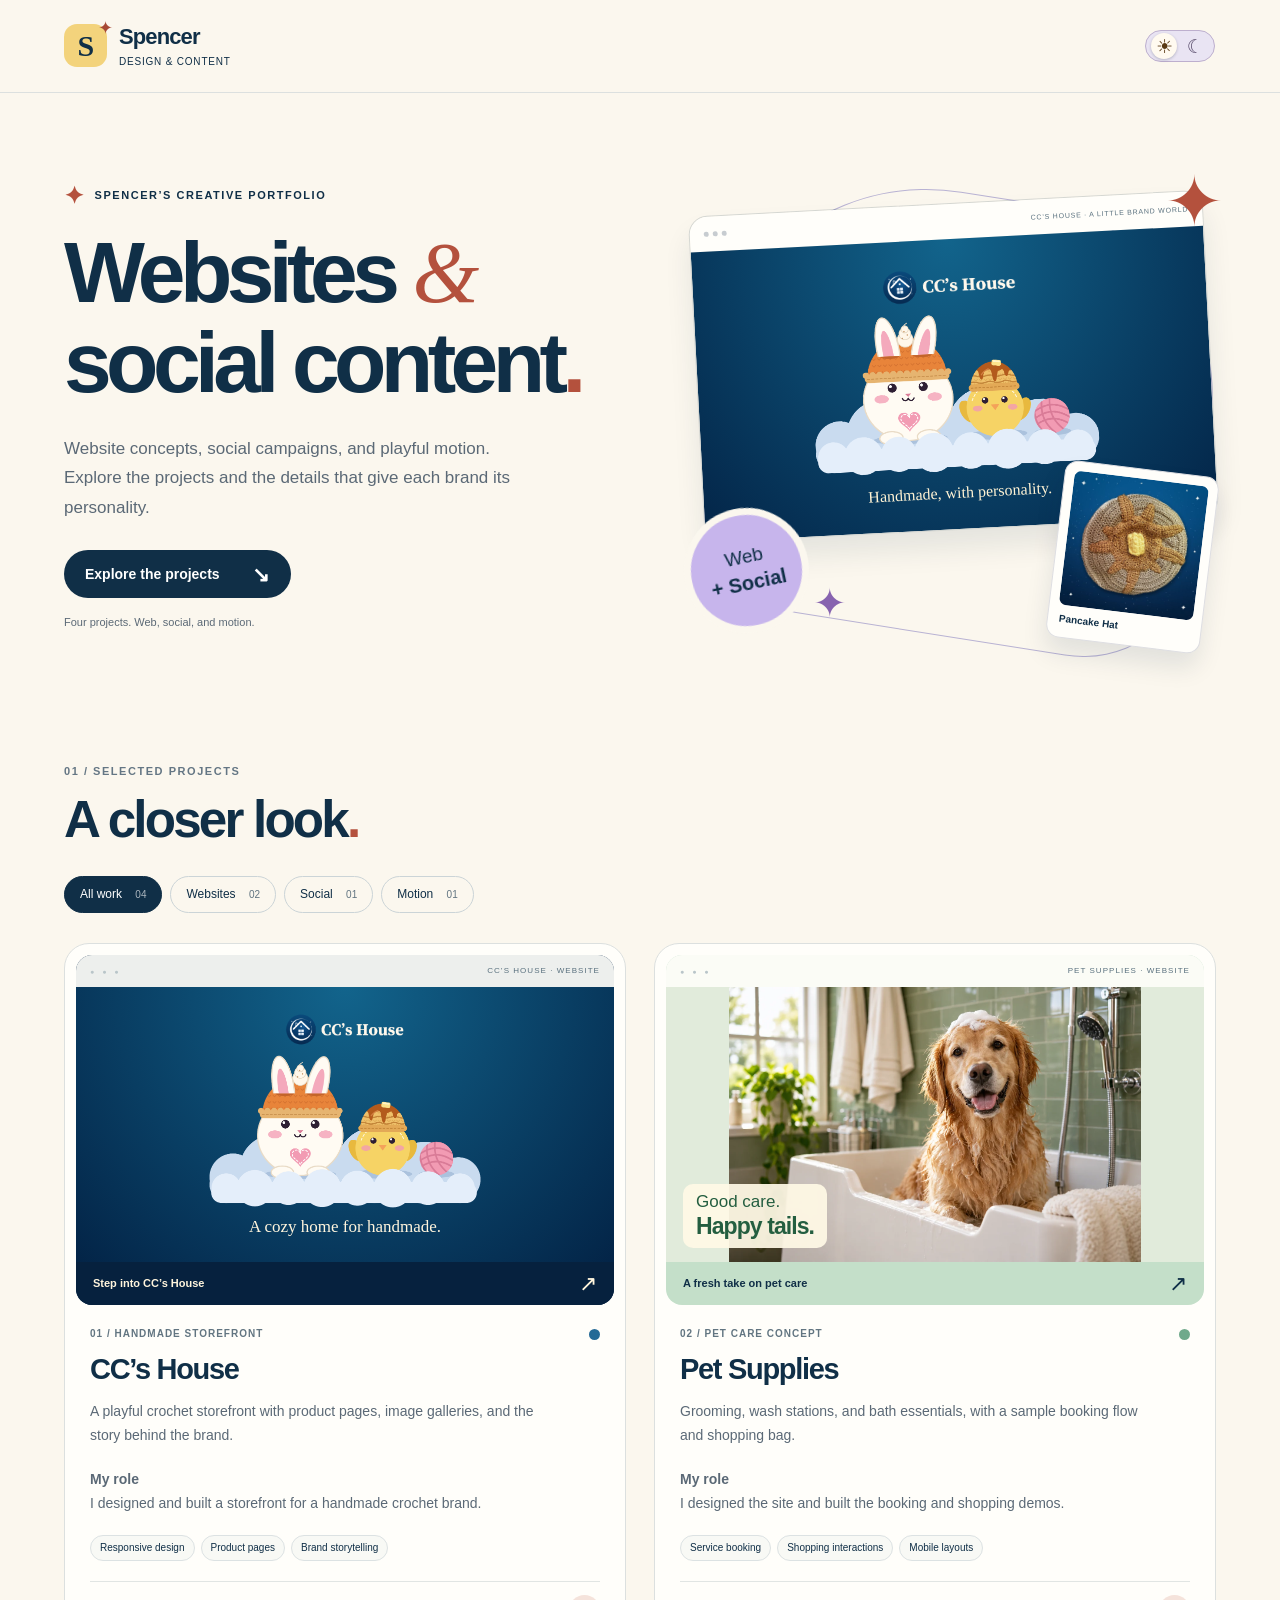
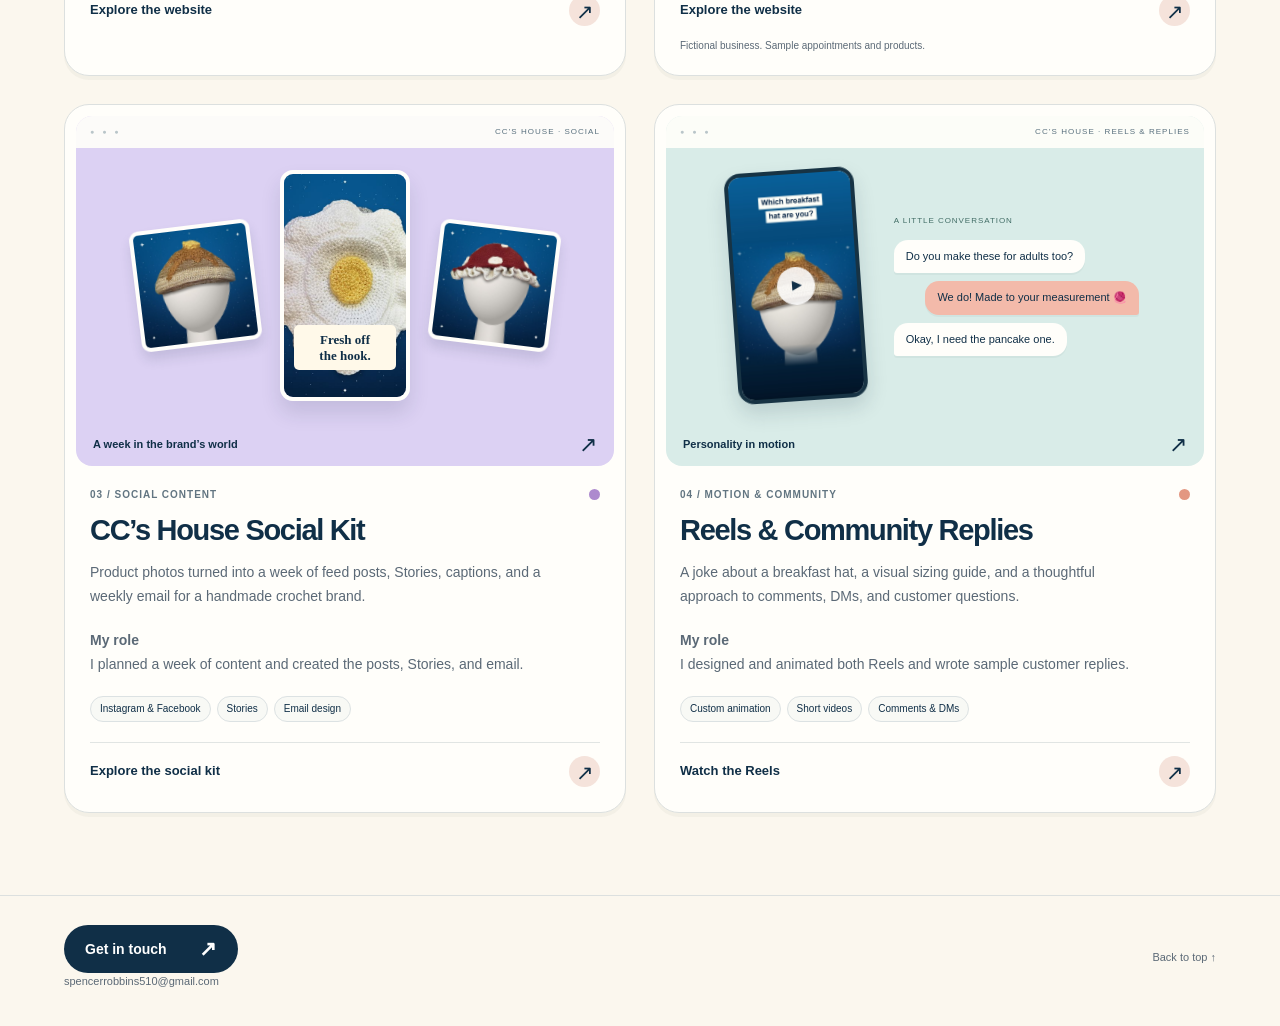
<file: index.html>
<!doctype html>
<html lang="en" data-portfolio-page="home">
<head>
  <meta charset="utf-8"><meta name="viewport" content="width=device-width, initial-scale=1">
  <title>Spencer · Websites & Social Content</title>
  <meta name="description" content="Explore Spencer’s website concepts, social content, and animated Reels for CC’s House and Pet Supplies.">
  <meta name="theme-color" content="#fbf7ee">
  <link rel="stylesheet" href="styles.css?v=layout-5">
  <script src="portfolio.js?v=color-3" defer></script>
<link rel="stylesheet" href="dark-mode.css?v=2">
<script src="theme-switch.js?v=1"></script>
</head>
<body id="top">
<a class="skip" href="#projects">Skip to projects</a>
<header class="site-header">
  <a class="brand" href="./" aria-label="Spencer, portfolio home"><span class="brand-mark" aria-hidden="true">S<span>✦</span></span><span>Spencer<small>Design & content</small></span></a>
  <div class="theme-actions"><button class="theme-switch" type="button" role="switch" aria-label="Dark mode" aria-checked="false" title="Toggle dark mode" data-theme-switch hidden><span class="theme-sun" aria-hidden="true">☀︎</span><span class="theme-moon" aria-hidden="true">☾</span></button></div>
</header>
<main>
  <section class="hero" aria-labelledby="hero-title">
    <div class="hero-copy">
      <p class="eyebrow"><span class="little-star" aria-hidden="true">✦</span> Spencer’s creative portfolio</p>
      <h1 id="hero-title">Websites <em>&</em><br>social content<span class="title-dot">.</span></h1>
      <p class="hero-lede">Website concepts, social campaigns, and playful motion. Explore the projects and the details that give each brand its personality.</p>
      <a class="button primary" href="#projects">Explore the projects <span aria-hidden="true">↘</span></a>
      <p class="hero-note">Four projects. Web, social, and motion.</p>
    </div>
    <div class="hero-art" aria-hidden="true">
      <div class="art-outline"></div>
      <div class="hero-window"><div class="window-bar"><i></i><i></i><i></i><span>CC’S HOUSE · A LITTLE BRAND WORLD</span></div><div class="hero-world"><img class="hero-logo" src="assets/ccs-logo.png" alt="" width="1465" height="400"><img class="hero-friends" src="assets/ccs-friends.png" alt="" width="1086" height="613"><span>Handmade, with personality.</span></div></div>
      <div class="hero-post"><img src="projects/ccs-house/assets/img/hats/pancake-3-sm.jpg" alt="" width="600" height="600"><span>Pancake Hat</span></div>
      <span class="hero-sticker">Web<br><b>+ Social</b></span>
      <span class="art-star star-one">✦</span><span class="art-star star-two">✦</span>
    </div>
  </section>


  <section id="projects" class="work" aria-labelledby="work-title">
    <div class="section-heading reveal"><div><p class="eyebrow">01 / Selected projects</p><h2 id="work-title">A closer look<span>.</span></h2></div></div>
    <div class="filters" role="group" aria-label="Filter projects" hidden>
      <button type="button" class="filter is-active" data-filter="all" aria-pressed="true" aria-controls="project-grid">All work <span>04</span></button>
      <button type="button" class="filter" data-filter="web" aria-pressed="false" aria-controls="project-grid">Websites <span>02</span></button>
      <button type="button" class="filter" data-filter="social" aria-pressed="false" aria-controls="project-grid">Social <span>01</span></button>
      <button type="button" class="filter" data-filter="motion" aria-pressed="false" aria-controls="project-grid">Motion <span>01</span></button>
    </div>
    <p class="sr-only" data-result-count aria-live="polite">4 projects shown.</p>
    <div id="project-grid" class="projects">
      <article class="project reveal" data-category="web">
        <a class="preview cc-preview" href="projects/ccs-house/index.html" aria-label="Explore the CC’s House website"><span class="preview-top"><span aria-hidden="true">● ● ●</span><span>CC’S HOUSE · WEBSITE</span></span><div class="cc-scene"><img class="cc-logo" src="assets/ccs-logo.png" alt="" width="1465" height="400" loading="lazy"><img class="cc-friends" src="assets/ccs-friends.png" alt="Bunny and chick artwork from CC’s House" width="1086" height="613" loading="lazy"><span>A cozy home for handmade.</span></div><span class="preview-cta">Step into CC’s House <b aria-hidden="true">↗</b></span></a>
        <div class="project-info"><p class="project-label"><span>01 / HANDMADE STOREFRONT</span><span class="color-dot blue" aria-hidden="true"></span></p><h3>CC’s House</h3><p>A playful crochet storefront with product pages, image galleries, and the story behind the brand.</p><p><strong>My role</strong><br>I designed and built a storefront for a handmade crochet brand.</p><ul class="tags" aria-label="Project skills"><li>Responsive design</li><li>Product pages</li><li>Brand storytelling</li></ul><a class="view-link" href="projects/ccs-house/index.html">Explore the website <span aria-hidden="true">↗</span></a></div>
      </article>
      <article class="project reveal" data-category="web">
        <a class="preview pet-preview" href="projects/pet-supplies/index.html" aria-label="Explore the Pet Supplies website"><span class="preview-top"><span aria-hidden="true">● ● ●</span><span>PET SUPPLIES · WEBSITE</span></span><div class="pet-scene"><img src="assets/pet-wash.webp" alt="Golden retriever in a dog wash tub" width="1400" height="933" loading="lazy"><span>Good care.<br><b>Happy tails.</b></span></div><span class="preview-cta">A fresh take on pet care <b aria-hidden="true">↗</b></span></a>
        <div class="project-info"><p class="project-label"><span>02 / PET CARE CONCEPT</span><span class="color-dot mint" aria-hidden="true"></span></p><h3>Pet Supplies</h3><p>Grooming, wash stations, and bath essentials, with a sample booking flow and shopping bag.</p><p><strong>My role</strong><br>I designed the site and built the booking and shopping demos.</p><ul class="tags" aria-label="Project skills"><li>Service booking</li><li>Shopping interactions</li><li>Mobile layouts</li></ul><a class="view-link" href="projects/pet-supplies/index.html">Explore the website <span aria-hidden="true">↗</span></a><p class="demo-note">Fictional business. Sample appointments and products.</p></div>
      </article>
      <article class="project reveal" data-category="social">
        <a class="preview social-preview" href="projects/ccs-social/index.html" aria-label="Explore CC’s House Social Kit"><span class="preview-top"><span aria-hidden="true">● ● ●</span><span>CC’S HOUSE · SOCIAL</span></span><div class="social-scene"><img class="sp-post" src="projects/ccs-house/assets/img/hats/pancake-1-sm.jpg" alt="" width="600" height="600" loading="lazy"><div class="sp-story"><img src="projects/ccs-house/assets/img/hats/egg-3-sm.jpg" alt="" width="600" height="600" loading="lazy"><span>Fresh off<br>the hook.</span></div><img class="sp-post" src="projects/ccs-house/assets/img/hats/mushroom-1-sm.jpg" alt="" width="600" height="600" loading="lazy"></div><span class="preview-cta">A week in the brand’s world <b aria-hidden="true">↗</b></span></a>
        <div class="project-info"><p class="project-label"><span>03 / SOCIAL CONTENT</span><span class="color-dot lavender" aria-hidden="true"></span></p><h3>CC’s House Social Kit</h3><p>Product photos turned into a week of feed posts, Stories, captions, and a weekly email for a handmade crochet brand.</p><p><strong>My role</strong><br>I planned a week of content and created the posts, Stories, and email.</p><ul class="tags" aria-label="Project skills"><li>Instagram & Facebook</li><li>Stories</li><li>Email design</li></ul><a class="view-link" href="projects/ccs-social/index.html">Explore the social kit <span aria-hidden="true">↗</span></a></div>
      </article>
      <article class="project reveal" data-category="motion">
        <a class="preview community-preview" href="projects/ccs-community/index.html#reels" aria-label="Explore Reels and Community Replies"><span class="preview-top"><span aria-hidden="true">● ● ●</span><span>CC’S HOUSE · REELS & REPLIES</span></span><div class="community-scene"><div class="cp-phone"><img src="projects/ccs-community/media/reel-breakfast-poster-custom.jpg" alt="" width="1080" height="1920" loading="lazy"><span class="cp-play" aria-hidden="true">▶</span></div><div class="cp-chat"><span class="chat-label">A little conversation</span><p class="cp-in">Do you make these for adults too?</p><p class="cp-out">We do! Made to your measurement 🧶</p><p class="cp-in">Okay, I need the pancake one.</p></div></div><span class="preview-cta">Personality in motion <b aria-hidden="true">↗</b></span></a>
        <div class="project-info"><p class="project-label"><span>04 / MOTION & COMMUNITY</span><span class="color-dot coral" aria-hidden="true"></span></p><h3>Reels & Community Replies</h3><p>A joke about a breakfast hat, a visual sizing guide, and a thoughtful approach to comments, DMs, and customer questions.</p><p><strong>My role</strong><br>I designed and animated both Reels and wrote sample customer replies.</p><ul class="tags" aria-label="Project skills"><li>Custom animation</li><li>Short videos</li><li>Comments & DMs</li></ul><a class="view-link" href="projects/ccs-community/index.html#reels">Watch the Reels <span aria-hidden="true">↗</span></a></div>
      </article>
    </div>
  </section>
</main>
<footer class="site-footer" id="contact">
  <div>
    <a class="button primary" href="mailto:spencerrobbins510@gmail.com">Get in touch <span aria-hidden="true">↗</span></a>
    <p>spencerrobbins510@gmail.com</p>
  </div>
  <a href="#top" data-back-top>Back to top ↑</a>
</footer>
</body>
</html>
</file>
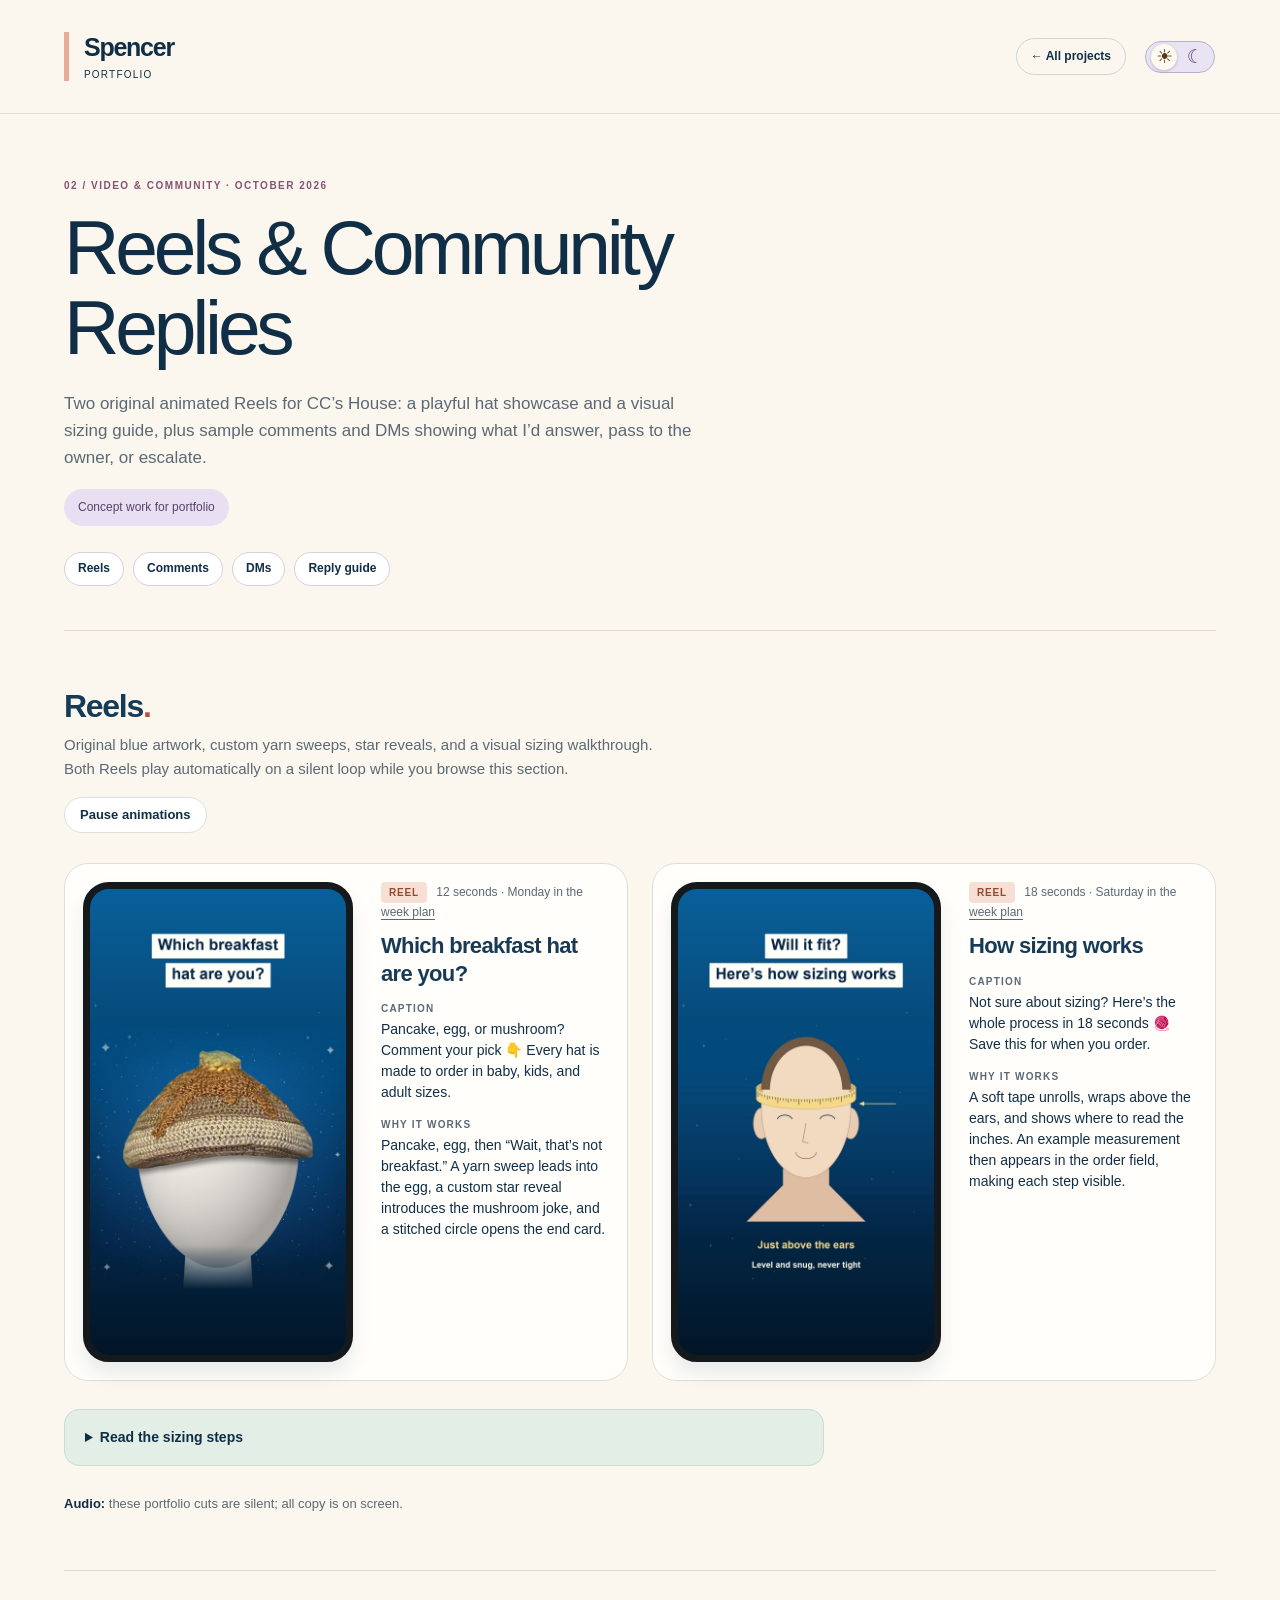
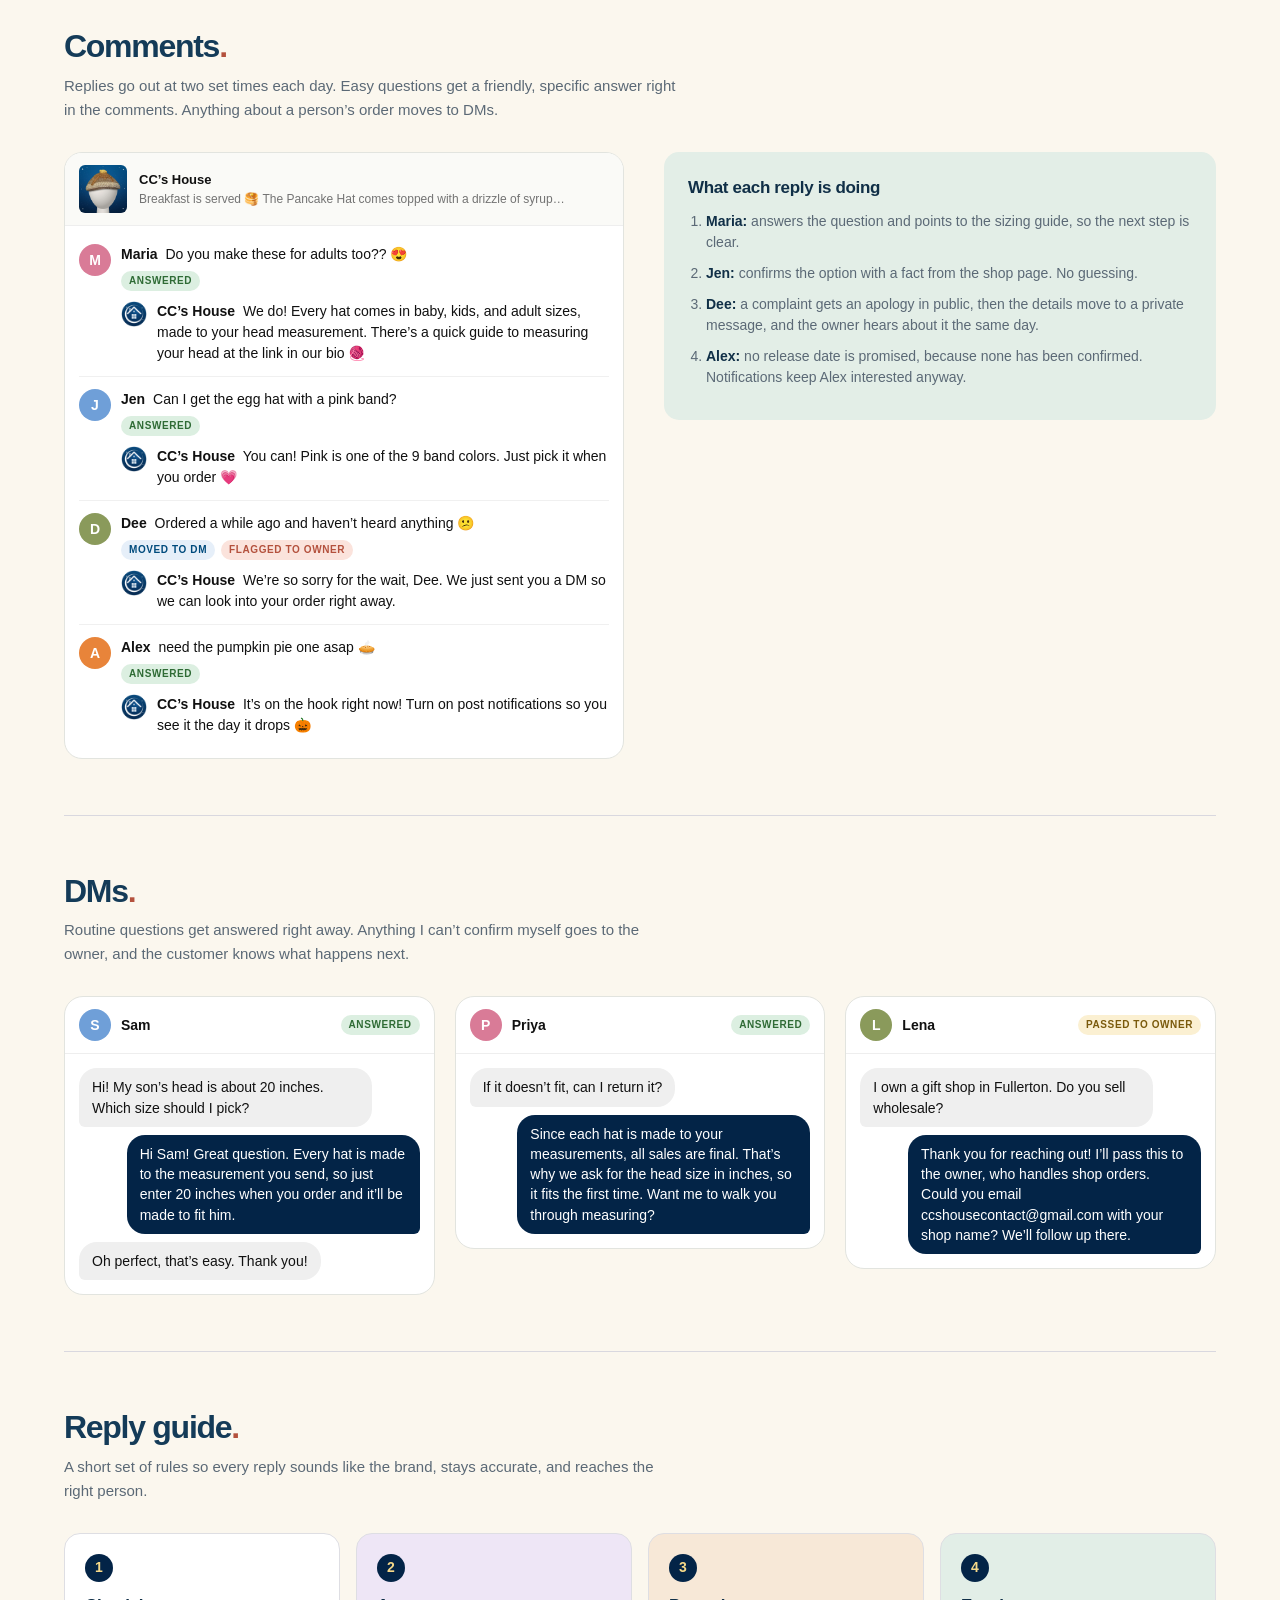
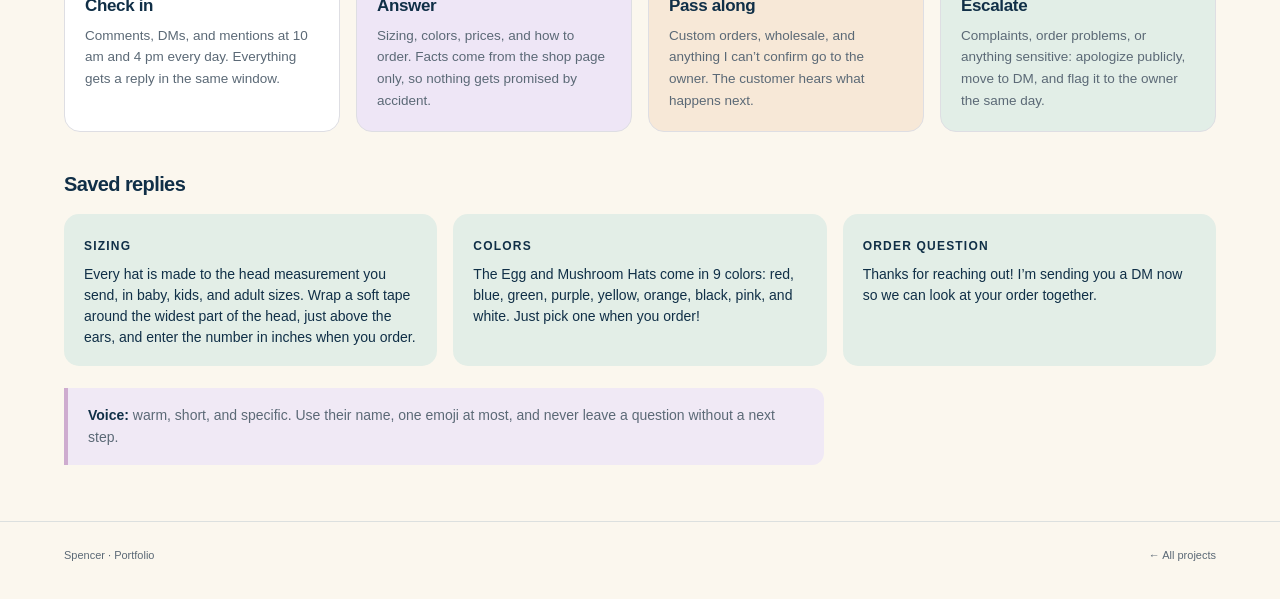
<file: projects/ccs-community/index.html>
<!doctype html>
<html lang="en" data-portfolio-page="project">
<head>
<meta charset="utf-8"><meta name="viewport" content="width=device-width, initial-scale=1">
<title>Reels & Community Replies | Spencer</title>
<meta name="description" content="Two short Reels cut from Spencer’s CC’s House product photos, plus sample comment and DM replies and a guide for when to answer, pass along, or escalate.">
<meta name="theme-color" content="#f5f3eb">
<link rel="preconnect" href="https://fonts.googleapis.com"><link rel="preconnect" href="https://fonts.gstatic.com" crossorigin>
<link href="https://fonts.googleapis.com/css2?family=Merriweather:wght@700;900&family=Nunito:wght@400;600;700;800&display=swap" rel="stylesheet">
<link rel="stylesheet" href="../ccs-social/styles.css">
<link rel="stylesheet" href="styles.css?v=color-3">
<link rel="stylesheet" href="../../portfolio-theme.css?v=color-3">
<link rel="stylesheet" href="../../dark-mode.css?v=1">
<script src="../../theme-switch.js?v=1"></script>
</head>
<body>
<a class="skip" href="#main">Skip to content</a>
<header class="top"><a class="brand" href="../../">Spencer<span>Portfolio</span></a><div class="theme-actions"><a class="back" href="../../">← All projects</a><button class="theme-switch" type="button" role="switch" aria-label="Dark mode" aria-checked="false" title="Toggle dark mode" data-theme-switch hidden><span class="theme-sun" aria-hidden="true">☀︎</span><span class="theme-moon" aria-hidden="true">☾</span></button></div></header>

<main id="main">
  <section class="intro">
    <p class="eyebrow">02 / VIDEO &amp; COMMUNITY · OCTOBER 2026</p>
    <h1>Reels &amp; Community Replies</h1>
    <p class="lede">Two original animated Reels for CC’s House: a playful hat showcase and a visual sizing guide, plus sample comments and DMs showing what I’d answer, pass to the owner, or escalate.</p>
    <p class="concept-note">Concept work for portfolio</p>
    <nav class="jump" aria-label="On this page">
      <a href="#reels">Reels</a><a href="#comments">Comments</a><a href="#dms">DMs</a><a href="#guide">Reply guide</a>
    </nav>
  </section>

  <!-- REELS -->
  <section id="reels" class="block">
    <div class="block-head">
      <h2>Reels</h2>
      <p>Original blue artwork, custom yarn sweeps, star reveals, and a visual sizing walkthrough. Both Reels play automatically on a silent loop while you browse this section.</p>
      <button class="reel-motion-toggle" type="button" data-reel-toggle>Pause animations</button>
    </div>
    <div class="reels">
      <figure class="reel-card">
        <div class="reel-phone"><video autoplay muted loop playsinline webkit-playsinline preload="none" controlslist="nofullscreen nodownload noremoteplayback" disablepictureinpicture disableremoteplayback aria-label="Which breakfast hat are you?" poster="media/reel-breakfast-poster-custom.jpg?v=color-3" width="1080" height="1920"><source data-src="media/reel-breakfast-custom.mp4?v=color-3" type="video/mp4">Your browser can’t play this video.</video></div>
        <figcaption>
          <p class="reel-meta"><span class="type reel-t">Reel</span> 12 seconds · Monday in the <a href="../ccs-social/#week">week plan</a></p>
          <h3>Which breakfast hat are you?</h3>
          <dl>
            <div><dt>Caption</dt><dd>Pancake, egg, or mushroom? Comment your pick 👇 Every hat is made to order in baby, kids, and adult sizes.</dd></div>
            <div><dt>Why it works</dt><dd>Pancake, egg, then “Wait, that’s not breakfast.” A yarn sweep leads into the egg, a custom star reveal introduces the mushroom joke, and a stitched circle opens the end card.</dd></div>
          </dl>
        </figcaption>
      </figure>
      <figure class="reel-card">
        <div class="reel-phone"><video autoplay muted loop playsinline webkit-playsinline preload="none" controlslist="nofullscreen nodownload noremoteplayback" disablepictureinpicture disableremoteplayback aria-label="How sizing works" poster="media/reel-sizing-poster-custom.jpg?v=color-3" width="1080" height="1920"><source data-src="media/reel-sizing-custom.mp4?v=color-3" type="video/mp4">Your browser can’t play this video.</video></div>
        <figcaption>
          <p class="reel-meta"><span class="type reel-t">Reel</span> 18 seconds · Saturday in the <a href="../ccs-social/#week">week plan</a></p>
          <h3>How sizing works</h3>
          <dl>
            <div><dt>Caption</dt><dd>Not sure about sizing? Here’s the whole process in 18 seconds 🧶 Save this for when you order.</dd></div>
            <div><dt>Why it works</dt><dd>A soft tape unrolls, wraps above the ears, and shows where to read the inches. An example measurement then appears in the order field, making each step visible.</dd></div>
          </dl>
        </figcaption>
      </figure>
    </div>
    <details class="sizing-transcript"><summary>Read the sizing steps</summary><ol><li>Use a soft measuring tape, or a piece of string and a ruler.</li><li>Wrap it around the widest part of your head, just above your ears. Keep it level and snug, never tight.</li><li>Read the inches where the tape ends meet.</li><li>Enter your own head measurement when ordering. The Reel uses 20 inches as an example.</li></ol></details>
    <p class="audio-note"><b>Audio:</b> these portfolio cuts are silent; all copy is on screen.</p>
  </section>

  <!-- COMMENTS -->
  <section id="comments" class="block">
    <div class="block-head">
      <h2>Comments</h2>
      <p>Replies go out at two set times each day. Easy questions get a friendly, specific answer right in the comments. Anything about a person’s order moves to DMs.</p>
    </div>
    <div class="thread-wrap">
      <div class="thread">
        <div class="thread-post"><img src="../ccs-house/assets/img/hats/pancake-1-sm.jpg" alt="" width="600" height="600"><div><b>CC’s House</b><span>Breakfast is served 🥞 The Pancake Hat comes topped with a drizzle of syrup…</span></div></div>
        <ul class="comments">
          <li>
            <div class="c"><span class="av" style="--av:#d97b97">M</span><div><p><b>Maria</b> Do you make these for adults too?? 😍</p><span class="status answered">Answered</span></div></div>
            <div class="c reply"><img class="av" src="../ccs-house/assets/img/badge-64.png" alt="" width="64" height="64"><div><p><b>CC’s House</b> We do! Every hat comes in baby, kids, and adult sizes, made to your head measurement. There’s a quick guide to measuring your head at the link in our bio 🧶</p></div></div>
          </li>
          <li>
            <div class="c"><span class="av" style="--av:#6f9fd8">J</span><div><p><b>Jen</b> Can I get the egg hat with a pink band?</p><span class="status answered">Answered</span></div></div>
            <div class="c reply"><img class="av" src="../ccs-house/assets/img/badge-64.png" alt="" width="64" height="64"><div><p><b>CC’s House</b> You can! Pink is one of the 9 band colors. Just pick it when you order 💗</p></div></div>
          </li>
          <li>
            <div class="c"><span class="av" style="--av:#8a9a5b">D</span><div><p><b>Dee</b> Ordered a while ago and haven’t heard anything 😕</p><span class="status to-dm">Moved to DM</span><span class="status escalated">Flagged to owner</span></div></div>
            <div class="c reply"><img class="av" src="../ccs-house/assets/img/badge-64.png" alt="" width="64" height="64"><div><p><b>CC’s House</b> We’re so sorry for the wait, Dee. We just sent you a DM so we can look into your order right away.</p></div></div>
          </li>
          <li>
            <div class="c"><span class="av" style="--av:#e8843a">A</span><div><p><b>Alex</b> need the pumpkin pie one asap 🥧</p><span class="status answered">Answered</span></div></div>
            <div class="c reply"><img class="av" src="../ccs-house/assets/img/badge-64.png" alt="" width="64" height="64"><div><p><b>CC’s House</b> It’s on the hook right now! Turn on post notifications so you see it the day it drops 🎃</p></div></div>
          </li>
        </ul>
      </div>
      <aside class="why">
        <h3>What each reply is doing</h3>
        <ol>
          <li><b>Maria:</b> answers the question and points to the sizing guide, so the next step is clear.</li>
          <li><b>Jen:</b> confirms the option with a fact from the shop page. No guessing.</li>
          <li><b>Dee:</b> a complaint gets an apology in public, then the details move to a private message, and the owner hears about it the same day.</li>
          <li><b>Alex:</b> no release date is promised, because none has been confirmed. Notifications keep Alex interested anyway.</li>
        </ol>
      </aside>
    </div>
  </section>

  <!-- DMS -->
  <section id="dms" class="block">
    <div class="block-head">
      <h2>DMs</h2>
      <p>Routine questions get answered right away. Anything I can’t confirm myself goes to the owner, and the customer knows what happens next.</p>
    </div>
    <div class="dms">
      <article class="dm">
        <header><span class="av" style="--av:#6f9fd8">S</span><b>Sam</b><span class="status answered">Answered</span></header>
        <div class="bubbles">
          <p class="in">Hi! My son’s head is about 20 inches. Which size should I pick?</p>
          <p class="out">Hi Sam! Great question. Every hat is made to the measurement you send, so just enter 20 inches when you order and it’ll be made to fit him.</p>
          <p class="in">Oh perfect, that’s easy. Thank you!</p>
        </div>
      </article>
      <article class="dm">
        <header><span class="av" style="--av:#d97b97">P</span><b>Priya</b><span class="status answered">Answered</span></header>
        <div class="bubbles">
          <p class="in">If it doesn’t fit, can I return it?</p>
          <p class="out">Since each hat is made to your measurements, all sales are final. That’s why we ask for the head size in inches, so it fits the first time. Want me to walk you through measuring?</p>
        </div>
      </article>
      <article class="dm">
        <header><span class="av" style="--av:#8a9a5b">L</span><b>Lena</b><span class="status routed">Passed to owner</span></header>
        <div class="bubbles">
          <p class="in">I own a gift shop in Fullerton. Do you sell wholesale?</p>
          <p class="out">Thank you for reaching out! I’ll pass this to the owner, who handles shop orders. Could you email ccshousecontact@gmail.com with your shop name? We’ll follow up there.</p>
        </div>
      </article>
    </div>
  </section>

  <!-- GUIDE -->
  <section id="guide" class="block">
    <div class="block-head">
      <h2>Reply guide</h2>
      <p>A short set of rules so every reply sounds like the brand, stays accurate, and reaches the right person.</p>
    </div>
    <div class="rules">
      <article><p class="rule-n">1</p><h3>Check in</h3><p>Comments, DMs, and mentions at 10 am and 4 pm every day. Everything gets a reply in the same window.</p></article>
      <article><p class="rule-n">2</p><h3>Answer</h3><p>Sizing, colors, prices, and how to order. Facts come from the shop page only, so nothing gets promised by accident.</p></article>
      <article><p class="rule-n">3</p><h3>Pass along</h3><p>Custom orders, wholesale, and anything I can’t confirm go to the owner. The customer hears what happens next.</p></article>
      <article><p class="rule-n">4</p><h3>Escalate</h3><p>Complaints, order problems, or anything sensitive: apologize publicly, move to DM, and flag it to the owner the same day.</p></article>
    </div>
    <h3 class="saved-title">Saved replies</h3>
    <div class="saved">
      <article><b>Sizing</b><p>Every hat is made to the head measurement you send, in baby, kids, and adult sizes. Wrap a soft tape around the widest part of the head, just above the ears, and enter the number in inches when you order.</p></article>
      <article><b>Colors</b><p>The Egg and Mushroom Hats come in 9 colors: red, blue, green, purple, yellow, orange, black, pink, and white. Just pick one when you order!</p></article>
      <article><b>Order question</b><p>Thanks for reaching out! I’m sending you a DM now so we can look at your order together.</p></article>
    </div>
    <p class="voice"><b>Voice:</b> warm, short, and specific. Use their name, one emoji at most, and never leave a question without a next step.</p>
  </section>
</main>

<footer class="bottom"><span>Spencer · Portfolio</span><a href="../../">← All projects</a></footer>
<script src="reels.js?v=color-3" defer></script>
</body>
</html>
</file>
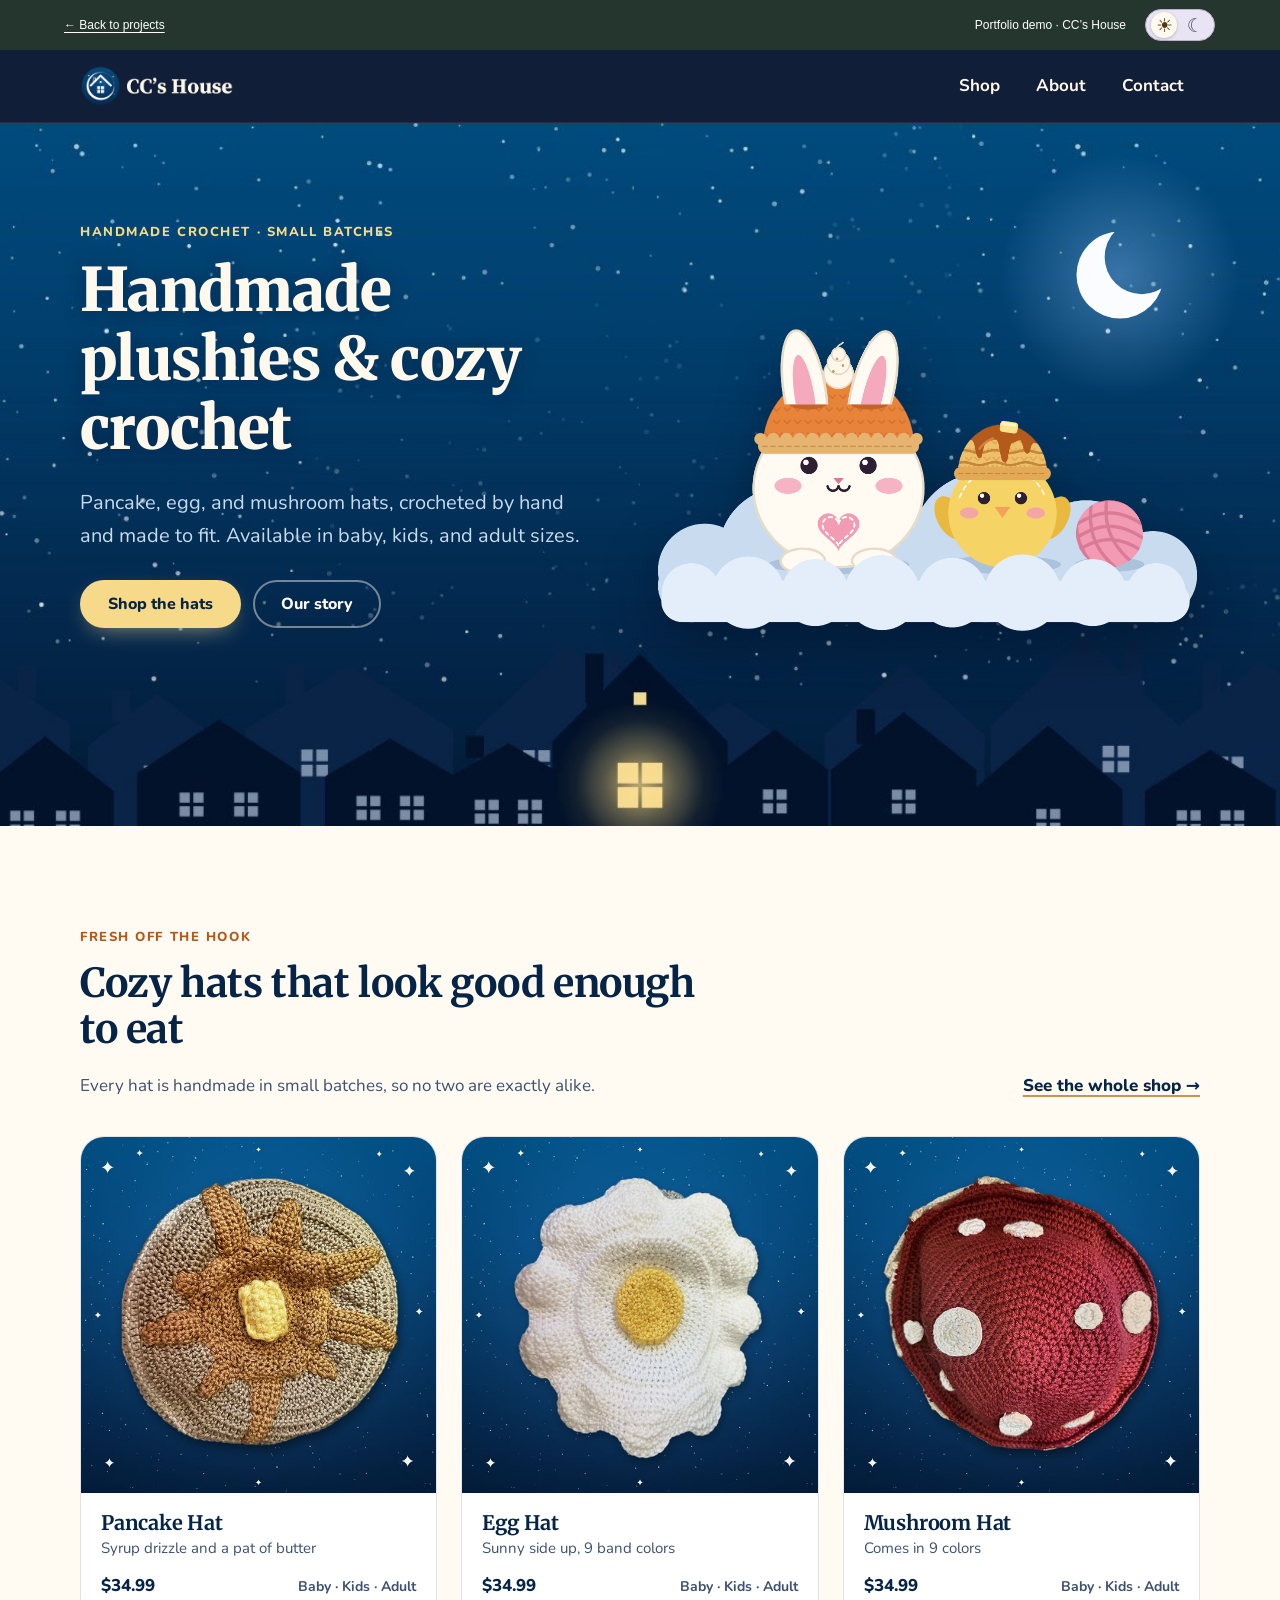
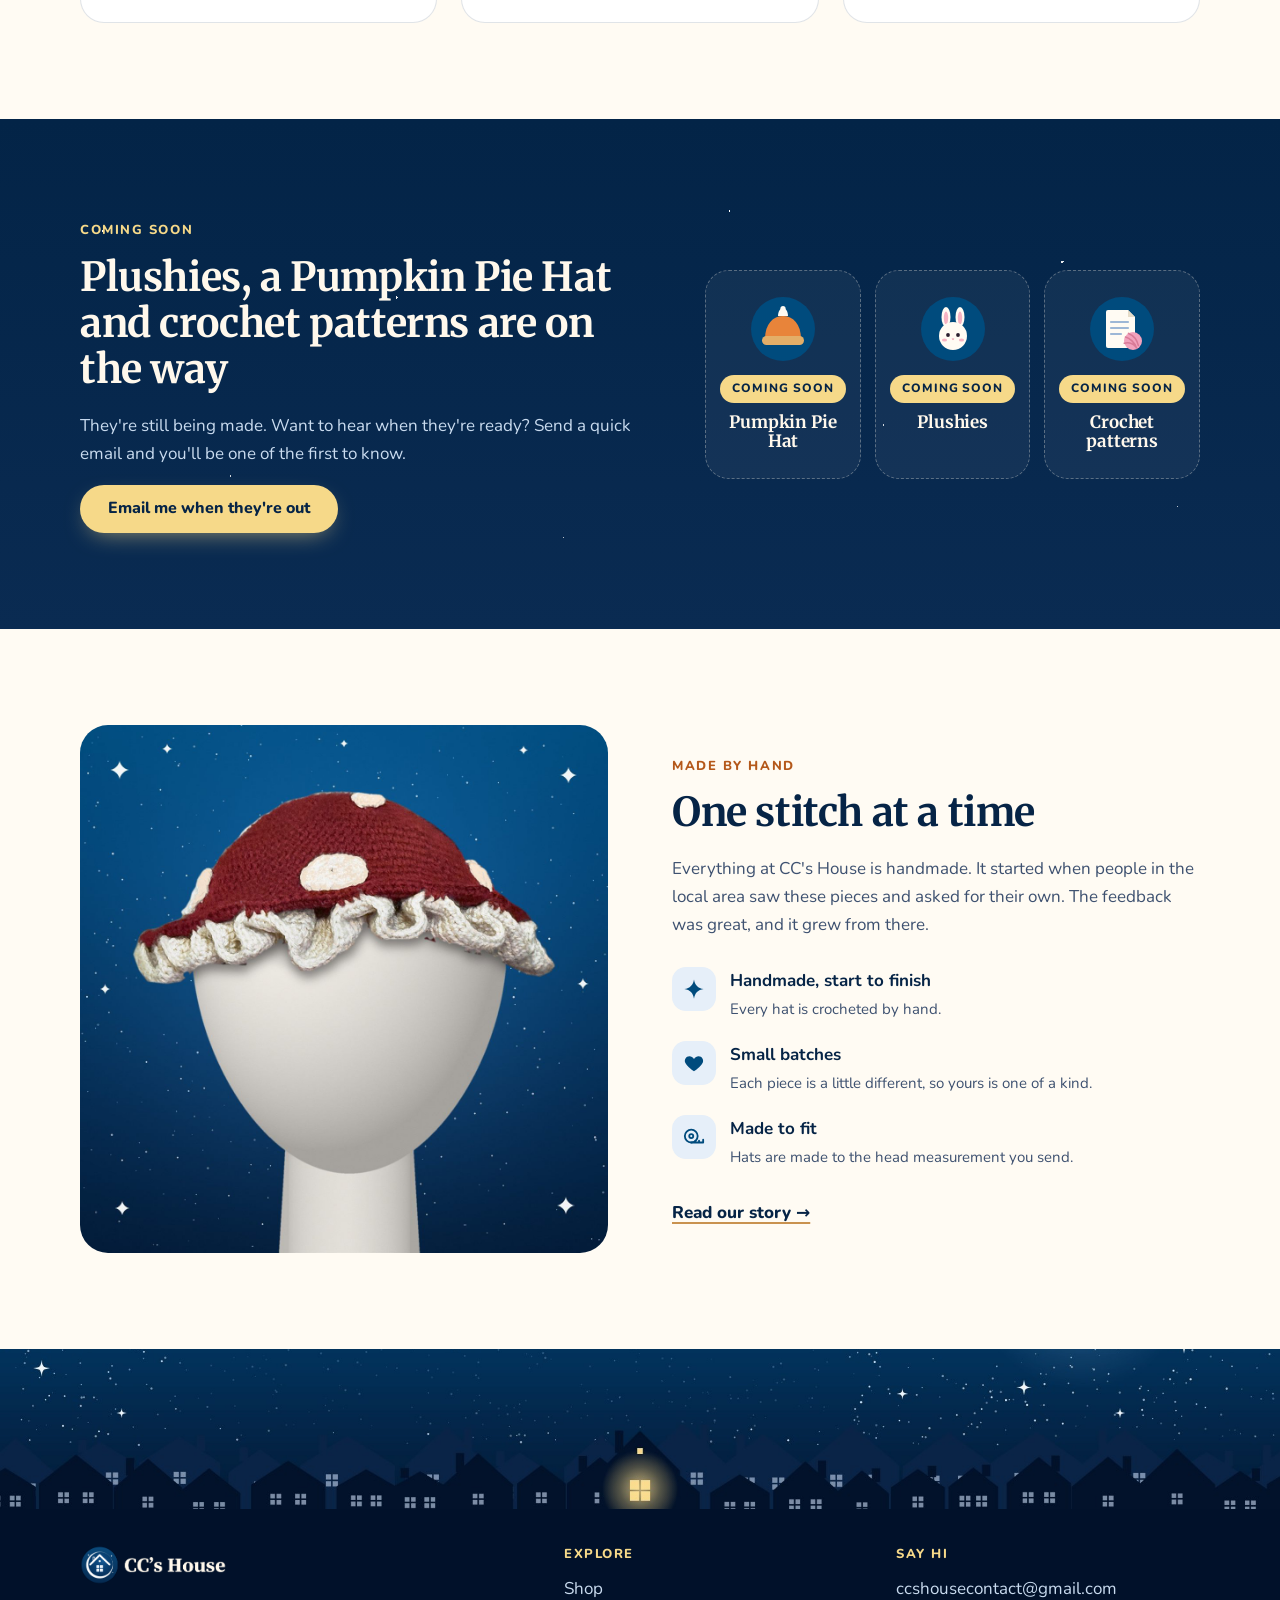
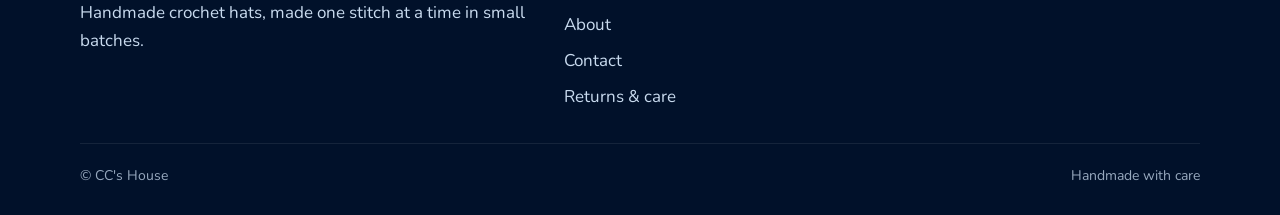
<file: projects/ccs-house/index.html>
<!doctype html>
<html lang="en" data-portfolio-page="crochet">
<head>
<meta charset="utf-8">
<meta name="viewport" content="width=device-width, initial-scale=1">
<title>CC's House | Handmade crochet hats</title>
<meta name="description" content="Handmade crochet hats in baby, kids, and adult sizes, made one stitch at a time in small batches. Pancake, egg, and mushroom hats, with plushies on the way.">
<meta name="theme-color" content="#02122B">
<meta property="og:type" content="website">
<meta property="og:site_name" content="CC's House">
<meta property="og:title" content="CC's House | Handmade crochet hats">
<meta property="og:description" content="Handmade crochet hats in baby, kids, and adult sizes, made one stitch at a time in small batches. Pancake, egg, and mushroom hats, with plushies on the way.">
<!-- Once the domain is set up, make this a full address, e.g. https://yourdomain.com/assets/img/og-image.jpg -->
<meta property="og:image" content="assets/img/og-image.jpg">
<meta name="twitter:card" content="summary_large_image">
<link rel="icon" type="image/png" href="assets/img/badge-64.png">
<link rel="apple-touch-icon" href="assets/img/apple-touch-icon.png">
<link rel="preconnect" href="https://fonts.googleapis.com">
<link rel="preconnect" href="https://fonts.gstatic.com" crossorigin>
<link rel="stylesheet" href="https://fonts.googleapis.com/css2?family=Merriweather:wght@700;900&family=Nunito:wght@400;600;700;800&display=swap">
<link rel="stylesheet" href="assets/css/style.css?v=202610081907">
<script>document.documentElement.className = 'js';</script>
<script src="assets/js/site.js?v=202610081907" defer></script>
<link rel="stylesheet" href="../../dark-mode.css?v=1">
<script src="../../theme-switch.js?v=1"></script>
</head>
<body>
<div class="portfolio-demo-bar"><a href="../../index.html">← Back to projects</a><div class="theme-actions"><span>Portfolio demo · CC’s House</span><button class="theme-switch" type="button" role="switch" aria-label="Dark mode" aria-checked="false" title="Toggle dark mode" data-theme-switch hidden><span class="theme-sun" aria-hidden="true">☀︎</span><span class="theme-moon" aria-hidden="true">☾</span></button></div></div>
<a class="skip" href="#main">Skip to content</a>
<header class="site-header">
  <div class="wrap nav-bar">
    <a class="brand" href="./"><img src="assets/img/logo-light.png" alt="CC's House home" width="1465" height="400"></a>
    <button class="nav-toggle" type="button" aria-expanded="false" aria-controls="site-nav" aria-label="Menu">
      <svg width="22" height="22" viewBox="0 0 24 24" fill="none" stroke="currentColor" stroke-width="2.2" stroke-linecap="round" aria-hidden="true"><path d="M4 7h16M4 12h16M4 17h16"/></svg>
    </button>
    <nav class="site-nav" id="site-nav" aria-label="Main">
      <ul class="nav-links">
        <li><a href="shop.html">Shop</a></li>
        <li><a href="about.html">About</a></li>
        <li><a href="contact.html">Contact</a></li>
      </ul>
    </nav>
  </div>
</header>
<main id="main">
  <section class="hero">
    <div class="wrap hero-grid">
      <div class="hero-copy">
        <span class="eyebrow">Handmade crochet · Small batches</span>
        <h1>Handmade plushies &amp; cozy crochet</h1>
        <p class="lede">Pancake, egg, and mushroom hats, crocheted by hand and made to fit. Available in baby, kids, and adult sizes.</p>
        <div class="btn-row">
          <a class="btn btn-gold" href="shop.html">Shop the hats</a>
          <a class="btn btn-ghost" href="about.html">Our story</a>
        </div>
      </div>
      <div class="hero-art">
        <svg class="hero-moon" viewBox="0 0 100 100" aria-hidden="true">
          <defs>
            <radialGradient id="moon-glow"><stop offset="0" stop-color="#7FB2E8" stop-opacity="0.45"/><stop offset="1" stop-color="#7FB2E8" stop-opacity="0"/></radialGradient>
            <mask id="moon-bite"><rect x="-60" y="-60" width="220" height="220" fill="#fff"/><circle cx="67" cy="36" r="29" fill="#000"/></mask>
          </defs>
          <circle cx="50" cy="50" r="95" fill="url(#moon-glow)"/>
          <circle cx="50" cy="50" r="34" fill="#FBFCFF" mask="url(#moon-bite)"/>
        </svg>
        <img src="assets/img/friends-cloud.png" alt="Illustration of a bunny in a pumpkin pie hat and a chick in a pancake hat, sitting on a cloud next to a ball of yarn" width="1086" height="613">
      </div>
    </div>
  </section>

  <section class="section">
    <div class="wrap">
      <div class="section-head">
        <div>
          <span class="eyebrow">Fresh off the hook</span>
          <h2>Cozy hats that look good enough to eat</h2>
          <p>Every hat is handmade in small batches, so no two are exactly alike.</p>
        </div>
        <a class="text-link" href="shop.html">See the whole shop &rarr;</a>
      </div>
      <div class="grid-products">
        <a class="card" href="pancake-hat.html">
          <img src="assets/img/hats/pancake-3-sm.jpg" alt="" width="600" height="600" loading="lazy">
          <div class="card-body">
            <h3>Pancake Hat</h3>
            <span class="meta">Syrup drizzle and a pat of butter</span>
            <div class="card-foot"><span class="price">$34.99</span><span class="sizes">Baby · Kids · Adult</span></div>
          </div>
        </a>
        <a class="card" href="egg-hat.html">
          <img src="assets/img/hats/egg-3-sm.jpg" alt="" width="600" height="600" loading="lazy">
          <div class="card-body">
            <h3>Egg Hat</h3>
            <span class="meta">Sunny side up, 9 band colors</span>
            <div class="card-foot"><span class="price">$34.99</span><span class="sizes">Baby · Kids · Adult</span></div>
          </div>
        </a>
        <a class="card" href="mushroom-hat.html">
          <img src="assets/img/hats/mushroom-3-sm.jpg" alt="" width="600" height="600" loading="lazy">
          <div class="card-body">
            <h3>Mushroom Hat</h3>
            <span class="meta">Comes in 9 colors</span>
            <div class="card-foot"><span class="price">$34.99</span><span class="sizes">Baby · Kids · Adult</span></div>
          </div>
        </a>
      </div>
    </div>
  </section>

  <section class="section band">
    <div class="wrap band-grid">
      <div>
        <span class="eyebrow">Coming soon</span>
        <h2>Plushies, a Pumpkin Pie Hat and crochet patterns are on the way</h2>
        <p>They're still being made. Want to hear when they're ready? Send a quick email and you'll be one of the first to know.</p>
        <a class="btn btn-gold" href="mailto:ccshousecontact@gmail.com?subject=Let%20me%20know%20when%20new%20things%20are%20out%20at%20CC%27s%20House">Email me when they're out</a>
      </div>
      <div class="soon-tiles">
        <div class="soon-tile"><svg class="soon-icon" viewBox="0 0 64 64" aria-hidden="true"><circle cx="32" cy="32" r="32" fill="#004B7D"/><path d="M14 42C14 27 22 19 32 19s18 8 18 23Z" fill="#E8843A"/><rect x="11" y="39" width="42" height="9" rx="4.5" fill="#E3AE68"/><path d="M27 19c0-5 2.5-8 5-8s5 3 5 8Z" fill="#FFFBF3"/><circle cx="32" cy="11.5" r="2.6" fill="#FFFBF3"/></svg><span class="tag">Coming soon</span><h3>Pumpkin Pie Hat</h3></div>
        <div class="soon-tile"><svg class="soon-icon" viewBox="0 0 64 64" aria-hidden="true"><circle cx="32" cy="32" r="32" fill="#004B7D"/><ellipse cx="25" cy="20" rx="4.5" ry="10" fill="#FFFBF3"/><ellipse cx="39" cy="20" rx="4.5" ry="10" fill="#FFFBF3"/><ellipse cx="25" cy="21" rx="2.2" ry="6.5" fill="#F6B3C3"/><ellipse cx="39" cy="21" rx="2.2" ry="6.5" fill="#F6B3C3"/><circle cx="32" cy="39" r="14" fill="#FFFBF3"/><circle cx="27" cy="38" r="1.9" fill="#2A1E2E"/><circle cx="37" cy="38" r="1.9" fill="#2A1E2E"/><ellipse cx="23.5" cy="43" rx="2.6" ry="1.6" fill="#F6B3C3"/><ellipse cx="40.5" cy="43" rx="2.6" ry="1.6" fill="#F6B3C3"/><path d="M30.6 41.6h2.8L32 43.3Z" fill="#E88FA6"/></svg><span class="tag">Coming soon</span><h3>Plushies</h3></div>
        <div class="soon-tile"><svg class="soon-icon" viewBox="0 0 64 64" aria-hidden="true"><circle cx="32" cy="32" r="32" fill="#004B7D"/><path d="M18 13h20l7 7v29a2 2 0 0 1-2 2H18a2 2 0 0 1-2-2V15a2 2 0 0 1 2-2Z" fill="#FFFBF3"/><path d="M38 13v7h7Z" fill="#E6DCC8"/><path d="M21 25h17M21 31h17M21 37h10" stroke="#9DB7D6" stroke-width="2.2" stroke-linecap="round"/><circle cx="43" cy="44" r="9" fill="#F2A2BD"/><path d="M35.5 40c4 1 9 5 11 11M38.5 36.4c5 2 8.6 6.6 9.8 12M34.3 46.2c3.4-1 8.2 0 11.4 3.4" stroke="#D97B97" stroke-width="1.6" fill="none" stroke-linecap="round"/></svg><span class="tag">Coming soon</span><h3>Crochet patterns</h3></div>
      </div>
    </div>
  </section>

  <section class="section">
    <div class="wrap split">
      <img class="rounded" src="assets/img/hats/mushroom-1.jpg" alt="Red Mushroom Hat with a ruffled edge, on a mannequin head" width="1200" height="1200" loading="lazy">
      <div>
        <span class="eyebrow">Made by hand</span>
        <h2>One stitch at a time</h2>
        <p>Everything at CC's House is handmade. It started when people in the local area saw these pieces and asked for their own. The feedback was great, and it grew from there.</p>
        <ul class="features">
          <li><span class="icon"><svg width="22" height="22" viewBox="0 0 24 24" aria-hidden="true"><path fill="currentColor" d="M12 1.5c.9 6.1 4.4 9.6 10.5 10.5-6.1.9-9.6 4.4-10.5 10.5-.9-6.1-4.4-9.6-10.5-10.5C7.6 11.1 11.1 7.6 12 1.5Z"/></svg></span><div><strong>Handmade, start to finish</strong><span>Every hat is crocheted by hand.</span></div></li>
          <li><span class="icon"><svg width="22" height="22" viewBox="0 0 24 24" aria-hidden="true"><path fill="currentColor" d="M12 21s-7.5-4.6-9.5-9.2C1 8.3 3.2 4.5 7 4.5c2.1 0 3.6 1.1 5 3 1.4-1.9 2.9-3 5-3 3.8 0 6 3.8 4.5 7.3C19.5 16.4 12 21 12 21Z"/></svg></span><div><strong>Small batches</strong><span>Each piece is a little different, so yours is one of a kind.</span></div></li>
          <li><span class="icon"><svg width="22" height="22" viewBox="0 0 24 24" fill="none" stroke="currentColor" stroke-width="2" stroke-linecap="round" stroke-linejoin="round" aria-hidden="true"><circle cx="9" cy="11" r="7"/><circle cx="9" cy="11" r="2.2"/><path d="M9 18h13v-3M13.5 18v-2M17.5 18v-2"/></svg></span><div><strong>Made to fit</strong><span>Hats are made to the head measurement you send.</span></div></li>
        </ul>
        <a class="text-link" href="about.html">Read our story &rarr;</a>
      </div>
    </div>
  </section>
</main>
<footer class="site-footer">
  <div class="footer-sky" aria-hidden="true"></div>
  <div class="footer-main">
    <div class="wrap">
      <div class="footer-grid">
        <div>
          <img src="assets/img/logo-light.png" alt="CC's House" width="1465" height="400" loading="lazy">
          <p>Handmade crochet hats, made one stitch at a time in small batches.</p>
        </div>
        <div>
          <h2>Explore</h2>
          <ul>
            <li><a href="shop.html">Shop</a></li>
            <li><a href="about.html">About</a></li>
            <li><a href="contact.html">Contact</a></li>
            <li><a href="returns.html">Returns &amp; care</a></li>
          </ul>
        </div>
        <div>
          <h2>Say hi</h2>
          <ul>
            <li><a class="footer-email" href="mailto:ccshousecontact@gmail.com">ccshousecontact@gmail.com</a></li>
          </ul>
          <!-- Social media links go here once the accounts are set up -->
        </div>
      </div>
      <div class="footer-bottom">
        <span>&copy; CC's House</span>
        <span>Handmade with care</span>
      </div>
    </div>
  </div>
</footer>
</body>
</html>
</file>
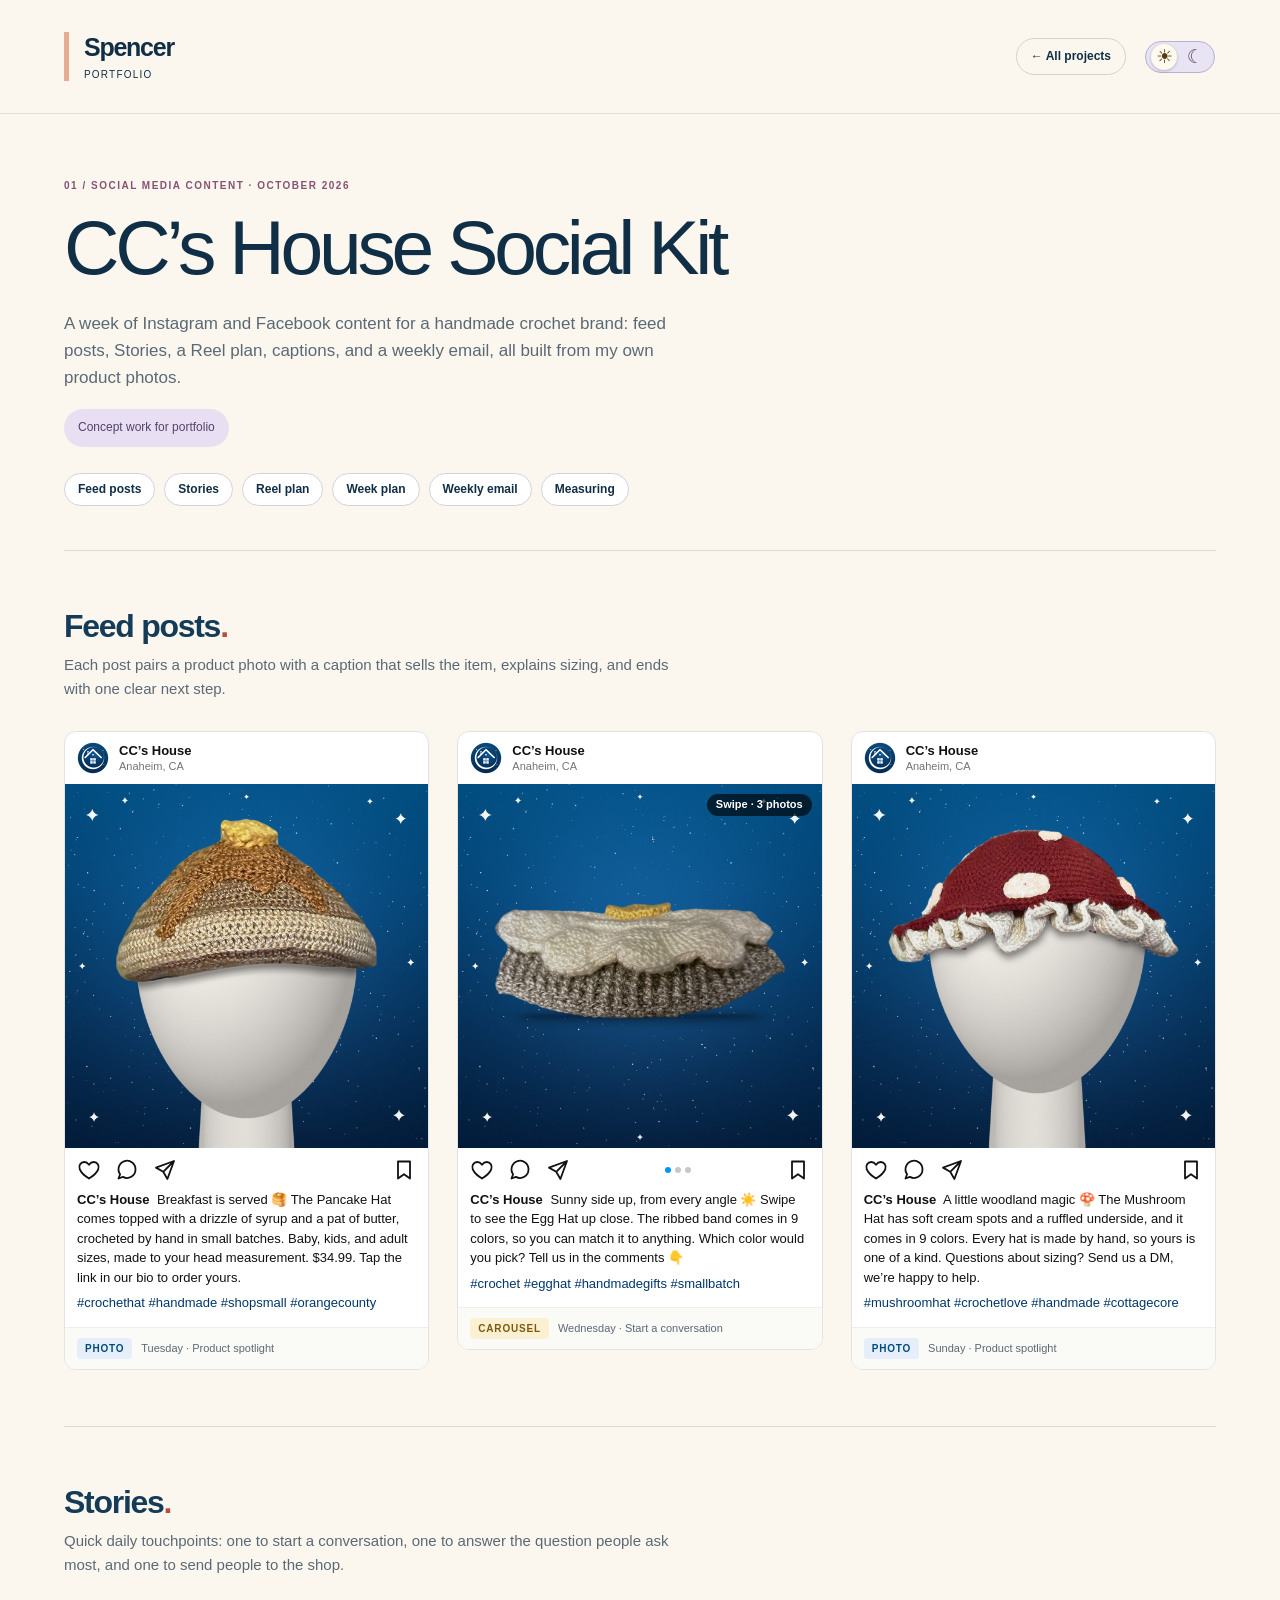
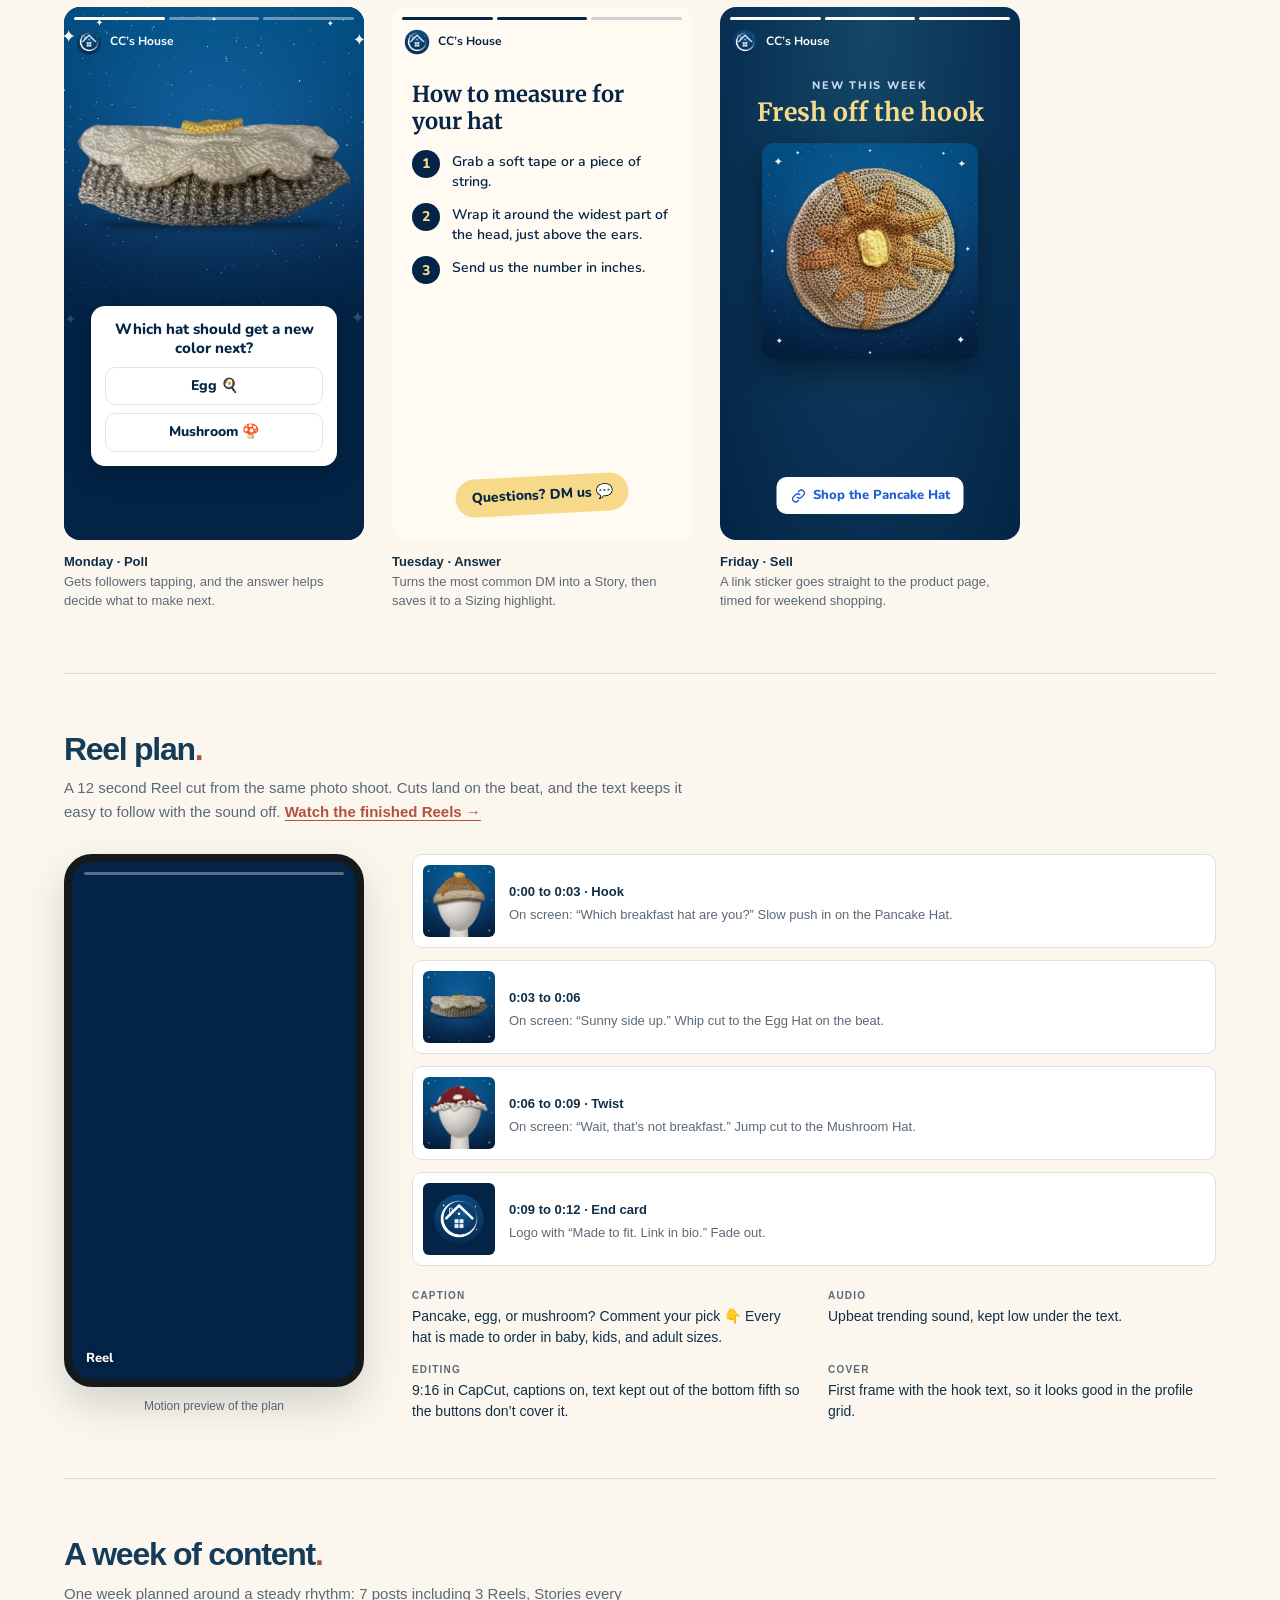
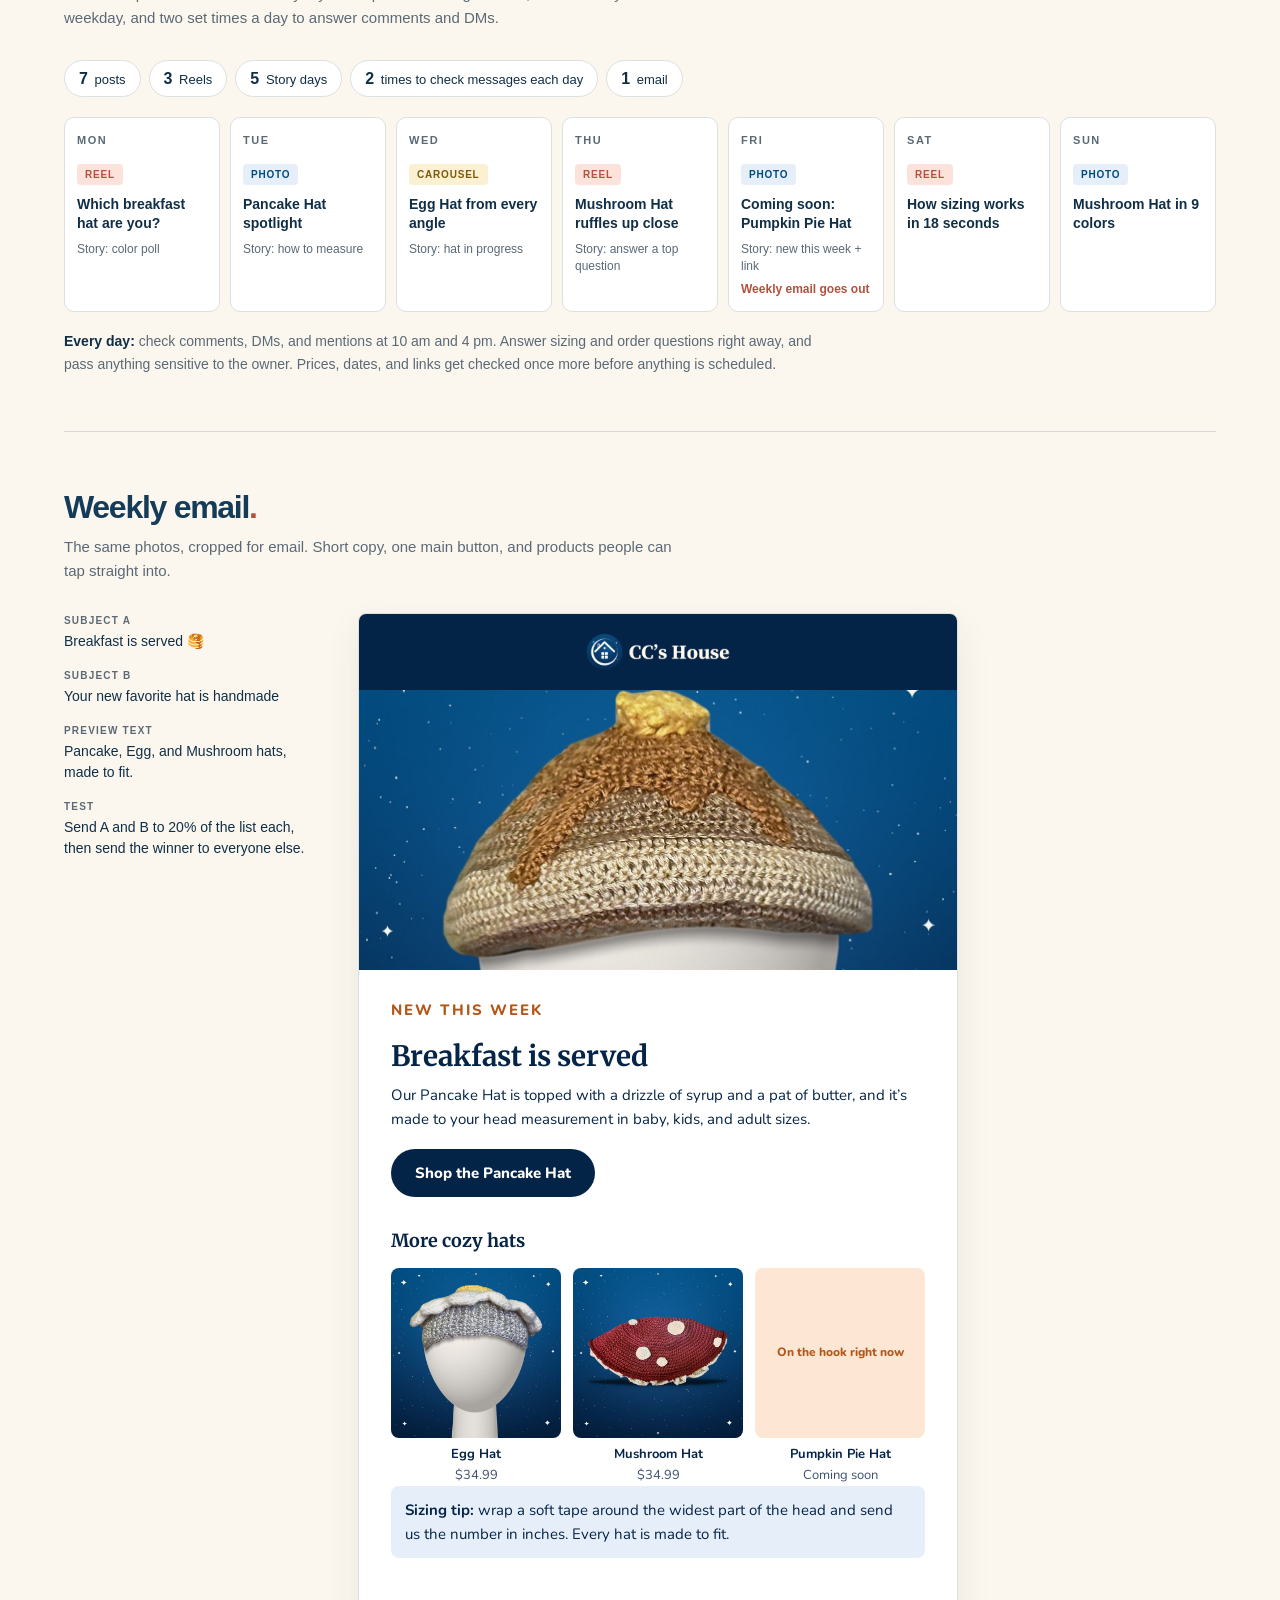
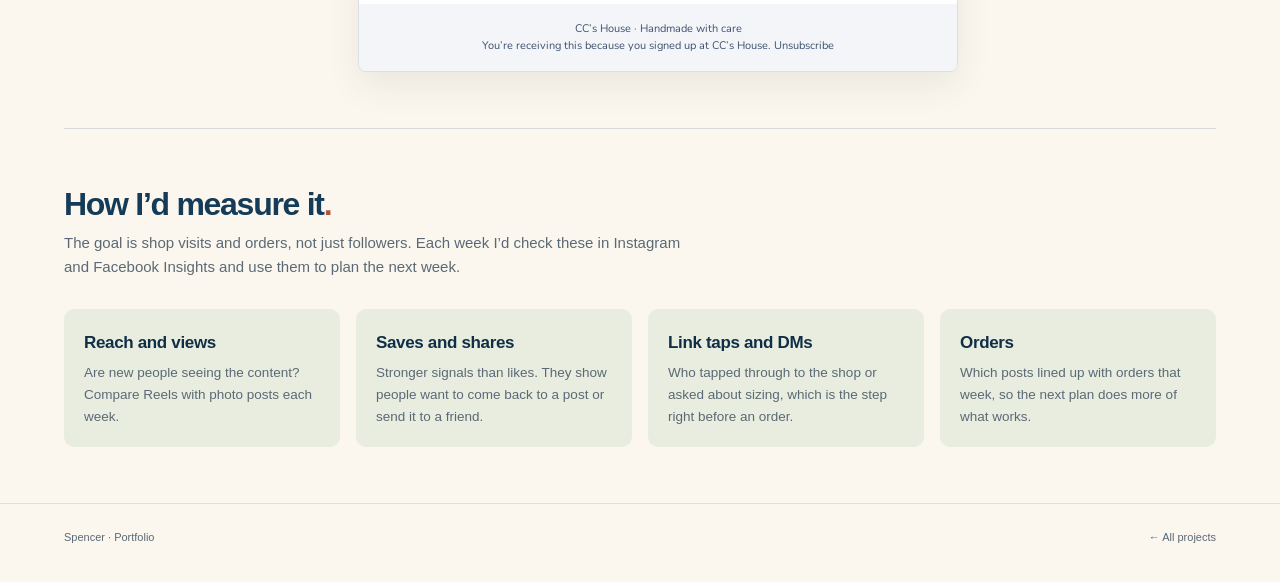
<file: projects/ccs-social/index.html>
<!doctype html>
<html lang="en" data-portfolio-page="project">
<head>
<meta charset="utf-8"><meta name="viewport" content="width=device-width, initial-scale=1">
<title>CC’s House Social Kit | Spencer</title>
<meta name="description" content="A week of Instagram and Facebook content for CC’s House, a handmade crochet brand: feed posts, Stories, a Reel plan, captions, and a weekly email, built from Spencer’s product photos.">
<meta name="theme-color" content="#f5f3eb">
<link rel="preconnect" href="https://fonts.googleapis.com"><link rel="preconnect" href="https://fonts.gstatic.com" crossorigin>
<link href="https://fonts.googleapis.com/css2?family=Merriweather:wght@700;900&family=Nunito:wght@400;600;700;800&display=swap" rel="stylesheet">
<link rel="stylesheet" href="styles.css">
<link rel="stylesheet" href="../../portfolio-theme.css?v=color-3">
<link rel="stylesheet" href="../../dark-mode.css?v=1">
<script src="../../theme-switch.js?v=1"></script>
</head>
<body>
<svg width="0" height="0" style="position:absolute" aria-hidden="true">
  <symbol id="i-heart" viewBox="0 0 24 24"><path d="M12 20.5s-7.5-4.6-9.3-9.4C1.4 7.6 3.6 4 7.2 4c2 0 3.6 1.1 4.8 2.8C13.2 5.1 14.8 4 16.8 4c3.6 0 5.8 3.6 4.5 7.1-1.8 4.8-9.3 9.4-9.3 9.4z" fill="none" stroke="currentColor" stroke-width="1.8" stroke-linejoin="round"/></symbol>
  <symbol id="i-comment" viewBox="0 0 24 24"><path d="M20.5 11.5a8.5 8.5 0 0 1-12.6 7.4L3.5 20.5l1.6-4.3A8.5 8.5 0 1 1 20.5 11.5z" fill="none" stroke="currentColor" stroke-width="1.8" stroke-linejoin="round"/></symbol>
  <symbol id="i-share" viewBox="0 0 24 24"><path d="M21 3 10.2 13.8M21 3l-6.6 18-4.2-7.2L3 9.6 21 3z" fill="none" stroke="currentColor" stroke-width="1.8" stroke-linejoin="round"/></symbol>
  <symbol id="i-save" viewBox="0 0 24 24"><path d="M6 3.5h12v17l-6-4.3-6 4.3z" fill="none" stroke="currentColor" stroke-width="1.8" stroke-linejoin="round"/></symbol>
  <symbol id="i-link" viewBox="0 0 24 24"><path d="M10 14a4.5 4.5 0 0 0 6.4 0l3-3a4.5 4.5 0 0 0-6.4-6.4l-1.2 1.2M14 10a4.5 4.5 0 0 0-6.4 0l-3 3a4.5 4.5 0 0 0 6.4 6.4l1.2-1.2" fill="none" stroke="currentColor" stroke-width="2" stroke-linecap="round"/></symbol>
</svg>

<a class="skip" href="#main">Skip to content</a>
<header class="top"><a class="brand" href="../../">Spencer<span>Portfolio</span></a><div class="theme-actions"><a class="back" href="../../">← All projects</a><button class="theme-switch" type="button" role="switch" aria-label="Dark mode" aria-checked="false" title="Toggle dark mode" data-theme-switch hidden><span class="theme-sun" aria-hidden="true">☀︎</span><span class="theme-moon" aria-hidden="true">☾</span></button></div></header>

<main id="main">
  <section class="intro">
    <p class="eyebrow">01 / SOCIAL MEDIA CONTENT · OCTOBER 2026</p>
    <h1>CC’s House Social Kit</h1>
    <p class="lede">A week of Instagram and Facebook content for a handmade crochet brand: feed posts, Stories, a Reel plan, captions, and a weekly email, all built from my own product photos.</p>
    <p class="concept-note">Concept work for portfolio</p>
    <nav class="jump" aria-label="On this page">
      <a href="#posts">Feed posts</a><a href="#stories">Stories</a><a href="#reel">Reel plan</a><a href="#week">Week plan</a><a href="#email">Weekly email</a><a href="#measure">Measuring</a>
    </nav>
  </section>

  <!-- FEED POSTS -->
  <section id="posts" class="block">
    <div class="block-head">
      <h2>Feed posts</h2>
      <p>Each post pairs a product photo with a caption that sells the item, explains sizing, and ends with one clear next step.</p>
    </div>
    <div class="posts">
      <figure class="ig">
        <div class="ig-head"><img src="../ccs-house/assets/img/badge-64.png" alt="" width="64" height="64"><div><strong>CC’s House</strong><span>Anaheim, CA</span></div></div>
        <div class="ig-media"><img src="../ccs-house/assets/img/hats/pancake-1.jpg" alt="Crochet Pancake Hat with a syrup drizzle and butter pat, shown on a white mannequin head against a starry navy background" width="1200" height="1200" loading="lazy"></div>
        <div class="ig-actions" aria-hidden="true"><svg><use href="#i-heart"/></svg><svg><use href="#i-comment"/></svg><svg><use href="#i-share"/></svg><svg class="save"><use href="#i-save"/></svg></div>
        <figcaption class="ig-caption"><strong>CC’s House</strong> Breakfast is served 🥞 The Pancake Hat comes topped with a drizzle of syrup and a pat of butter, crocheted by hand in small batches. Baby, kids, and adult sizes, made to your head measurement. $34.99. Tap the link in our bio to order yours.<span class="tags-line">#crochethat #handmade #shopsmall #orangecounty</span></figcaption>
        <p class="ig-label"><span class="type photo">Photo</span> Tuesday · Product spotlight</p>
      </figure>

      <figure class="ig">
        <div class="ig-head"><img src="../ccs-house/assets/img/badge-64.png" alt="" width="64" height="64"><div><strong>CC’s House</strong><span>Anaheim, CA</span></div></div>
        <div class="ig-media carousel">
          <div class="track" tabindex="0" role="region" aria-label="Egg Hat carousel, scroll sideways for 3 photos">
            <img src="../ccs-house/assets/img/hats/egg-1.jpg" alt="Crochet Egg Hat from the side, with a wavy white egg and yellow yolk over a gray ribbed band" width="1200" height="1200" loading="lazy">
            <img src="../ccs-house/assets/img/hats/egg-3.jpg" alt="Egg Hat seen from the top, showing the round yellow yolk" width="1200" height="1200" loading="lazy">
            <img src="../ccs-house/assets/img/hats/egg-2.jpg" alt="Another angle of the Egg Hat" width="1200" height="1200" loading="lazy">
          </div>
          <span class="count" aria-hidden="true">Swipe · 3 photos</span>
        </div>
        <div class="ig-actions" aria-hidden="true"><svg><use href="#i-heart"/></svg><svg><use href="#i-comment"/></svg><svg><use href="#i-share"/></svg><span class="dots"><i class="on"></i><i></i><i></i></span><svg class="save"><use href="#i-save"/></svg></div>
        <figcaption class="ig-caption"><strong>CC’s House</strong> Sunny side up, from every angle ☀️ Swipe to see the Egg Hat up close. The ribbed band comes in 9 colors, so you can match it to anything. Which color would you pick? Tell us in the comments 👇<span class="tags-line">#crochet #egghat #handmadegifts #smallbatch</span></figcaption>
        <p class="ig-label"><span class="type carousel-t">Carousel</span> Wednesday · Start a conversation</p>
      </figure>

      <figure class="ig">
        <div class="ig-head"><img src="../ccs-house/assets/img/badge-64.png" alt="" width="64" height="64"><div><strong>CC’s House</strong><span>Anaheim, CA</span></div></div>
        <div class="ig-media"><img src="../ccs-house/assets/img/hats/mushroom-1.jpg" alt="Red crochet Mushroom Hat with cream spots and a ruffled underside on a mannequin head" width="1200" height="1200" loading="lazy"></div>
        <div class="ig-actions" aria-hidden="true"><svg><use href="#i-heart"/></svg><svg><use href="#i-comment"/></svg><svg><use href="#i-share"/></svg><svg class="save"><use href="#i-save"/></svg></div>
        <figcaption class="ig-caption"><strong>CC’s House</strong> A little woodland magic 🍄 The Mushroom Hat has soft cream spots and a ruffled underside, and it comes in 9 colors. Every hat is made by hand, so yours is one of a kind. Questions about sizing? Send us a DM, we’re happy to help.<span class="tags-line">#mushroomhat #crochetlove #handmade #cottagecore</span></figcaption>
        <p class="ig-label"><span class="type photo">Photo</span> Sunday · Product spotlight</p>
      </figure>
    </div>
  </section>

  <!-- STORIES -->
  <section id="stories" class="block">
    <div class="block-head">
      <h2>Stories</h2>
      <p>Quick daily touchpoints: one to start a conversation, one to answer the question people ask most, and one to send people to the shop.</p>
    </div>
    <div class="stories">
      <figure>
        <div class="story story-photo">
          <img class="story-bg" src="../ccs-house/assets/img/hats/egg-1.jpg" alt="" width="1200" height="1200" loading="lazy">
          <div class="story-bars" aria-hidden="true"><i class="full"></i><i></i><i></i></div>
          <div class="story-head"><img src="../ccs-house/assets/img/badge-64.png" alt="" width="64" height="64"><strong>CC’s House</strong></div>
          <div class="poll">
            <p>Which hat should get a new color next?</p>
            <span>Egg 🍳</span><span>Mushroom 🍄</span>
          </div>
        </div>
        <figcaption><strong>Monday · Poll</strong> Gets followers tapping, and the answer helps decide what to make next.</figcaption>
      </figure>

      <figure>
        <div class="story story-tips">
          <div class="story-bars" aria-hidden="true"><i class="full"></i><i class="full"></i><i></i></div>
          <div class="story-head"><img src="../ccs-house/assets/img/badge-64.png" alt="" width="64" height="64"><strong>CC’s House</strong></div>
          <h3>How to measure for your hat</h3>
          <ol>
            <li>Grab a soft tape or a piece of string.</li>
            <li>Wrap it around the widest part of the head, just above the ears.</li>
            <li>Send us the number in inches.</li>
          </ol>
          <span class="sticker">Questions? DM us 💬</span>
        </div>
        <figcaption><strong>Tuesday · Answer</strong> Turns the most common DM into a Story, then saves it to a Sizing highlight.</figcaption>
      </figure>

      <figure>
        <div class="story story-new">
          <div class="story-bars" aria-hidden="true"><i class="full"></i><i class="full"></i><i class="full"></i></div>
          <div class="story-head"><img src="../ccs-house/assets/img/badge-64.png" alt="" width="64" height="64"><strong>CC’s House</strong></div>
          <p class="story-kicker">New this week</p>
          <h3>Fresh off the hook</h3>
          <img class="story-product" src="../ccs-house/assets/img/hats/pancake-3.jpg" alt="Top view of the Pancake Hat with butter and syrup" width="1200" height="1200" loading="lazy">
          <span class="link-sticker"><svg aria-hidden="true"><use href="#i-link"/></svg>Shop the Pancake Hat</span>
        </div>
        <figcaption><strong>Friday · Sell</strong> A link sticker goes straight to the product page, timed for weekend shopping.</figcaption>
      </figure>
    </div>
  </section>

  <!-- REEL -->
  <section id="reel" class="block">
    <div class="block-head">
      <h2>Reel plan</h2>
      <p>A 12 second Reel cut from the same photo shoot. Cuts land on the beat, and the text keeps it easy to follow with the sound off. <a class="inline-link" href="../ccs-community/#reels">Watch the finished Reels →</a></p>
    </div>
    <div class="reel">
      <figure class="phone" aria-label="Motion preview of the Reel plan">
        <div class="reel-screen">
          <div class="reel-frame f1"><img src="../ccs-house/assets/img/hats/pancake-1.jpg" alt="" width="1200" height="1200"><span>Which breakfast hat are you?</span></div>
          <div class="reel-frame f2"><img src="../ccs-house/assets/img/hats/egg-1.jpg" alt="" width="1200" height="1200"><span>Sunny side up 🍳</span></div>
          <div class="reel-frame f3"><img src="../ccs-house/assets/img/hats/mushroom-1.jpg" alt="" width="1200" height="1200"><span>Wait, that’s not breakfast 🍄</span></div>
          <div class="reel-frame f4 end"><img src="../ccs-house/assets/img/badge-192.png" alt="" width="192" height="192"><span>Made to fit.<br>Link in bio.</span></div>
          <div class="reel-progress" aria-hidden="true"><i></i></div>
          <p class="reel-tag">Reel</p>
        </div>
        <figcaption>Motion preview of the plan</figcaption>
      </figure>

      <div class="storyboard">
        <ol class="shots">
          <li><img src="../ccs-house/assets/img/hats/pancake-1-sm.jpg" alt="" width="600" height="600" loading="lazy"><div><b>0:00 to 0:03 · Hook</b><p>On screen: “Which breakfast hat are you?” Slow push in on the Pancake Hat.</p></div></li>
          <li><img src="../ccs-house/assets/img/hats/egg-1-sm.jpg" alt="" width="600" height="600" loading="lazy"><div><b>0:03 to 0:06</b><p>On screen: “Sunny side up.” Whip cut to the Egg Hat on the beat.</p></div></li>
          <li><img src="../ccs-house/assets/img/hats/mushroom-1-sm.jpg" alt="" width="600" height="600" loading="lazy"><div><b>0:06 to 0:09 · Twist</b><p>On screen: “Wait, that’s not breakfast.” Jump cut to the Mushroom Hat.</p></div></li>
          <li><img class="badge" src="../ccs-house/assets/img/badge-192.png" alt="" width="192" height="192" loading="lazy"><div><b>0:09 to 0:12 · End card</b><p>Logo with “Made to fit. Link in bio.” Fade out.</p></div></li>
        </ol>
        <dl class="reel-notes">
          <div><dt>Caption</dt><dd>Pancake, egg, or mushroom? Comment your pick 👇 Every hat is made to order in baby, kids, and adult sizes.</dd></div>
          <div><dt>Audio</dt><dd>Upbeat trending sound, kept low under the text.</dd></div>
          <div><dt>Editing</dt><dd>9:16 in CapCut, captions on, text kept out of the bottom fifth so the buttons don’t cover it.</dd></div>
          <div><dt>Cover</dt><dd>First frame with the hook text, so it looks good in the profile grid.</dd></div>
        </dl>
      </div>
    </div>
  </section>

  <!-- WEEK PLAN -->
  <section id="week" class="block">
    <div class="block-head">
      <h2>A week of content</h2>
      <p>One week planned around a steady rhythm: 7 posts including 3 Reels, Stories every weekday, and two set times a day to answer comments and DMs.</p>
    </div>
    <ul class="totals" aria-label="Weekly totals">
      <li><b>7</b> posts</li><li><b>3</b> Reels</li><li><b>5</b> Story days</li><li><b>2</b> times to check messages each day</li><li><b>1</b> email</li>
    </ul>
    <ol class="week">
      <li><p class="day">Mon</p><span class="type reel-t">Reel</span><p class="what">Which breakfast hat are you?</p><p class="story-line">Story: color poll</p></li>
      <li><p class="day">Tue</p><span class="type photo">Photo</span><p class="what">Pancake Hat spotlight</p><p class="story-line">Story: how to measure</p></li>
      <li><p class="day">Wed</p><span class="type carousel-t">Carousel</span><p class="what">Egg Hat from every angle</p><p class="story-line">Story: hat in progress</p></li>
      <li><p class="day">Thu</p><span class="type reel-t">Reel</span><p class="what">Mushroom Hat ruffles up close</p><p class="story-line">Story: answer a top question</p></li>
      <li><p class="day">Fri</p><span class="type photo">Photo</span><p class="what">Coming soon: Pumpkin Pie Hat</p><p class="story-line">Story: new this week + link</p><p class="email-line">Weekly email goes out</p></li>
      <li><p class="day">Sat</p><span class="type reel-t">Reel</span><p class="what">How sizing works in 18 seconds</p></li>
      <li><p class="day">Sun</p><span class="type photo">Photo</span><p class="what">Mushroom Hat in 9 colors</p></li>
    </ol>
    <p class="week-note"><b>Every day:</b> check comments, DMs, and mentions at 10 am and 4 pm. Answer sizing and order questions right away, and pass anything sensitive to the owner. Prices, dates, and links get checked once more before anything is scheduled.</p>
  </section>

  <!-- EMAIL -->
  <section id="email" class="block">
    <div class="block-head">
      <h2>Weekly email</h2>
      <p>The same photos, cropped for email. Short copy, one main button, and products people can tap straight into.</p>
    </div>
    <div class="email-wrap">
      <dl class="email-meta">
        <div><dt>Subject A</dt><dd>Breakfast is served 🥞</dd></div>
        <div><dt>Subject B</dt><dd>Your new favorite hat is handmade</dd></div>
        <div><dt>Preview text</dt><dd>Pancake, Egg, and Mushroom hats, made to fit.</dd></div>
        <div><dt>Test</dt><dd>Send A and B to 20% of the list each, then send the winner to everyone else.</dd></div>
      </dl>
      <article class="email" aria-label="Sample weekly email">
        <div class="email-top"><img src="../ccs-house/assets/img/logo-light.png" alt="CC’s House" width="1465" height="400"></div>
        <img class="email-hero" src="../ccs-house/assets/img/hats/pancake-1.jpg" alt="Pancake Hat on a mannequin head" width="1200" height="1200" loading="lazy">
        <div class="email-body">
          <p class="email-kicker">New this week</p>
          <h3>Breakfast is served</h3>
          <p>Our Pancake Hat is topped with a drizzle of syrup and a pat of butter, and it’s made to your head measurement in baby, kids, and adult sizes.</p>
          <span class="email-btn">Shop the Pancake Hat</span>
          <h4>More cozy hats</h4>
          <div class="email-grid">
            <div><img src="../ccs-house/assets/img/hats/egg-2-sm.jpg" alt="Egg Hat" width="600" height="600" loading="lazy"><b>Egg Hat</b><span>$34.99</span></div>
            <div><img src="../ccs-house/assets/img/hats/mushroom-2-sm.jpg" alt="Mushroom Hat" width="600" height="600" loading="lazy"><b>Mushroom Hat</b><span>$34.99</span></div>
            <div><div class="soon">On the hook right now</div><b>Pumpkin Pie Hat</b><span>Coming soon</span></div>
          </div>
          <p class="email-tip"><b>Sizing tip:</b> wrap a soft tape around the widest part of the head and send us the number in inches. Every hat is made to fit.</p>
        </div>
        <div class="email-foot">CC’s House · Handmade with care<br>You’re receiving this because you signed up at CC’s House. Unsubscribe</div>
      </article>
    </div>
  </section>

  <!-- MEASURING -->
  <section id="measure" class="block">
    <div class="block-head">
      <h2>How I’d measure it</h2>
      <p>The goal is shop visits and orders, not just followers. Each week I’d check these in Instagram and Facebook Insights and use them to plan the next week.</p>
    </div>
    <div class="measure">
      <article><h3>Reach and views</h3><p>Are new people seeing the content? Compare Reels with photo posts each week.</p></article>
      <article><h3>Saves and shares</h3><p>Stronger signals than likes. They show people want to come back to a post or send it to a friend.</p></article>
      <article><h3>Link taps and DMs</h3><p>Who tapped through to the shop or asked about sizing, which is the step right before an order.</p></article>
      <article><h3>Orders</h3><p>Which posts lined up with orders that week, so the next plan does more of what works.</p></article>
    </div>
  </section>
</main>

<footer class="bottom"><span>Spencer · Portfolio</span><a href="../../">← All projects</a></footer>
</body>
</html>
</file>
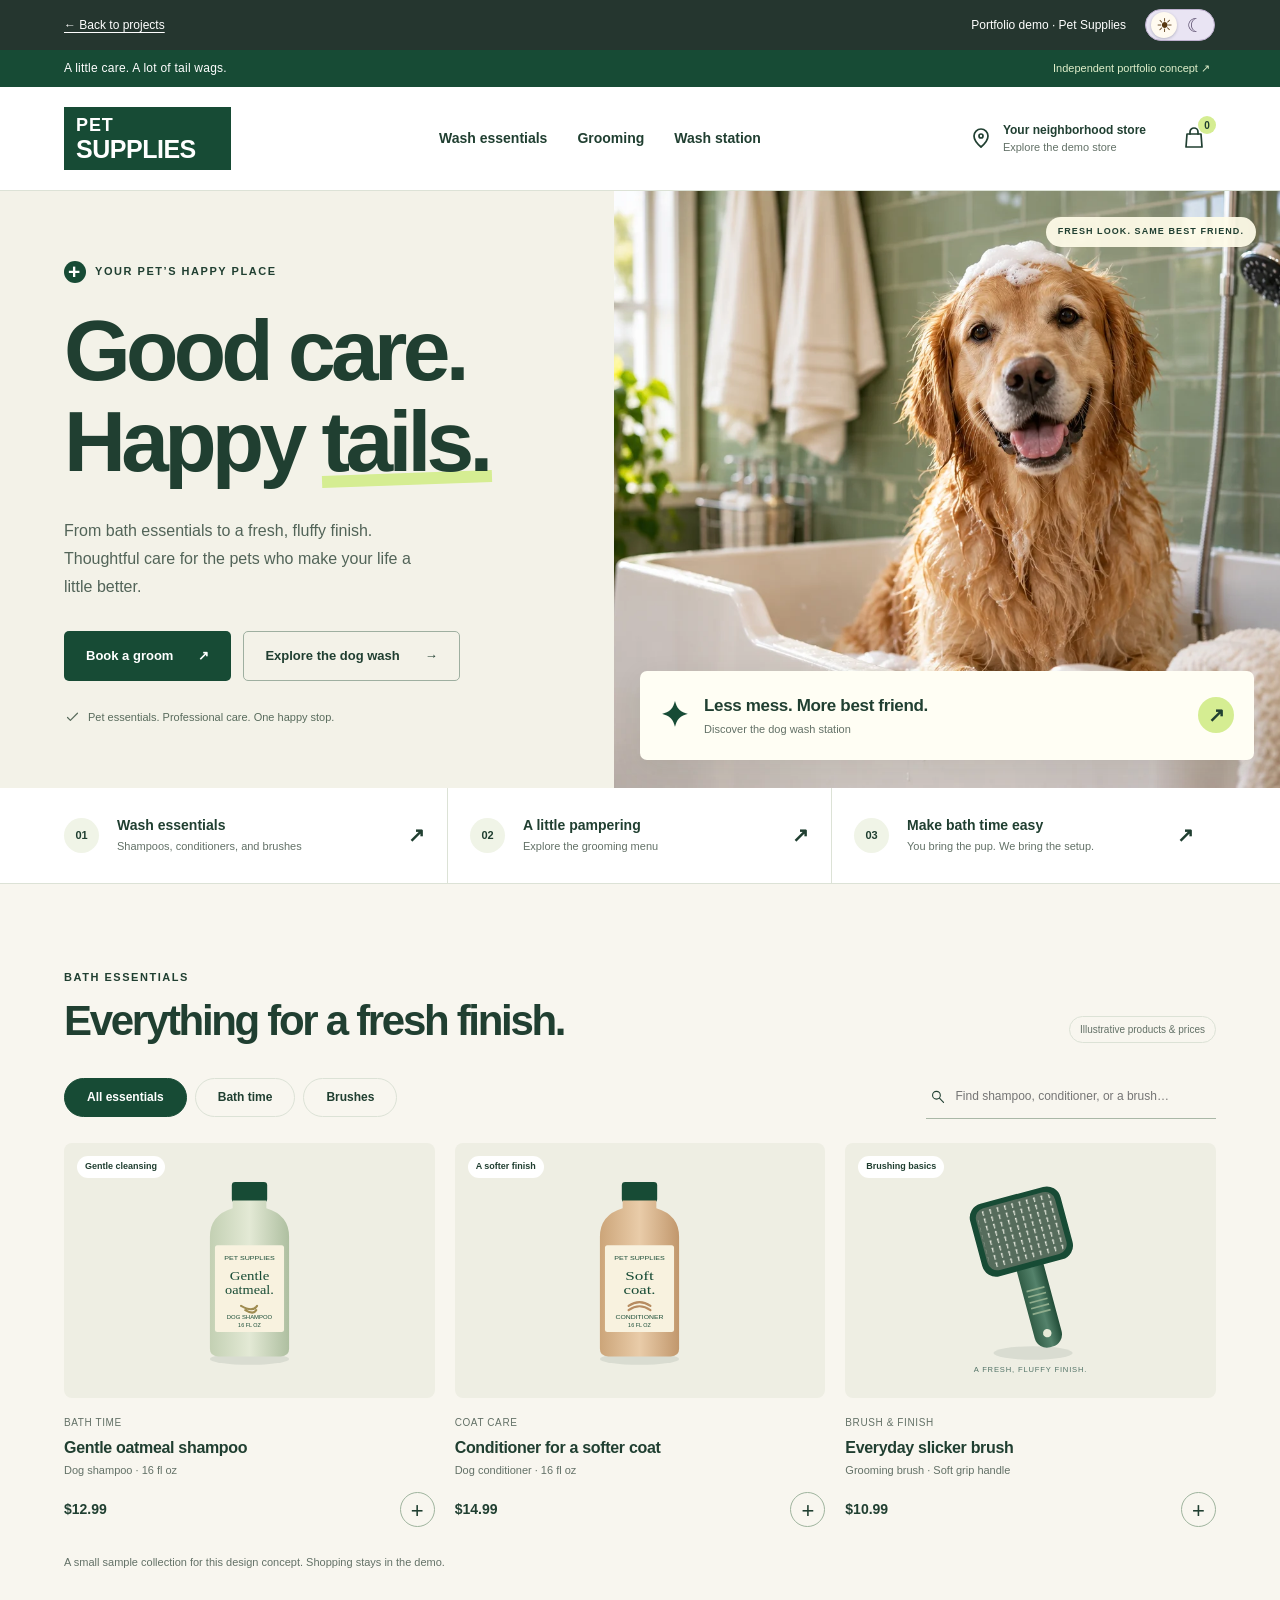
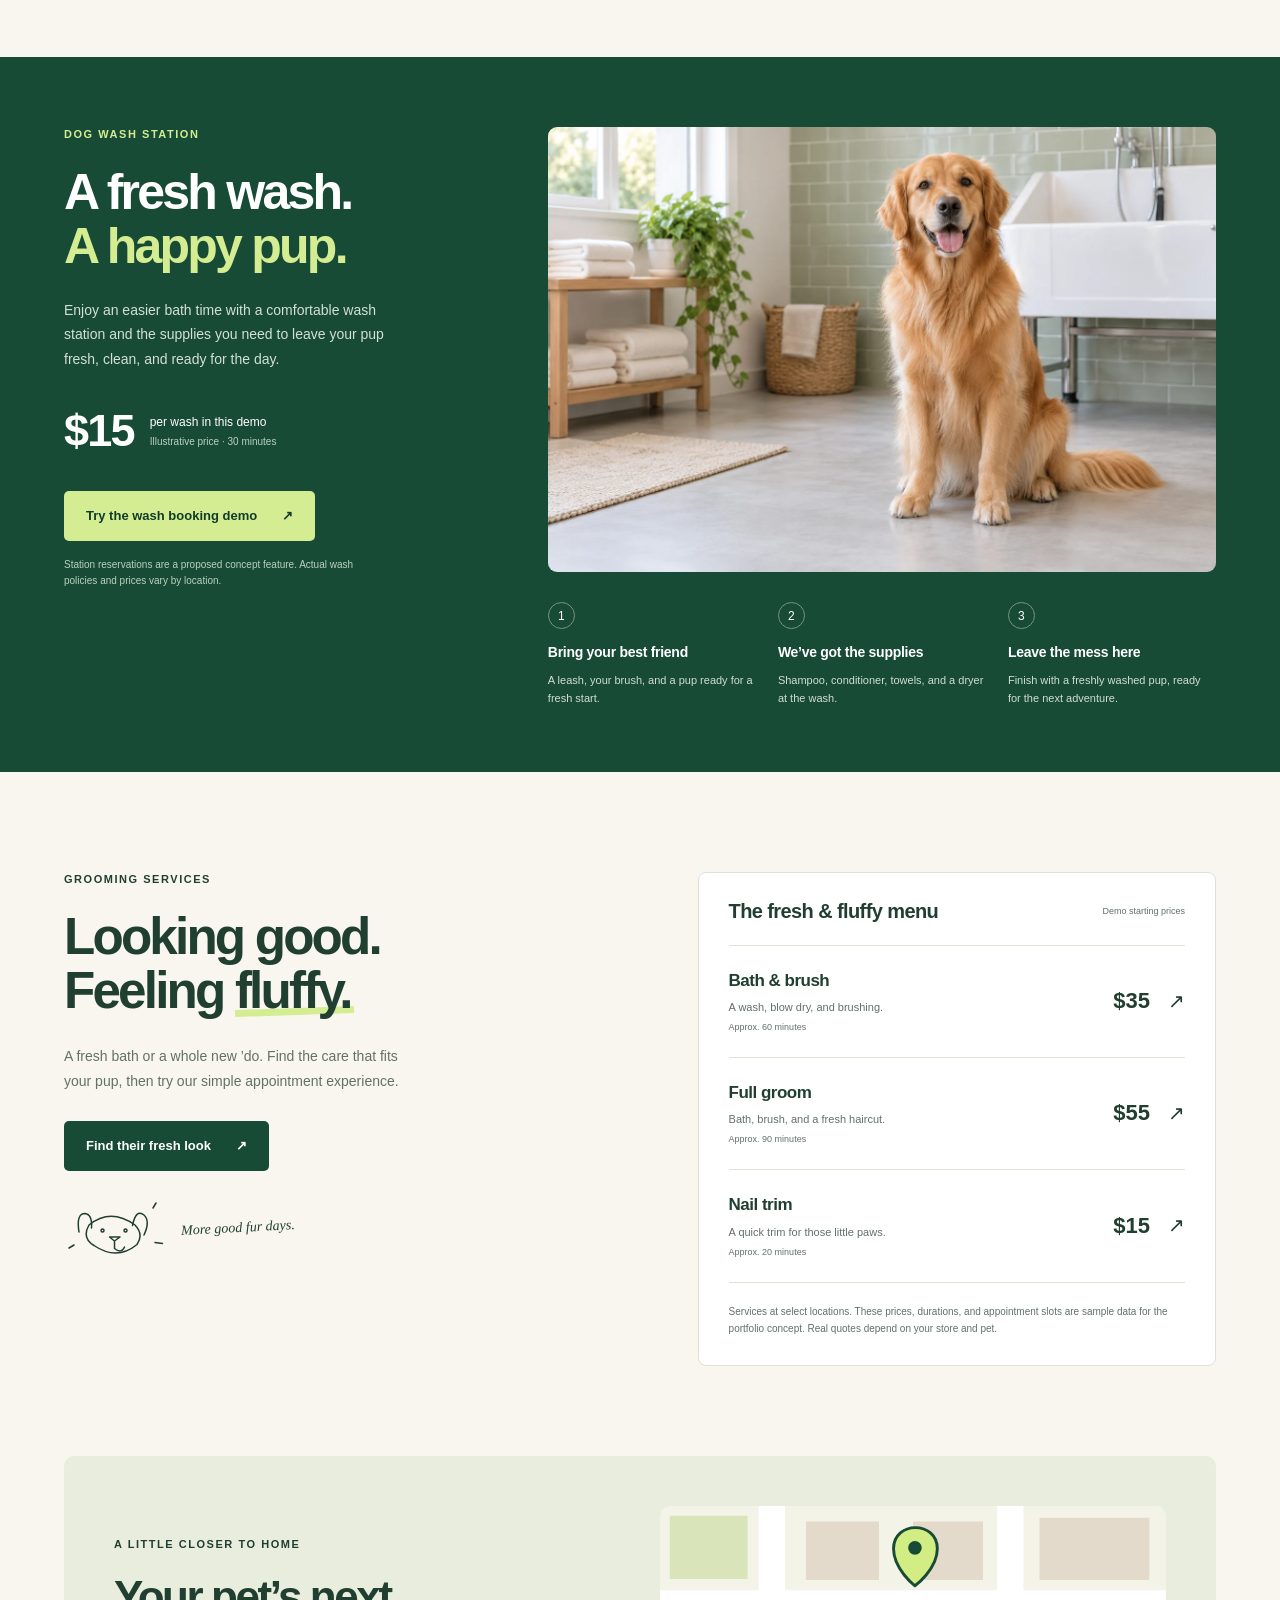
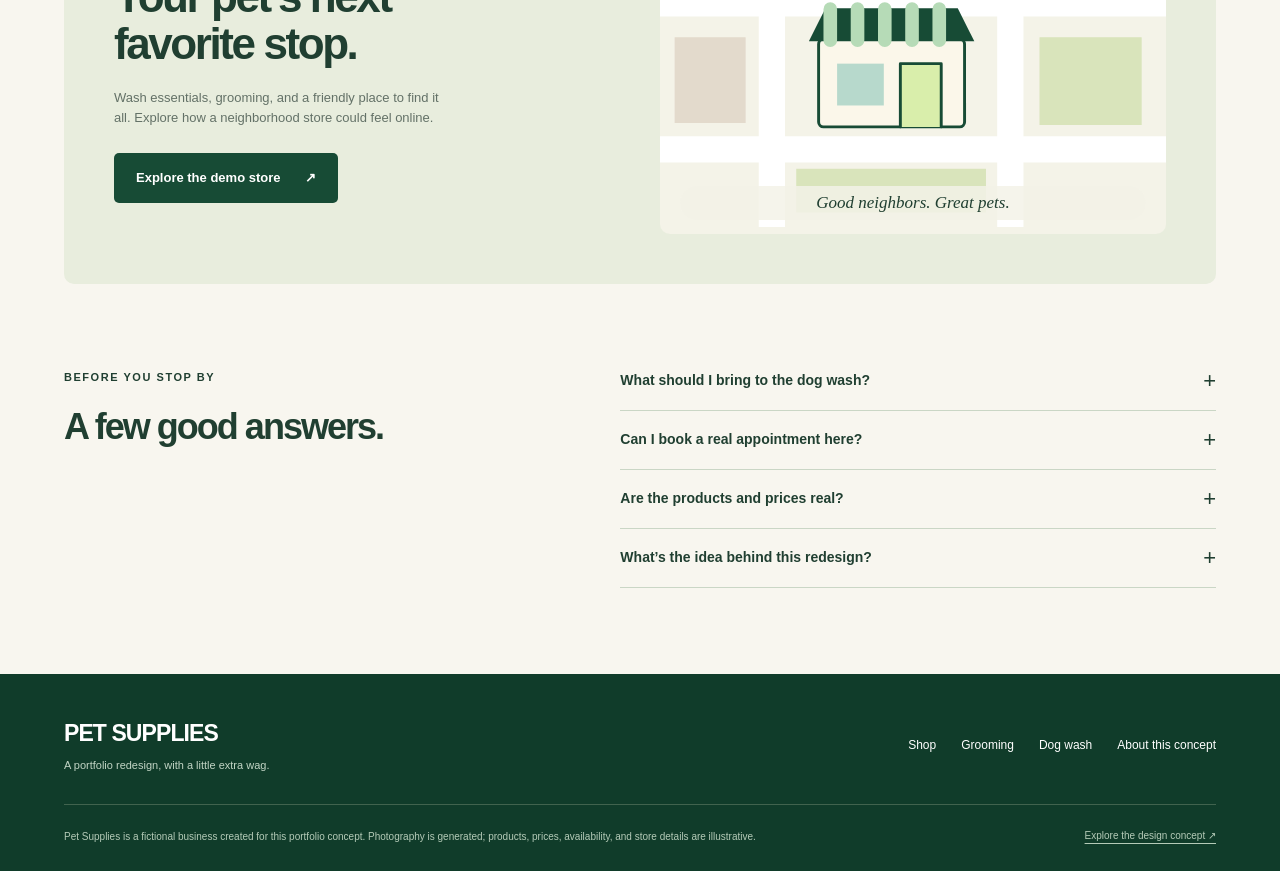
<file: projects/pet-supplies/index.html>
<!doctype html>
<html lang="en" data-portfolio-page="pets">
<head>
  <meta charset="utf-8">
  <meta name="viewport" content="width=device-width, initial-scale=1">
  <meta name="theme-color" content="#174b35">
  <meta name="description" content="An independent Pet Supplies portfolio concept. Explore pet essentials, a grooming booking demo, and a dog wash station demo.">
  <title>Pet Supplies | Happy pets. Right here. | Portfolio concept</title>
  <link rel="icon" href="assets/paw.svg" type="image/svg+xml">
  <link rel="stylesheet" href="styles.css">
  <script src="app.js?v=copy-2" defer></script>
<link rel="stylesheet" href="../../dark-mode.css?v=1">
<script src="../../theme-switch.js?v=1"></script>
</head>
<body>
<div class="portfolio-demo-bar"><a href="../../index.html">← Back to projects</a><div class="theme-actions"><span>Portfolio demo · Pet Supplies</span><button class="theme-switch" type="button" role="switch" aria-label="Dark mode" aria-checked="false" title="Toggle dark mode" data-theme-switch hidden><span class="theme-sun" aria-hidden="true">☀︎</span><span class="theme-moon" aria-hidden="true">☾</span></button></div></div>
  <a class="skip-link" href="#main">Skip to content</a>
  <div class="announcement"><span>A little care. A lot of tail wags.</span><button data-action="concept">Independent portfolio concept <span aria-hidden="true">↗</span></button></div>
  <header class="header">
    <a class="wordmark" href="#home" aria-label="Pet Supplies concept home"><span>PET</span><span>SUPPLIES</span></a>
    <nav class="desktop-nav" aria-label="Main navigation"><a href="#shop">Wash essentials</a><a href="#grooming">Grooming</a><a href="#wash">Wash station</a></nav>
    <div class="header-actions"><button class="store-button" data-action="store"><svg viewBox="0 0 24 24" aria-hidden="true"><path d="M19 10c0 5-7 11-7 11S5 15 5 10a7 7 0 1 1 14 0Z"/><circle cx="12" cy="10" r="2"/></svg><span>Your neighborhood store<small>Explore the demo store</small></span></button><button class="icon-button cart-button" data-action="cart" aria-label="Open shopping bag"><svg viewBox="0 0 24 24" aria-hidden="true"><path d="M5 8h14l1 13H4L5 8Z"/><path d="M8 8V6a4 4 0 0 1 8 0v2"/></svg><span id="cart-count">0</span></button><button class="icon-button menu-button" aria-label="Open navigation" aria-expanded="false" aria-controls="mobile-nav" data-action="menu"><svg viewBox="0 0 24 24" aria-hidden="true"><path d="M3 6h18M3 12h18M3 18h18"/></svg></button></div>
  </header>
  <nav id="mobile-nav" aria-label="Mobile navigation" hidden><a href="#shop">Wash essentials</a><a href="#grooming">Grooming</a><a href="#wash">Wash station</a><button data-action="store">Explore the demo store</button></nav>
  <main id="main">
    <section id="home" class="hero">
      <div class="hero-copy"><div class="eyebrow"><span class="little-plus" aria-hidden="true">+</span> YOUR PET’S HAPPY PLACE</div><h1>Good care.<br>Happy <span class="underlined">tails.</span></h1><p>From bath essentials to a fresh, fluffy finish. Thoughtful care for the pets who make your life a little better.</p><div class="hero-buttons"><button class="button primary" data-action="book" data-kind="grooming">Book a groom <span aria-hidden="true">↗</span></button><a class="button outline" href="#wash">Explore the dog wash <span aria-hidden="true">→</span></a></div><div class="hero-note"><svg viewBox="0 0 24 24" aria-hidden="true"><path d="m5 12 4 4 10-10"/></svg> Pet essentials. Professional care. One happy stop.</div></div>
      <div class="hero-photo"><img src="assets/dog-wash.webp" alt="A happy golden retriever with a little shampoo foam on its head in a bright dog wash tub" width="1400" height="933" fetchpriority="high"><div class="photo-caption"><span class="caption-icon" aria-hidden="true">✦</span><div>Less mess. More best friend.<small>Discover the dog wash station</small></div><a href="#wash" aria-label="Explore the dog wash station">↗</a></div><span class="photo-label">FRESH LOOK. SAME BEST FRIEND.</span></div>
    </section>
    <div class="care-strip"><a href="#shop"><span class="strip-number">01</span><span>Wash essentials<small>Shampoos, conditioners, and brushes</small></span><span aria-hidden="true">↗</span></a><a href="#grooming"><span class="strip-number">02</span><span>A little pampering<small>Explore the grooming menu</small></span><span aria-hidden="true">↗</span></a><a href="#wash"><span class="strip-number">03</span><span>Make bath time easy<small>You bring the pup. We bring the setup.</small></span><span aria-hidden="true">↗</span></a></div>
    <section id="shop" class="section shop-section">
      <div class="section-heading"><div><p class="eyebrow">BATH ESSENTIALS</p><h2>Everything for a fresh finish.</h2></div><span class="sample-label">Illustrative products & prices</span></div>
      <div class="shop-toolbar"><div class="filter-tabs" role="group" aria-label="Filter wash essentials"><button class="active" data-filter="all" aria-pressed="true">All essentials</button><button data-filter="bath" aria-pressed="false">Bath time</button><button data-filter="tools" aria-pressed="false">Brushes</button></div><form id="search-form" role="search"><label class="sr-only" for="search">Search demo products</label><svg viewBox="0 0 24 24" aria-hidden="true"><circle cx="10" cy="10" r="6"/><path d="m15 15 6 6"/></svg><input id="search" type="search" placeholder="Find shampoo, conditioner, or a brush…" autocomplete="off"><button type="submit" class="sr-only">Search</button></form></div>
      <div id="product-grid" class="product-grid"></div><p id="no-products" hidden>No matches yet. Try “shampoo,” “conditioner,” or “brush.”</p><p class="catalog-note">A small sample collection for this design concept. Shopping stays in the demo.</p>
    </section>
    <section id="wash" class="wash-section section">
      <div class="wash-intro"><p class="eyebrow">DOG WASH STATION</p><h2>A fresh wash.<br><span>A happy pup.</span></h2><p>Enjoy an easier bath time with a comfortable wash station and the supplies you need to leave your pup fresh, clean, and ready for the day.</p><div class="wash-price"><strong>$15</strong><span>per wash in this demo<small>Illustrative price · 30 minutes</small></span></div><button class="button lime" data-action="book" data-kind="wash">Try the wash booking demo <span aria-hidden="true">↗</span></button><p class="wash-disclosure">Station reservations are a proposed concept feature. Actual wash policies and prices vary by location.</p></div>
      <div class="wash-details"><div class="wash-art"><img src="assets/clean-dog.webp" alt="A freshly washed and dried golden retriever with fluffy fur, shown from ears to paws beside a tidy wash station" width="1400" height="933" loading="lazy"></div><div class="wash-steps"><div><span>1</span><h3>Bring your best friend</h3><p>A leash, your brush, and a pup ready for a fresh start.</p></div><div><span>2</span><h3>We’ve got the supplies</h3><p>Shampoo, conditioner, towels, and a dryer at the wash.</p></div><div><span>3</span><h3>Leave the mess here</h3><p>Finish with a freshly washed pup, ready for the next adventure.</p></div></div></div>
    </section>
    <section id="grooming" class="section grooming-section">
      <div class="grooming-copy"><p class="eyebrow">GROOMING SERVICES</p><h2>Looking good.<br>Feeling <span class="underlined">fluffy.</span></h2><p>A fresh bath or a whole new ’do. Find the care that fits your pup, then try our simple appointment experience.</p><button class="button primary" data-action="book" data-kind="grooming">Find their fresh look <span aria-hidden="true">↗</span></button><div class="grooming-doodle" aria-hidden="true"><svg viewBox="0 0 210 110"><path d="M30 62q-6-37 12-37 15 2 13 29M137 49q7-34 23-21 13 12 0 40"/><path d="M50 48q43-35 92 0 18 19 4 39-40 33-86 2Q35 74 50 48Z"/><circle cx="77" cy="59" r="3"/><circle cx="123" cy="59" r="3"/><path d="m91 72 10 8 11-8ZM101 81v14q14 11 20-3M20 88l-10 6M178 14l6-10M182 83l15 2"/></svg><span>More good fur days.</span></div></div>
      <div class="groom-menu"><div class="menu-heading"><h3>The fresh & fluffy menu</h3><span>Demo starting prices</span></div><button class="service-row" data-action="book" data-kind="grooming" data-service="bath"><span><strong>Bath & brush</strong><small>A wash, blow dry, and brushing.</small><em>Approx. 60 minutes</em></span><span class="service-price">$35<span aria-hidden="true">↗</span></span></button><button class="service-row" data-action="book" data-kind="grooming" data-service="groom"><span><strong>Full groom</strong><small>Bath, brush, and a fresh haircut.</small><em>Approx. 90 minutes</em></span><span class="service-price">$55<span aria-hidden="true">↗</span></span></button><button class="service-row" data-action="book" data-kind="grooming" data-service="nails"><span><strong>Nail trim</strong><small>A quick trim for those little paws.</small><em>Approx. 20 minutes</em></span><span class="service-price">$15<span aria-hidden="true">↗</span></span></button><p class="menu-note">Services at select locations. These prices, durations, and appointment slots are sample data for the portfolio concept. Real quotes depend on your store and pet.</p></div>
    </section>
    <section class="neighborhood-section"><div><p class="eyebrow">A LITTLE CLOSER TO HOME</p><h2>Your pet’s next<br>favorite stop.</h2><p>Wash essentials, grooming, and a friendly place to find it all. Explore how a neighborhood store could feel online.</p><button class="button primary" data-action="store">Explore the demo store <span aria-hidden="true">↗</span></button></div><div class="store-illustration" aria-hidden="true"><svg viewBox="0 0 520 330"><path class="map-line" d="M0 100h520M0 250h520M115 0v330M360 0v330"/><path class="map-park" d="M10 10h80v65H10zM390 135h105v90H390zM140 270h195v45H140z"/><path class="map-small" d="M150 16h75v60h-75zM260 16h72v60h-72zM15 135h73v88H15zM390 12h113v64H390z"/><rect x="163" y="137" width="150" height="90" rx="5" fill="#fbf7ea" stroke="#174b35" stroke-width="3"/><path d="M153 139h170l-17-34H170Z" fill="#174b35"/><path d="M175 106v32m28-32v32m28-32v32m28-32v32m28-32v32" stroke="#b6dbb7" stroke-width="14"/><rect x="182" y="162" width="48" height="43" fill="#b7d9cc"/><path d="M247 227v-65h42v65" fill="#d9eeab" stroke="#174b35" stroke-width="3"/><path d="M240 44c0-29 45-29 45 0 0 21-23 38-23 38s-22-17-22-38Z" fill="#d2ed83" stroke="#174b35" stroke-width="3"/><circle cx="262" cy="43" r="7" fill="#174b35"/></svg><span class="map-label">Good neighbors. Great pets.</span></div></section>
    <section class="faq-section section"><div><p class="eyebrow">BEFORE YOU STOP BY</p><h2>A few good answers.</h2></div><div class="faq-list"><details><summary>What should I bring to the dog wash?</summary><p>Bring your dog on a leash and your own brush. Our sample wash setup includes shampoo, conditioner, towels, and a dryer. Details here are illustrative.</p></details><details><summary>Can I book a real appointment here?</summary><p>This is an independent portfolio concept. Pet Supplies is a fictional business for this project. The booking flow uses sample availability and doesn’t create a real reservation.</p></details><details><summary>Are the products and prices real?</summary><p>The collection, packaging illustrations, prices, and store details are fictional demo content created to show the shopping experience. No payment is collected.</p></details><details><summary>What’s the idea behind this redesign?</summary><p>Bring shopping and pet care into one clear neighborhood experience: make services easy to compare, help owners understand the dog wash, and keep booking simple on a phone.</p></details></div></section>
  </main>
  <footer><div class="footer-top"><a href="#home" class="footer-brand">PET SUPPLIES<span>A portfolio redesign, with a little extra wag.</span></a><nav aria-label="Footer navigation"><a href="#shop">Shop</a><a href="#grooming">Grooming</a><a href="#wash">Dog wash</a><button data-action="concept">About this concept</button></nav></div><div class="footer-bottom"><p>Pet Supplies is a fictional business created for this portfolio concept. Photography is generated; products, prices, availability, and store details are illustrative.</p><button class="text-button" data-action="concept">Explore the design concept ↗</button></div></footer>
  <dialog id="booking-dialog" aria-labelledby="booking-title"><div class="dialog-header"><span class="eyebrow">APPOINTMENT DEMO</span><button class="icon-button close-dialog" aria-label="Close booking">✕</button></div><div id="booking-content"></div></dialog>
  <dialog id="cart-dialog" aria-labelledby="cart-title"><div class="dialog-header"><span class="eyebrow">A LITTLE SOMETHING FOR THEM</span><button class="icon-button close-dialog" aria-label="Close shopping bag">✕</button></div><h2 id="cart-title">Your demo bag</h2><p class="dialog-note">Sample products. No real order or payment.</p><div id="cart-content"></div></dialog>
  <dialog id="info-dialog" aria-labelledby="info-title"><div class="dialog-header"><span class="eyebrow">THE NEIGHBORHOOD CONCEPT</span><button class="icon-button close-dialog" aria-label="Close information">✕</button></div><div id="info-content"></div></dialog>
  <div id="toast" role="status" aria-live="polite"></div>
</body>
</html>
</file>
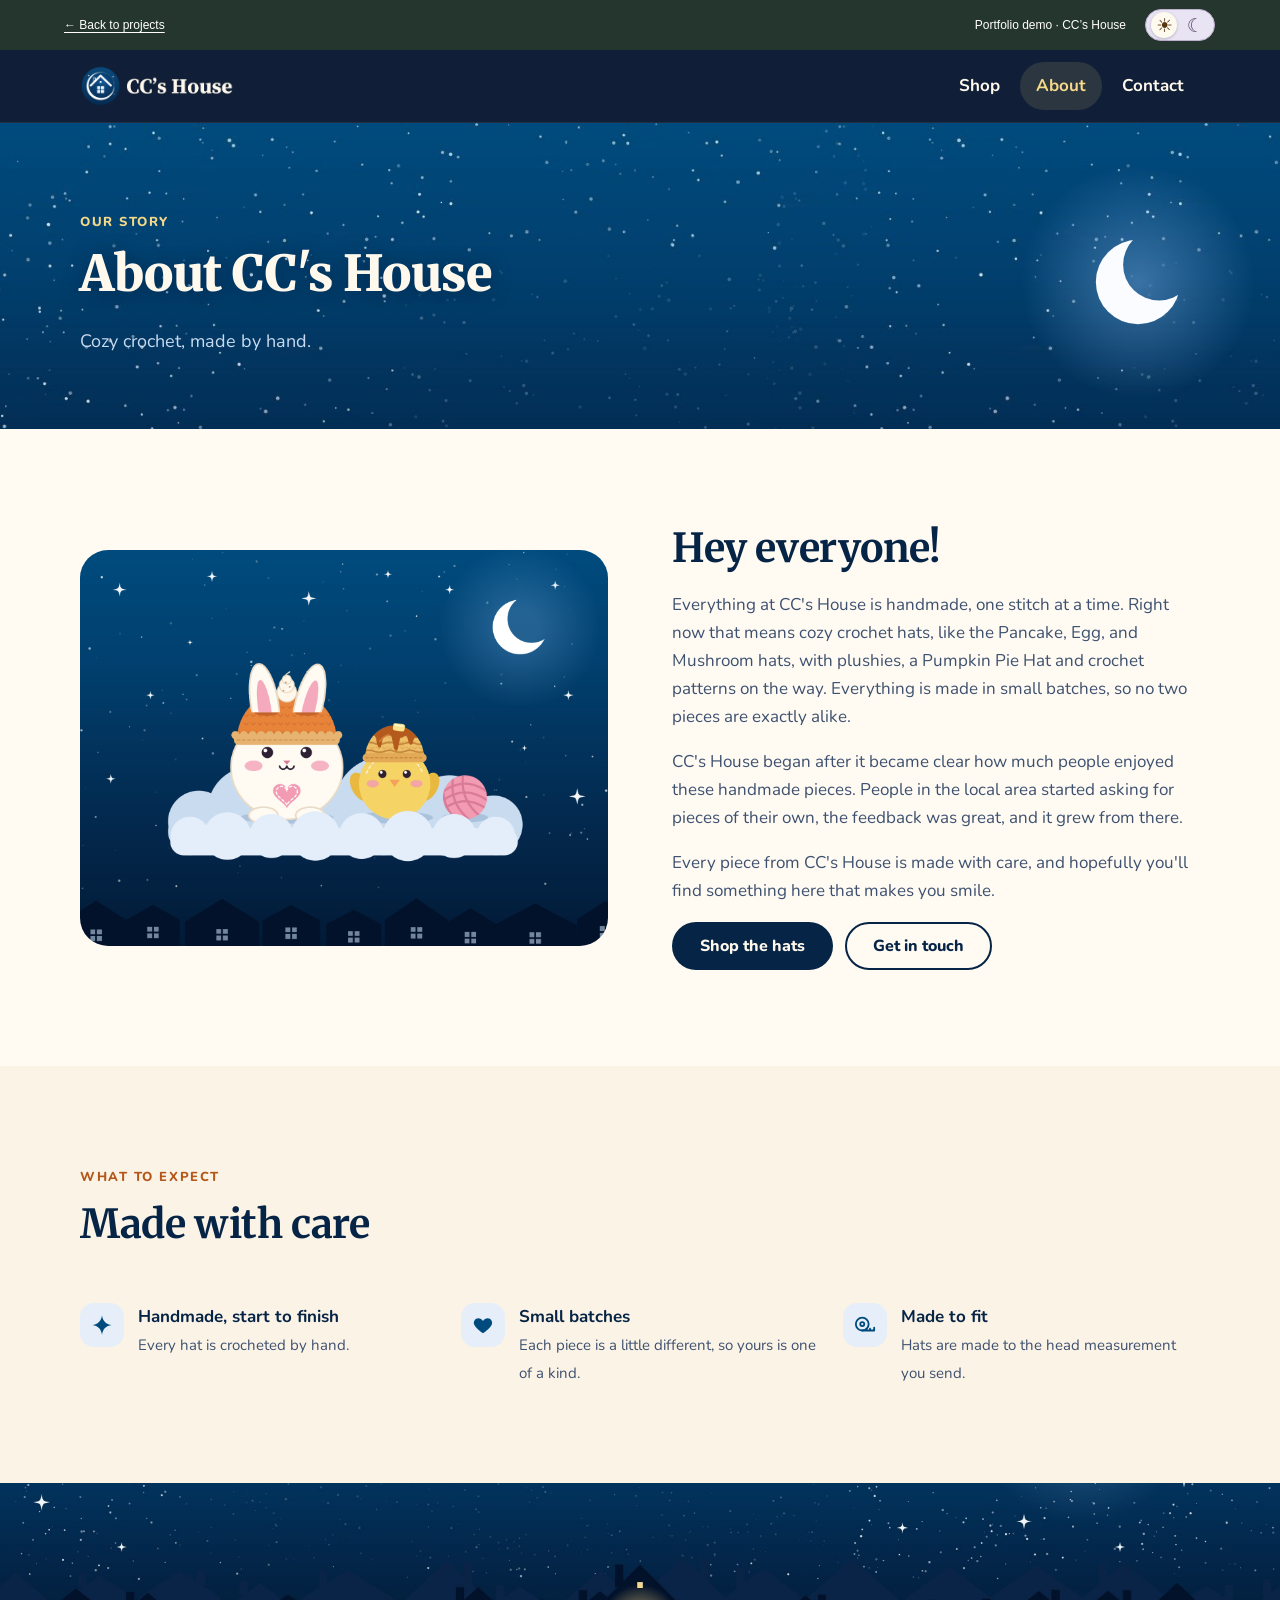
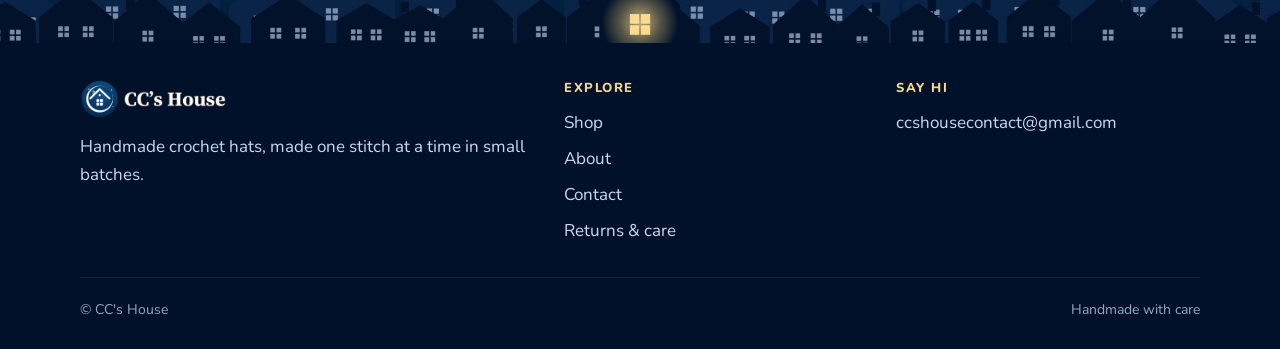
<file: projects/ccs-house/about.html>
<!doctype html>
<html lang="en" data-portfolio-page="crochet">
<head>
<meta charset="utf-8">
<meta name="viewport" content="width=device-width, initial-scale=1">
<title>About | CC's House</title>
<meta name="description" content="CC's House makes cozy crochet hats by hand, one stitch at a time, in small batches.">
<meta name="theme-color" content="#02122B">
<meta property="og:type" content="website">
<meta property="og:site_name" content="CC's House">
<meta property="og:title" content="About | CC's House">
<meta property="og:description" content="CC's House makes cozy crochet hats by hand, one stitch at a time, in small batches.">
<!-- Once the domain is set up, make this a full address, e.g. https://yourdomain.com/assets/img/og-image.jpg -->
<meta property="og:image" content="assets/img/og-image.jpg">
<meta name="twitter:card" content="summary_large_image">
<link rel="icon" type="image/png" href="assets/img/badge-64.png">
<link rel="apple-touch-icon" href="assets/img/apple-touch-icon.png">
<link rel="preconnect" href="https://fonts.googleapis.com">
<link rel="preconnect" href="https://fonts.gstatic.com" crossorigin>
<link rel="stylesheet" href="https://fonts.googleapis.com/css2?family=Merriweather:wght@700;900&family=Nunito:wght@400;600;700;800&display=swap">
<link rel="stylesheet" href="assets/css/style.css?v=202610081907">
<script>document.documentElement.className = 'js';</script>
<script src="assets/js/site.js?v=202610081907" defer></script>
<link rel="stylesheet" href="../../dark-mode.css?v=1">
<script src="../../theme-switch.js?v=1"></script>
</head>
<body>
<div class="portfolio-demo-bar"><a href="../../index.html">← Back to projects</a><div class="theme-actions"><span>Portfolio demo · CC’s House</span><button class="theme-switch" type="button" role="switch" aria-label="Dark mode" aria-checked="false" title="Toggle dark mode" data-theme-switch hidden><span class="theme-sun" aria-hidden="true">☀︎</span><span class="theme-moon" aria-hidden="true">☾</span></button></div></div>
<a class="skip" href="#main">Skip to content</a>
<header class="site-header">
  <div class="wrap nav-bar">
    <a class="brand" href="./"><img src="assets/img/logo-light.png" alt="CC's House home" width="1465" height="400"></a>
    <button class="nav-toggle" type="button" aria-expanded="false" aria-controls="site-nav" aria-label="Menu">
      <svg width="22" height="22" viewBox="0 0 24 24" fill="none" stroke="currentColor" stroke-width="2.2" stroke-linecap="round" aria-hidden="true"><path d="M4 7h16M4 12h16M4 17h16"/></svg>
    </button>
    <nav class="site-nav" id="site-nav" aria-label="Main">
      <ul class="nav-links">
        <li><a href="shop.html">Shop</a></li>
        <li><a href="about.html" aria-current="page">About</a></li>
        <li><a href="contact.html">Contact</a></li>
      </ul>
    </nav>
  </div>
</header>
<main id="main">
  <section class="page-hero">
    <div class="wrap">
      <span class="eyebrow">Our story</span>
      <h1>About CC's House</h1>
      <p>Cozy crochet, made by hand.</p>
      <svg class="page-moon" viewBox="0 0 100 100" aria-hidden="true">
        <defs>
          <radialGradient id="pm-glow"><stop offset="0" stop-color="#7FB2E8" stop-opacity="0.45"/><stop offset="1" stop-color="#7FB2E8" stop-opacity="0"/></radialGradient>
          <mask id="pm-bite"><rect x="-60" y="-60" width="220" height="220" fill="#fff"/><circle cx="67" cy="36" r="29" fill="#000"/></mask>
        </defs>
        <circle cx="50" cy="50" r="95" fill="url(#pm-glow)"/>
        <circle cx="50" cy="50" r="34" fill="#FBFCFF" mask="url(#pm-bite)"/>
      </svg>
    </div>
  </section>

  <section class="section">
    <div class="wrap split">
      <img class="rounded" src="assets/img/hero-friends.png" alt="Illustration of a bunny in a pumpkin pie hat and a chick in a pancake hat on a cloud" width="1600" height="1200" loading="lazy">
      <div>
        <h2>Hey everyone!</h2>
        <p>Everything at CC's House is handmade, one stitch at a time. Right now that means cozy crochet hats, like the Pancake, Egg, and Mushroom hats, with plushies, a Pumpkin Pie Hat and crochet patterns on the way. Everything is made in small batches, so no two pieces are exactly alike.</p>
        <p>CC's House began after it became clear how much people enjoyed these handmade pieces. People in the local area started asking for pieces of their own, the feedback was great, and it grew from there.</p>
        <p>Every piece from CC's House is made with care, and hopefully you'll find something here that makes you smile.</p>
        <div class="btn-row">
          <a class="btn btn-ink" href="shop.html">Shop the hats</a>
          <a class="btn btn-outline" href="contact.html">Get in touch</a>
        </div>
      </div>
    </div>
  </section>

  <section class="section section-alt">
    <div class="wrap">
      <div class="section-head"><div><span class="eyebrow">What to expect</span><h2>Made with care</h2></div></div>
      <ul class="features features-row">
          <li><span class="icon"><svg width="22" height="22" viewBox="0 0 24 24" aria-hidden="true"><path fill="currentColor" d="M12 1.5c.9 6.1 4.4 9.6 10.5 10.5-6.1.9-9.6 4.4-10.5 10.5-.9-6.1-4.4-9.6-10.5-10.5C7.6 11.1 11.1 7.6 12 1.5Z"/></svg></span><div><strong>Handmade, start to finish</strong><span>Every hat is crocheted by hand.</span></div></li>
          <li><span class="icon"><svg width="22" height="22" viewBox="0 0 24 24" aria-hidden="true"><path fill="currentColor" d="M12 21s-7.5-4.6-9.5-9.2C1 8.3 3.2 4.5 7 4.5c2.1 0 3.6 1.1 5 3 1.4-1.9 2.9-3 5-3 3.8 0 6 3.8 4.5 7.3C19.5 16.4 12 21 12 21Z"/></svg></span><div><strong>Small batches</strong><span>Each piece is a little different, so yours is one of a kind.</span></div></li>
          <li><span class="icon"><svg width="22" height="22" viewBox="0 0 24 24" fill="none" stroke="currentColor" stroke-width="2" stroke-linecap="round" stroke-linejoin="round" aria-hidden="true"><circle cx="9" cy="11" r="7"/><circle cx="9" cy="11" r="2.2"/><path d="M9 18h13v-3M13.5 18v-2M17.5 18v-2"/></svg></span><div><strong>Made to fit</strong><span>Hats are made to the head measurement you send.</span></div></li>
      </ul>
    </div>
  </section>
</main>
<footer class="site-footer">
  <div class="footer-sky" aria-hidden="true"></div>
  <div class="footer-main">
    <div class="wrap">
      <div class="footer-grid">
        <div>
          <img src="assets/img/logo-light.png" alt="CC's House" width="1465" height="400" loading="lazy">
          <p>Handmade crochet hats, made one stitch at a time in small batches.</p>
        </div>
        <div>
          <h2>Explore</h2>
          <ul>
            <li><a href="shop.html">Shop</a></li>
            <li><a href="about.html">About</a></li>
            <li><a href="contact.html">Contact</a></li>
            <li><a href="returns.html">Returns &amp; care</a></li>
          </ul>
        </div>
        <div>
          <h2>Say hi</h2>
          <ul>
            <li><a class="footer-email" href="mailto:ccshousecontact@gmail.com">ccshousecontact@gmail.com</a></li>
          </ul>
          <!-- Social media links go here once the accounts are set up -->
        </div>
      </div>
      <div class="footer-bottom">
        <span>&copy; CC's House</span>
        <span>Handmade with care</span>
      </div>
    </div>
  </div>
</footer>
</body>
</html>
</file>
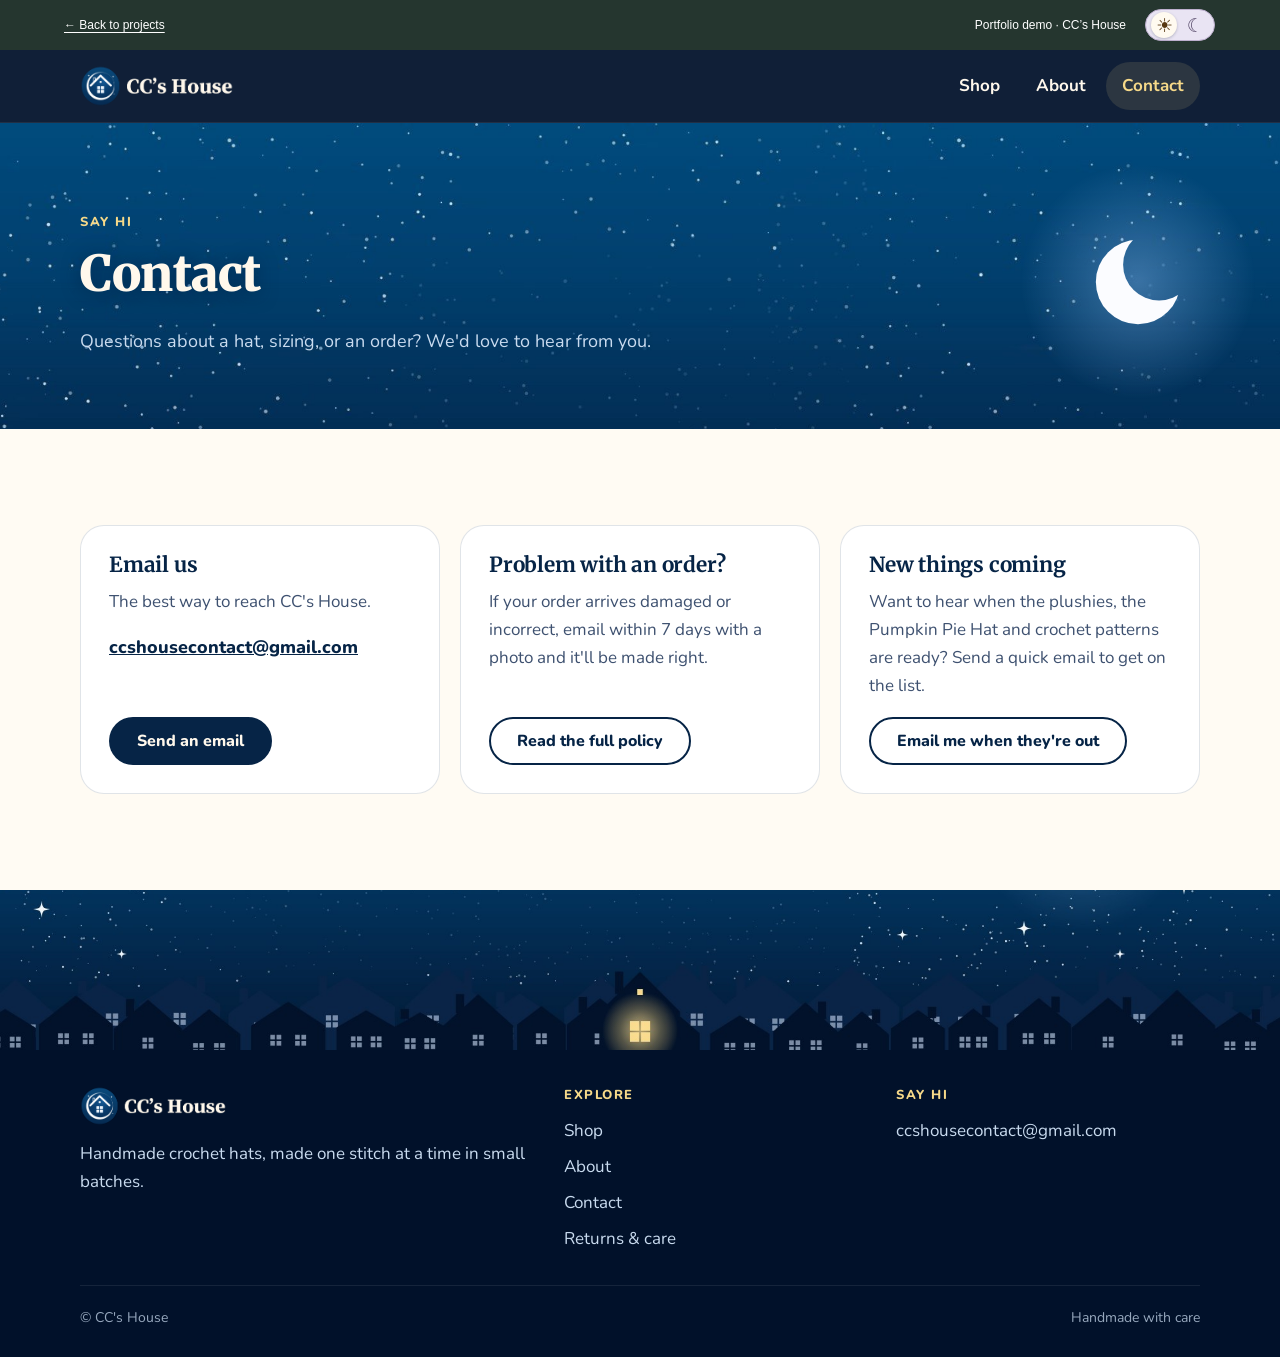
<file: projects/ccs-house/contact.html>
<!doctype html>
<html lang="en" data-portfolio-page="crochet">
<head>
<meta charset="utf-8">
<meta name="viewport" content="width=device-width, initial-scale=1">
<title>Contact | CC's House</title>
<meta name="description" content="Questions about a hat, sizing, or an order? Email CC's House at ccshousecontact@gmail.com.">
<meta name="theme-color" content="#02122B">
<meta property="og:type" content="website">
<meta property="og:site_name" content="CC's House">
<meta property="og:title" content="Contact | CC's House">
<meta property="og:description" content="Questions about a hat, sizing, or an order? Email CC's House at ccshousecontact@gmail.com.">
<!-- Once the domain is set up, make this a full address, e.g. https://yourdomain.com/assets/img/og-image.jpg -->
<meta property="og:image" content="assets/img/og-image.jpg">
<meta name="twitter:card" content="summary_large_image">
<link rel="icon" type="image/png" href="assets/img/badge-64.png">
<link rel="apple-touch-icon" href="assets/img/apple-touch-icon.png">
<link rel="preconnect" href="https://fonts.googleapis.com">
<link rel="preconnect" href="https://fonts.gstatic.com" crossorigin>
<link rel="stylesheet" href="https://fonts.googleapis.com/css2?family=Merriweather:wght@700;900&family=Nunito:wght@400;600;700;800&display=swap">
<link rel="stylesheet" href="assets/css/style.css?v=202610081907">
<script>document.documentElement.className = 'js';</script>
<script src="assets/js/site.js?v=202610081907" defer></script>
<link rel="stylesheet" href="../../dark-mode.css?v=1">
<script src="../../theme-switch.js?v=1"></script>
</head>
<body>
<div class="portfolio-demo-bar"><a href="../../index.html">← Back to projects</a><div class="theme-actions"><span>Portfolio demo · CC’s House</span><button class="theme-switch" type="button" role="switch" aria-label="Dark mode" aria-checked="false" title="Toggle dark mode" data-theme-switch hidden><span class="theme-sun" aria-hidden="true">☀︎</span><span class="theme-moon" aria-hidden="true">☾</span></button></div></div>
<a class="skip" href="#main">Skip to content</a>
<header class="site-header">
  <div class="wrap nav-bar">
    <a class="brand" href="./"><img src="assets/img/logo-light.png" alt="CC's House home" width="1465" height="400"></a>
    <button class="nav-toggle" type="button" aria-expanded="false" aria-controls="site-nav" aria-label="Menu">
      <svg width="22" height="22" viewBox="0 0 24 24" fill="none" stroke="currentColor" stroke-width="2.2" stroke-linecap="round" aria-hidden="true"><path d="M4 7h16M4 12h16M4 17h16"/></svg>
    </button>
    <nav class="site-nav" id="site-nav" aria-label="Main">
      <ul class="nav-links">
        <li><a href="shop.html">Shop</a></li>
        <li><a href="about.html">About</a></li>
        <li><a href="contact.html" aria-current="page">Contact</a></li>
      </ul>
    </nav>
  </div>
</header>
<main id="main">
  <section class="page-hero">
    <div class="wrap">
      <span class="eyebrow">Say hi</span>
      <h1>Contact</h1>
      <p>Questions about a hat, sizing, or an order? We'd love to hear from you.</p>
      <svg class="page-moon" viewBox="0 0 100 100" aria-hidden="true">
        <defs>
          <radialGradient id="pm-glow"><stop offset="0" stop-color="#7FB2E8" stop-opacity="0.45"/><stop offset="1" stop-color="#7FB2E8" stop-opacity="0"/></radialGradient>
          <mask id="pm-bite"><rect x="-60" y="-60" width="220" height="220" fill="#fff"/><circle cx="67" cy="36" r="29" fill="#000"/></mask>
        </defs>
        <circle cx="50" cy="50" r="95" fill="url(#pm-glow)"/>
        <circle cx="50" cy="50" r="34" fill="#FBFCFF" mask="url(#pm-bite)"/>
      </svg>
    </div>
  </section>

  <section class="section">
    <div class="wrap">
      <div class="info-grid">
        <div class="info-card">
          <h2>Email us</h2>
          <p>The best way to reach CC's House.</p>
          <a class="email-big" href="mailto:ccshousecontact@gmail.com">ccshousecontact@gmail.com</a>
          <a class="btn btn-ink" href="mailto:ccshousecontact@gmail.com">Send an email</a>
          <!-- Google Form: once it's made, add a second button here, e.g.
               <a class="btn btn-outline" href="YOUR-GOOGLE-FORM-LINK">Send a message</a> -->
        </div>
        <div class="info-card">
          <h2>Problem with an order?</h2>
          <p>If your order arrives damaged or incorrect, email within 7 days with a photo and it'll be made right.</p>
          <a class="btn btn-outline" href="returns.html">Read the full policy</a>
        </div>
        <div class="info-card">
          <h2>New things coming</h2>
          <p>Want to hear when the plushies, the Pumpkin Pie Hat and crochet patterns are ready? Send a quick email to get on the list.</p>
          <a class="btn btn-outline" href="mailto:ccshousecontact@gmail.com?subject=Let%20me%20know%20when%20new%20things%20are%20out%20at%20CC%27s%20House">Email me when they're out</a>
        </div>
      </div>
    </div>
  </section>
</main>
<footer class="site-footer">
  <div class="footer-sky" aria-hidden="true"></div>
  <div class="footer-main">
    <div class="wrap">
      <div class="footer-grid">
        <div>
          <img src="assets/img/logo-light.png" alt="CC's House" width="1465" height="400" loading="lazy">
          <p>Handmade crochet hats, made one stitch at a time in small batches.</p>
        </div>
        <div>
          <h2>Explore</h2>
          <ul>
            <li><a href="shop.html">Shop</a></li>
            <li><a href="about.html">About</a></li>
            <li><a href="contact.html">Contact</a></li>
            <li><a href="returns.html">Returns &amp; care</a></li>
          </ul>
        </div>
        <div>
          <h2>Say hi</h2>
          <ul>
            <li><a class="footer-email" href="mailto:ccshousecontact@gmail.com">ccshousecontact@gmail.com</a></li>
          </ul>
          <!-- Social media links go here once the accounts are set up -->
        </div>
      </div>
      <div class="footer-bottom">
        <span>&copy; CC's House</span>
        <span>Handmade with care</span>
      </div>
    </div>
  </div>
</footer>
</body>
</html>
</file>
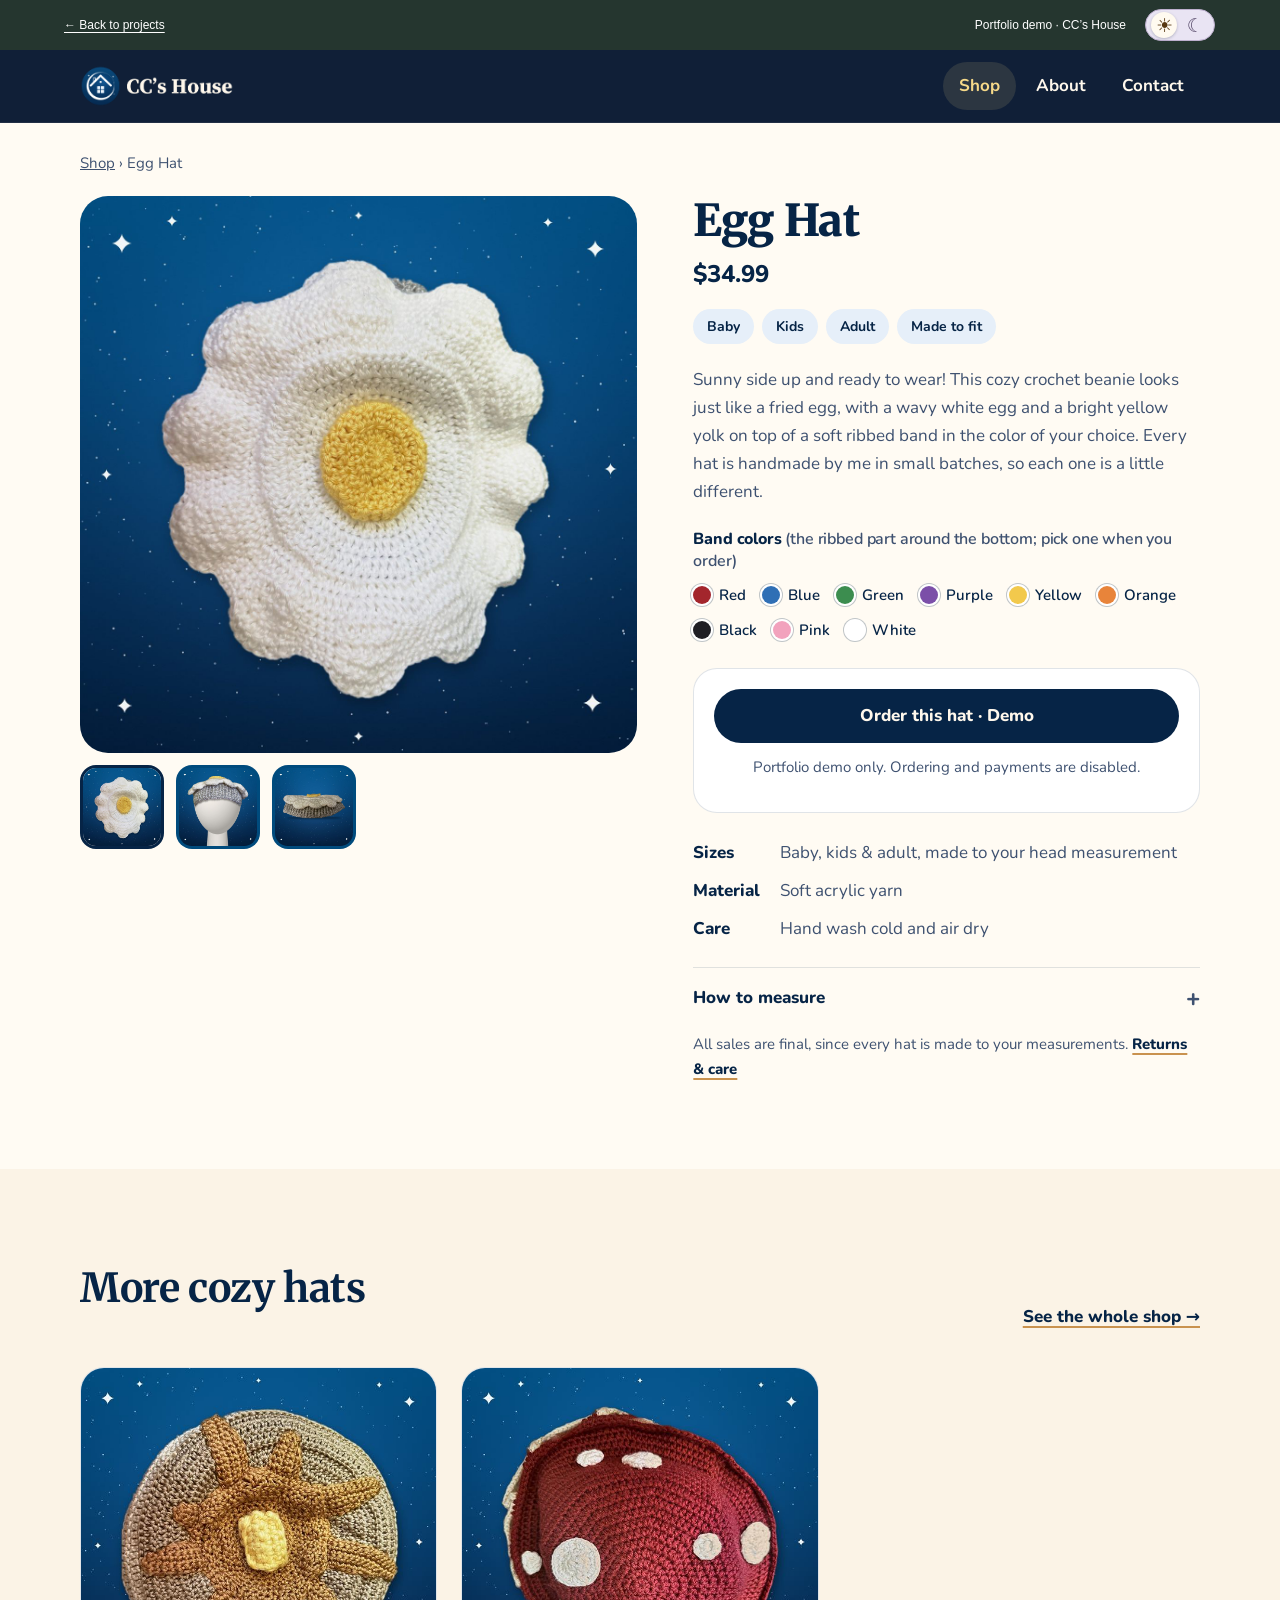
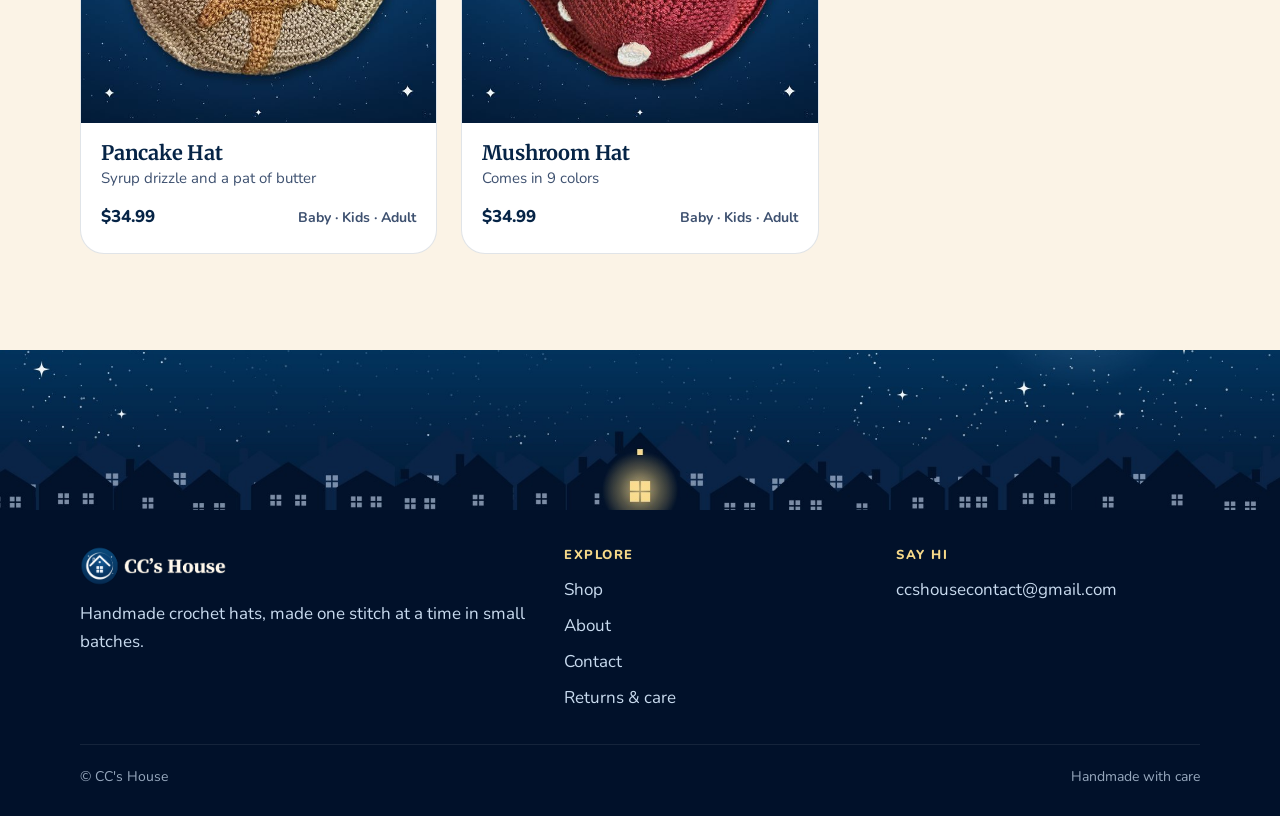
<file: projects/ccs-house/egg-hat.html>
<!doctype html>
<html lang="en" data-portfolio-page="crochet">
<head>
<meta charset="utf-8">
<meta name="viewport" content="width=device-width, initial-scale=1">
<title>Egg Hat | CC's House</title>
<meta name="description" content="The Egg Hat: a handmade crochet beanie that looks like a fried egg, with your choice of 9 band colors. Baby, kids, and adult sizes, made to fit.">
<meta name="theme-color" content="#02122B">
<meta property="og:type" content="website">
<meta property="og:site_name" content="CC's House">
<meta property="og:title" content="Egg Hat | CC's House">
<meta property="og:description" content="The Egg Hat: a handmade crochet beanie that looks like a fried egg, with your choice of 9 band colors. Baby, kids, and adult sizes, made to fit.">
<!-- Once the domain is set up, make this a full address, e.g. https://yourdomain.com/assets/img/og-image.jpg -->
<meta property="og:image" content="assets/img/og-image.jpg">
<meta name="twitter:card" content="summary_large_image">
<link rel="icon" type="image/png" href="assets/img/badge-64.png">
<link rel="apple-touch-icon" href="assets/img/apple-touch-icon.png">
<link rel="preconnect" href="https://fonts.googleapis.com">
<link rel="preconnect" href="https://fonts.gstatic.com" crossorigin>
<link rel="stylesheet" href="https://fonts.googleapis.com/css2?family=Merriweather:wght@700;900&family=Nunito:wght@400;600;700;800&display=swap">
<link rel="stylesheet" href="assets/css/style.css?v=202610081907">
<script>document.documentElement.className = 'js';</script>
<script src="assets/js/site.js?v=20261010-demo" defer></script>
<link rel="stylesheet" href="../../dark-mode.css?v=1">
<script src="../../theme-switch.js?v=1"></script>
</head>
<body>
<div class="portfolio-demo-bar"><a href="../../index.html">← Back to projects</a><div class="theme-actions"><span>Portfolio demo · CC’s House</span><button class="theme-switch" type="button" role="switch" aria-label="Dark mode" aria-checked="false" title="Toggle dark mode" data-theme-switch hidden><span class="theme-sun" aria-hidden="true">☀︎</span><span class="theme-moon" aria-hidden="true">☾</span></button></div></div>
<a class="skip" href="#main">Skip to content</a>
<header class="site-header">
  <div class="wrap nav-bar">
    <a class="brand" href="./"><img src="assets/img/logo-light.png" alt="CC's House home" width="1465" height="400"></a>
    <button class="nav-toggle" type="button" aria-expanded="false" aria-controls="site-nav" aria-label="Menu">
      <svg width="22" height="22" viewBox="0 0 24 24" fill="none" stroke="currentColor" stroke-width="2.2" stroke-linecap="round" aria-hidden="true"><path d="M4 7h16M4 12h16M4 17h16"/></svg>
    </button>
    <nav class="site-nav" id="site-nav" aria-label="Main">
      <ul class="nav-links">
        <li><a href="shop.html" aria-current="page">Shop</a></li>
        <li><a href="about.html">About</a></li>
        <li><a href="contact.html">Contact</a></li>
      </ul>
    </nav>
  </div>
</header>
<main id="main">
  <div class="wrap">
    <nav class="crumbs" aria-label="Breadcrumb"><a href="shop.html">Shop</a> <span aria-hidden="true">&rsaquo;</span> <span aria-current="page">Egg Hat</span></nav>
    <div class="product">
      <div data-gallery>
        <div class="gallery-main"><img src="assets/img/hats/egg-3.jpg" alt="Egg Hat laid flat, with a yellow yolk in the middle" width="1200" height="1200"></div>
        <ul class="thumbs">
          <li><button type="button" aria-pressed="true" data-full="assets/img/hats/egg-3.jpg"><img src="assets/img/hats/egg-3-sm.jpg" alt="Egg Hat laid flat, with a yellow yolk in the middle" width="600" height="600"></button></li>
          <li><button type="button" aria-pressed="false" data-full="assets/img/hats/egg-2.jpg"><img src="assets/img/hats/egg-2-sm.jpg" alt="Egg Hat on a mannequin head" width="600" height="600"></button></li>
          <li><button type="button" aria-pressed="false" data-full="assets/img/hats/egg-1.jpg"><img src="assets/img/hats/egg-1-sm.jpg" alt="Egg Hat from the side, showing the ribbed band" width="600" height="600"></button></li>
        </ul>
      </div>
      <div class="product-info">
        <h1>Egg Hat</h1>
        <p class="product-price">$34.99</p>
        <ul class="pills"><li>Baby</li><li>Kids</li><li>Adult</li><li>Made to fit</li></ul>
        <p>Sunny side up and ready to wear! This cozy crochet beanie looks just like a fried egg, with a wavy white egg and a bright yellow yolk on top of a soft ribbed band in the color of your choice. Every hat is handmade by me in small batches, so each one is a little different.</p>
        <div class="colors">
          <h2>Band colors <span style="font-weight:600;color:var(--ink-soft)">(the ribbed part around the bottom; pick one when you order)</span></h2>
          <ul class="swatches">
            <li><span class="dot" style="background:#A3262C"></span>Red</li>
            <li><span class="dot" style="background:#2F6FB5"></span>Blue</li>
            <li><span class="dot" style="background:#3C8D4F"></span>Green</li>
            <li><span class="dot" style="background:#7B4FA8"></span>Purple</li>
            <li><span class="dot" style="background:#F2C94C"></span>Yellow</li>
            <li><span class="dot" style="background:#E8843A"></span>Orange</li>
            <li><span class="dot" style="background:#1E1E24"></span>Black</li>
            <li><span class="dot" style="background:#F2A2BD"></span>Pink</li>
            <li><span class="dot" style="background:#FFFFFF"></span>White</li>
          </ul>
        </div>
        <div class="buy-box">
          <button class="btn btn-ink" type="button" data-demo-order aria-controls="demo-order-status">Order this hat · Demo</button>
          <p class="buy-note">Portfolio demo only. Ordering and payments are disabled.</p>
          <p class="buy-note" id="demo-order-status" role="status" aria-live="polite"></p>
        </div>
        <dl class="specs">
          <dt>Sizes</dt><dd>Baby, kids &amp; adult, made to your head measurement</dd>
          <dt>Material</dt><dd>Soft acrylic yarn</dd>
          <dt>Care</dt><dd>Hand wash cold and air dry</dd>
        </dl>
        <details class="measure">
          <summary>How to measure</summary>
          <ol class="steps">
          <li>Grab a soft measuring tape, or a piece of string and a ruler.</li>
          <li>Wrap it around the widest part of the head, just above the eyebrows and ears.</li>
          <li>Keep it snug but not tight, and write down the number in inches.</li>
        </ol>
        </details>
        <p class="fine-print">All sales are final, since every hat is made to your measurements. <a class="text-link" href="returns.html">Returns &amp; care</a></p>
      </div>
    </div>
  </div>

  <section class="section section-alt">
    <div class="wrap">
      <div class="section-head">
        <div><h2>More cozy hats</h2></div>
        <a class="text-link" href="shop.html">See the whole shop &rarr;</a>
      </div>
      <div class="grid-products">
        <a class="card" href="pancake-hat.html">
          <img src="assets/img/hats/pancake-3-sm.jpg" alt="" width="600" height="600" loading="lazy">
          <div class="card-body">
            <h3>Pancake Hat</h3>
            <span class="meta">Syrup drizzle and a pat of butter</span>
            <div class="card-foot"><span class="price">$34.99</span><span class="sizes">Baby · Kids · Adult</span></div>
          </div>
        </a>
        <a class="card" href="mushroom-hat.html">
          <img src="assets/img/hats/mushroom-3-sm.jpg" alt="" width="600" height="600" loading="lazy">
          <div class="card-body">
            <h3>Mushroom Hat</h3>
            <span class="meta">Comes in 9 colors</span>
            <div class="card-foot"><span class="price">$34.99</span><span class="sizes">Baby · Kids · Adult</span></div>
          </div>
        </a>
      </div>
    </div>
  </section>
</main>
<footer class="site-footer">
  <div class="footer-sky" aria-hidden="true"></div>
  <div class="footer-main">
    <div class="wrap">
      <div class="footer-grid">
        <div>
          <img src="assets/img/logo-light.png" alt="CC's House" width="1465" height="400" loading="lazy">
          <p>Handmade crochet hats, made one stitch at a time in small batches.</p>
        </div>
        <div>
          <h2>Explore</h2>
          <ul>
            <li><a href="shop.html">Shop</a></li>
            <li><a href="about.html">About</a></li>
            <li><a href="contact.html">Contact</a></li>
            <li><a href="returns.html">Returns &amp; care</a></li>
          </ul>
        </div>
        <div>
          <h2>Say hi</h2>
          <ul>
            <li><a class="footer-email" href="mailto:ccshousecontact@gmail.com">ccshousecontact@gmail.com</a></li>
          </ul>
          <!-- Social media links go here once the accounts are set up -->
        </div>
      </div>
      <div class="footer-bottom">
        <span>&copy; CC's House</span>
        <span>Handmade with care</span>
      </div>
    </div>
  </div>
</footer>
</body>
</html>
</file>
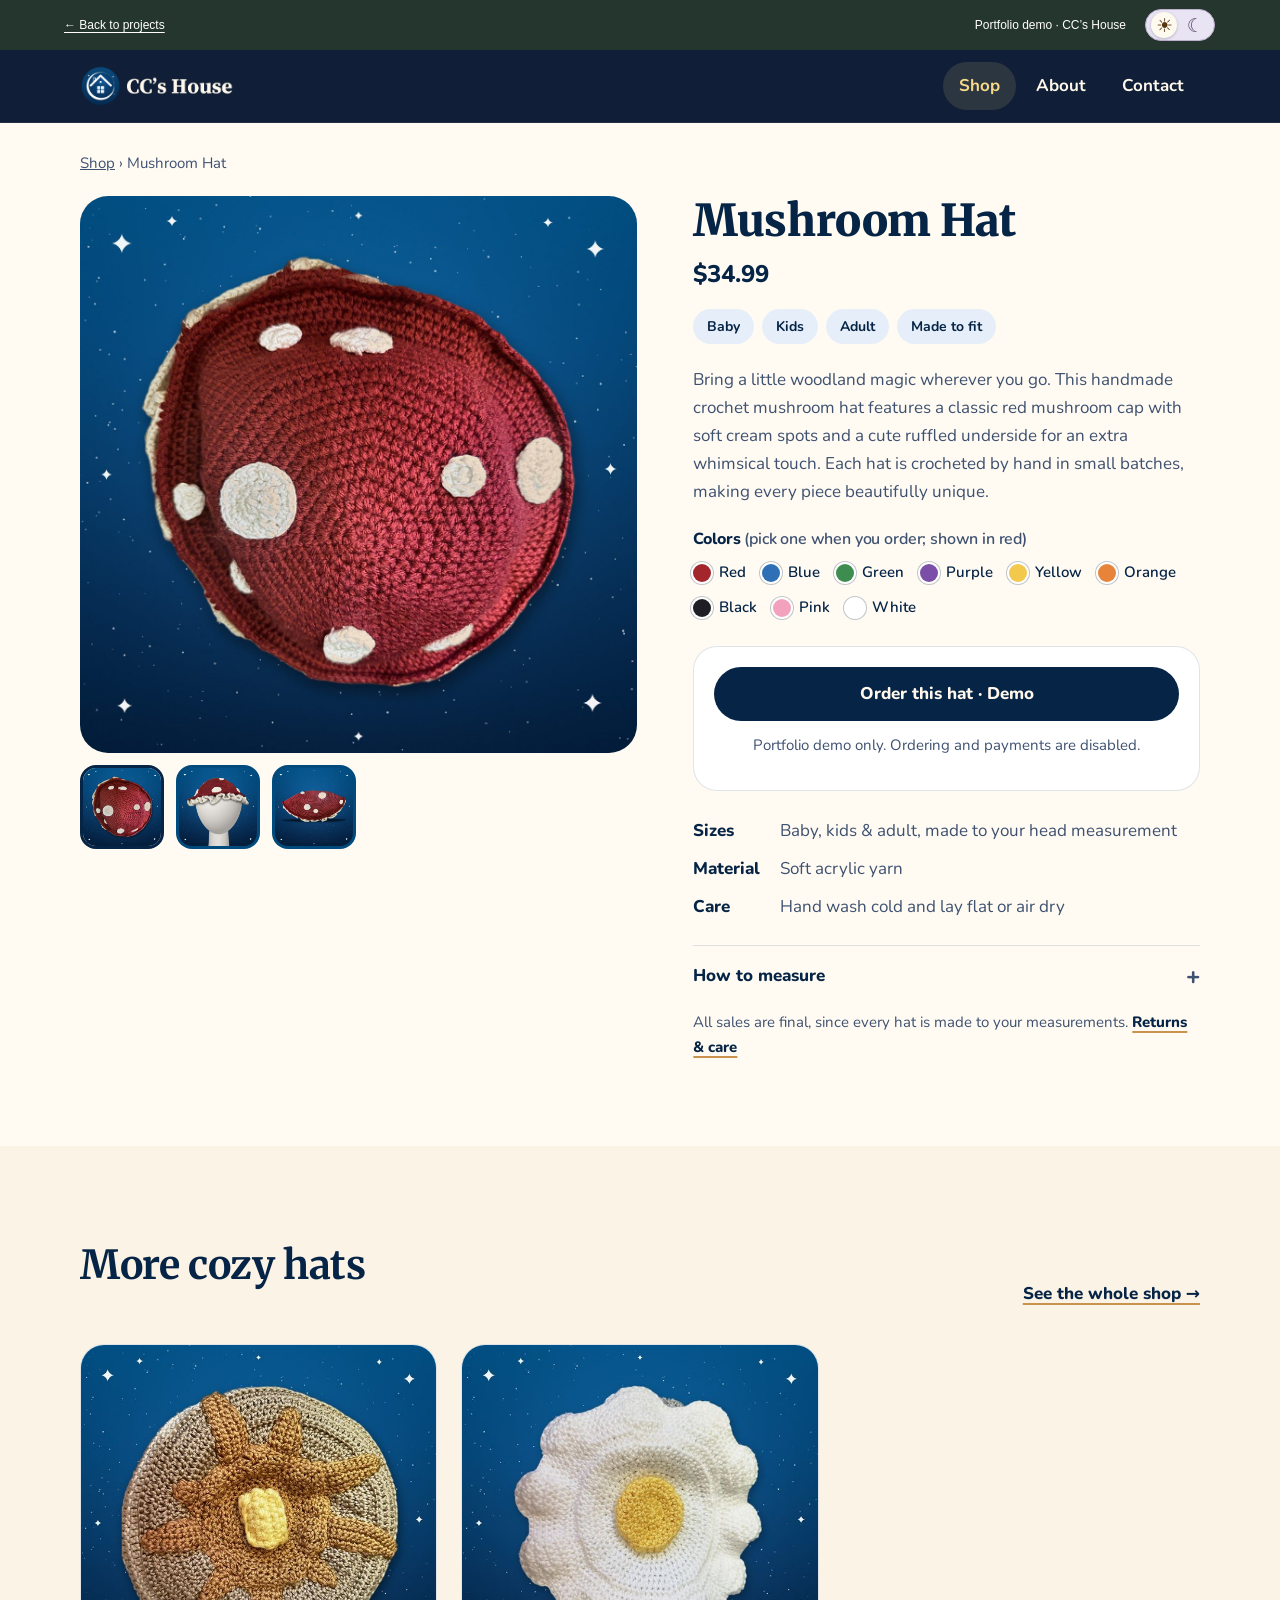
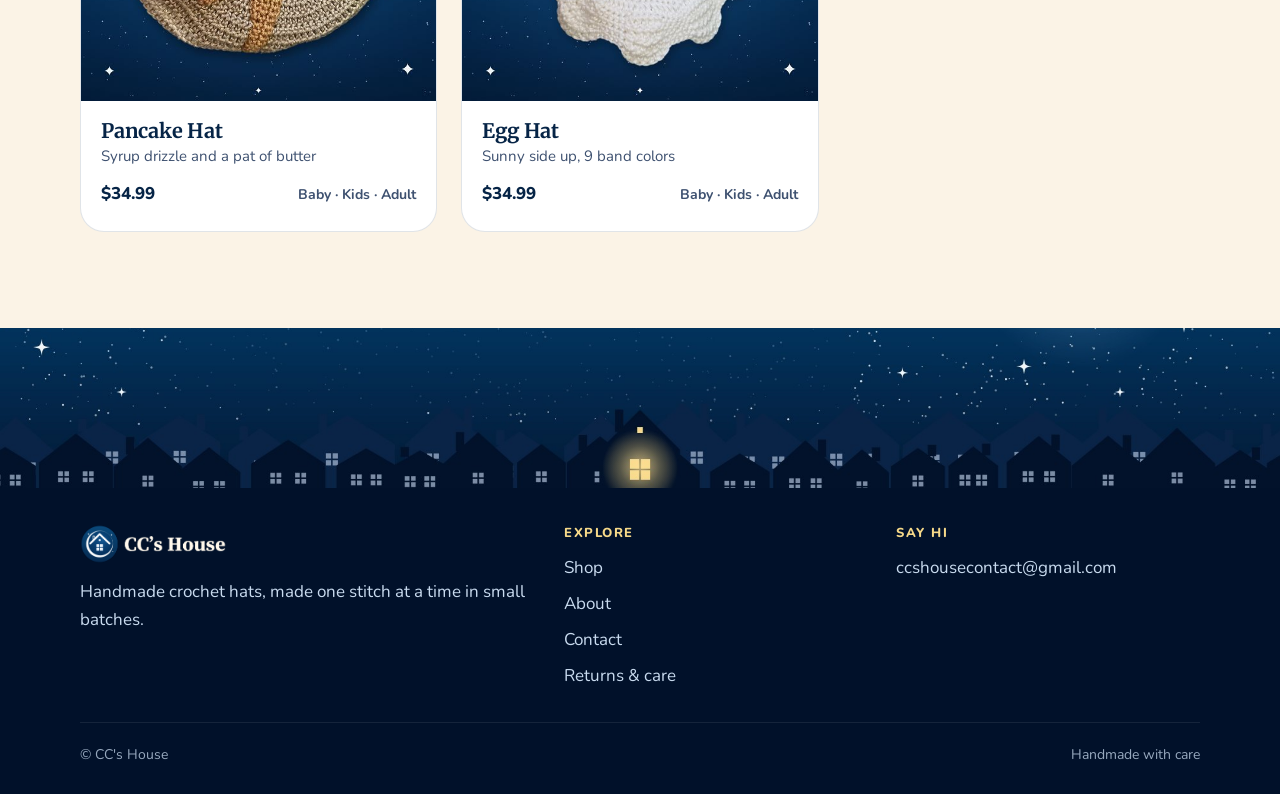
<file: projects/ccs-house/mushroom-hat.html>
<!doctype html>
<html lang="en" data-portfolio-page="crochet">
<head>
<meta charset="utf-8">
<meta name="viewport" content="width=device-width, initial-scale=1">
<title>Mushroom Hat | CC's House</title>
<meta name="description" content="The Mushroom Hat: a handmade crochet hat with a spotted cap and ruffled edge, in 9 colors. Baby, kids, and adult sizes, made to fit.">
<meta name="theme-color" content="#02122B">
<meta property="og:type" content="website">
<meta property="og:site_name" content="CC's House">
<meta property="og:title" content="Mushroom Hat | CC's House">
<meta property="og:description" content="The Mushroom Hat: a handmade crochet hat with a spotted cap and ruffled edge, in 9 colors. Baby, kids, and adult sizes, made to fit.">
<!-- Once the domain is set up, make this a full address, e.g. https://yourdomain.com/assets/img/og-image.jpg -->
<meta property="og:image" content="assets/img/og-image.jpg">
<meta name="twitter:card" content="summary_large_image">
<link rel="icon" type="image/png" href="assets/img/badge-64.png">
<link rel="apple-touch-icon" href="assets/img/apple-touch-icon.png">
<link rel="preconnect" href="https://fonts.googleapis.com">
<link rel="preconnect" href="https://fonts.gstatic.com" crossorigin>
<link rel="stylesheet" href="https://fonts.googleapis.com/css2?family=Merriweather:wght@700;900&family=Nunito:wght@400;600;700;800&display=swap">
<link rel="stylesheet" href="assets/css/style.css?v=202610081907">
<script>document.documentElement.className = 'js';</script>
<script src="assets/js/site.js?v=20261010-demo" defer></script>
<link rel="stylesheet" href="../../dark-mode.css?v=1">
<script src="../../theme-switch.js?v=1"></script>
</head>
<body>
<div class="portfolio-demo-bar"><a href="../../index.html">← Back to projects</a><div class="theme-actions"><span>Portfolio demo · CC’s House</span><button class="theme-switch" type="button" role="switch" aria-label="Dark mode" aria-checked="false" title="Toggle dark mode" data-theme-switch hidden><span class="theme-sun" aria-hidden="true">☀︎</span><span class="theme-moon" aria-hidden="true">☾</span></button></div></div>
<a class="skip" href="#main">Skip to content</a>
<header class="site-header">
  <div class="wrap nav-bar">
    <a class="brand" href="./"><img src="assets/img/logo-light.png" alt="CC's House home" width="1465" height="400"></a>
    <button class="nav-toggle" type="button" aria-expanded="false" aria-controls="site-nav" aria-label="Menu">
      <svg width="22" height="22" viewBox="0 0 24 24" fill="none" stroke="currentColor" stroke-width="2.2" stroke-linecap="round" aria-hidden="true"><path d="M4 7h16M4 12h16M4 17h16"/></svg>
    </button>
    <nav class="site-nav" id="site-nav" aria-label="Main">
      <ul class="nav-links">
        <li><a href="shop.html" aria-current="page">Shop</a></li>
        <li><a href="about.html">About</a></li>
        <li><a href="contact.html">Contact</a></li>
      </ul>
    </nav>
  </div>
</header>
<main id="main">
  <div class="wrap">
    <nav class="crumbs" aria-label="Breadcrumb"><a href="shop.html">Shop</a> <span aria-hidden="true">&rsaquo;</span> <span aria-current="page">Mushroom Hat</span></nav>
    <div class="product">
      <div data-gallery>
        <div class="gallery-main"><img src="assets/img/hats/mushroom-3.jpg" alt="Red Mushroom Hat laid flat, with cream spots" width="1200" height="1200"></div>
        <ul class="thumbs">
          <li><button type="button" aria-pressed="true" data-full="assets/img/hats/mushroom-3.jpg"><img src="assets/img/hats/mushroom-3-sm.jpg" alt="Red Mushroom Hat laid flat, with cream spots" width="600" height="600"></button></li>
          <li><button type="button" aria-pressed="false" data-full="assets/img/hats/mushroom-1.jpg"><img src="assets/img/hats/mushroom-1-sm.jpg" alt="Red Mushroom Hat with a ruffled edge, on a mannequin head" width="600" height="600"></button></li>
          <li><button type="button" aria-pressed="false" data-full="assets/img/hats/mushroom-2.jpg"><img src="assets/img/hats/mushroom-2-sm.jpg" alt="Mushroom Hat from the side" width="600" height="600"></button></li>
        </ul>
      </div>
      <div class="product-info">
        <h1>Mushroom Hat</h1>
        <p class="product-price">$34.99</p>
        <ul class="pills"><li>Baby</li><li>Kids</li><li>Adult</li><li>Made to fit</li></ul>
        <p>Bring a little woodland magic wherever you go. This handmade crochet mushroom hat features a classic red mushroom cap with soft cream spots and a cute ruffled underside for an extra whimsical touch. Each hat is crocheted by hand in small batches, making every piece beautifully unique.</p>
        <div class="colors">
          <h2>Colors <span style="font-weight:600;color:var(--ink-soft)">(pick one when you order; shown in red)</span></h2>
          <ul class="swatches">
            <li><span class="dot" style="background:#A3262C"></span>Red</li>
            <li><span class="dot" style="background:#2F6FB5"></span>Blue</li>
            <li><span class="dot" style="background:#3C8D4F"></span>Green</li>
            <li><span class="dot" style="background:#7B4FA8"></span>Purple</li>
            <li><span class="dot" style="background:#F2C94C"></span>Yellow</li>
            <li><span class="dot" style="background:#E8843A"></span>Orange</li>
            <li><span class="dot" style="background:#1E1E24"></span>Black</li>
            <li><span class="dot" style="background:#F2A2BD"></span>Pink</li>
            <li><span class="dot" style="background:#FFFFFF"></span>White</li>
          </ul>
        </div>
        <div class="buy-box">
          <button class="btn btn-ink" type="button" data-demo-order aria-controls="demo-order-status">Order this hat · Demo</button>
          <p class="buy-note">Portfolio demo only. Ordering and payments are disabled.</p>
          <p class="buy-note" id="demo-order-status" role="status" aria-live="polite"></p>
        </div>
        <dl class="specs">
          <dt>Sizes</dt><dd>Baby, kids &amp; adult, made to your head measurement</dd>
          <dt>Material</dt><dd>Soft acrylic yarn</dd>
          <dt>Care</dt><dd>Hand wash cold and lay flat or air dry</dd>
        </dl>
        <details class="measure">
          <summary>How to measure</summary>
          <ol class="steps">
          <li>Grab a soft measuring tape, or a piece of string and a ruler.</li>
          <li>Wrap it around the widest part of the head, just above the eyebrows and ears.</li>
          <li>Keep it snug but not tight, and write down the number in inches.</li>
        </ol>
        </details>
        <p class="fine-print">All sales are final, since every hat is made to your measurements. <a class="text-link" href="returns.html">Returns &amp; care</a></p>
      </div>
    </div>
  </div>

  <section class="section section-alt">
    <div class="wrap">
      <div class="section-head">
        <div><h2>More cozy hats</h2></div>
        <a class="text-link" href="shop.html">See the whole shop &rarr;</a>
      </div>
      <div class="grid-products">
        <a class="card" href="pancake-hat.html">
          <img src="assets/img/hats/pancake-3-sm.jpg" alt="" width="600" height="600" loading="lazy">
          <div class="card-body">
            <h3>Pancake Hat</h3>
            <span class="meta">Syrup drizzle and a pat of butter</span>
            <div class="card-foot"><span class="price">$34.99</span><span class="sizes">Baby · Kids · Adult</span></div>
          </div>
        </a>
        <a class="card" href="egg-hat.html">
          <img src="assets/img/hats/egg-3-sm.jpg" alt="" width="600" height="600" loading="lazy">
          <div class="card-body">
            <h3>Egg Hat</h3>
            <span class="meta">Sunny side up, 9 band colors</span>
            <div class="card-foot"><span class="price">$34.99</span><span class="sizes">Baby · Kids · Adult</span></div>
          </div>
        </a>
      </div>
    </div>
  </section>
</main>
<footer class="site-footer">
  <div class="footer-sky" aria-hidden="true"></div>
  <div class="footer-main">
    <div class="wrap">
      <div class="footer-grid">
        <div>
          <img src="assets/img/logo-light.png" alt="CC's House" width="1465" height="400" loading="lazy">
          <p>Handmade crochet hats, made one stitch at a time in small batches.</p>
        </div>
        <div>
          <h2>Explore</h2>
          <ul>
            <li><a href="shop.html">Shop</a></li>
            <li><a href="about.html">About</a></li>
            <li><a href="contact.html">Contact</a></li>
            <li><a href="returns.html">Returns &amp; care</a></li>
          </ul>
        </div>
        <div>
          <h2>Say hi</h2>
          <ul>
            <li><a class="footer-email" href="mailto:ccshousecontact@gmail.com">ccshousecontact@gmail.com</a></li>
          </ul>
          <!-- Social media links go here once the accounts are set up -->
        </div>
      </div>
      <div class="footer-bottom">
        <span>&copy; CC's House</span>
        <span>Handmade with care</span>
      </div>
    </div>
  </div>
</footer>
</body>
</html>
</file>
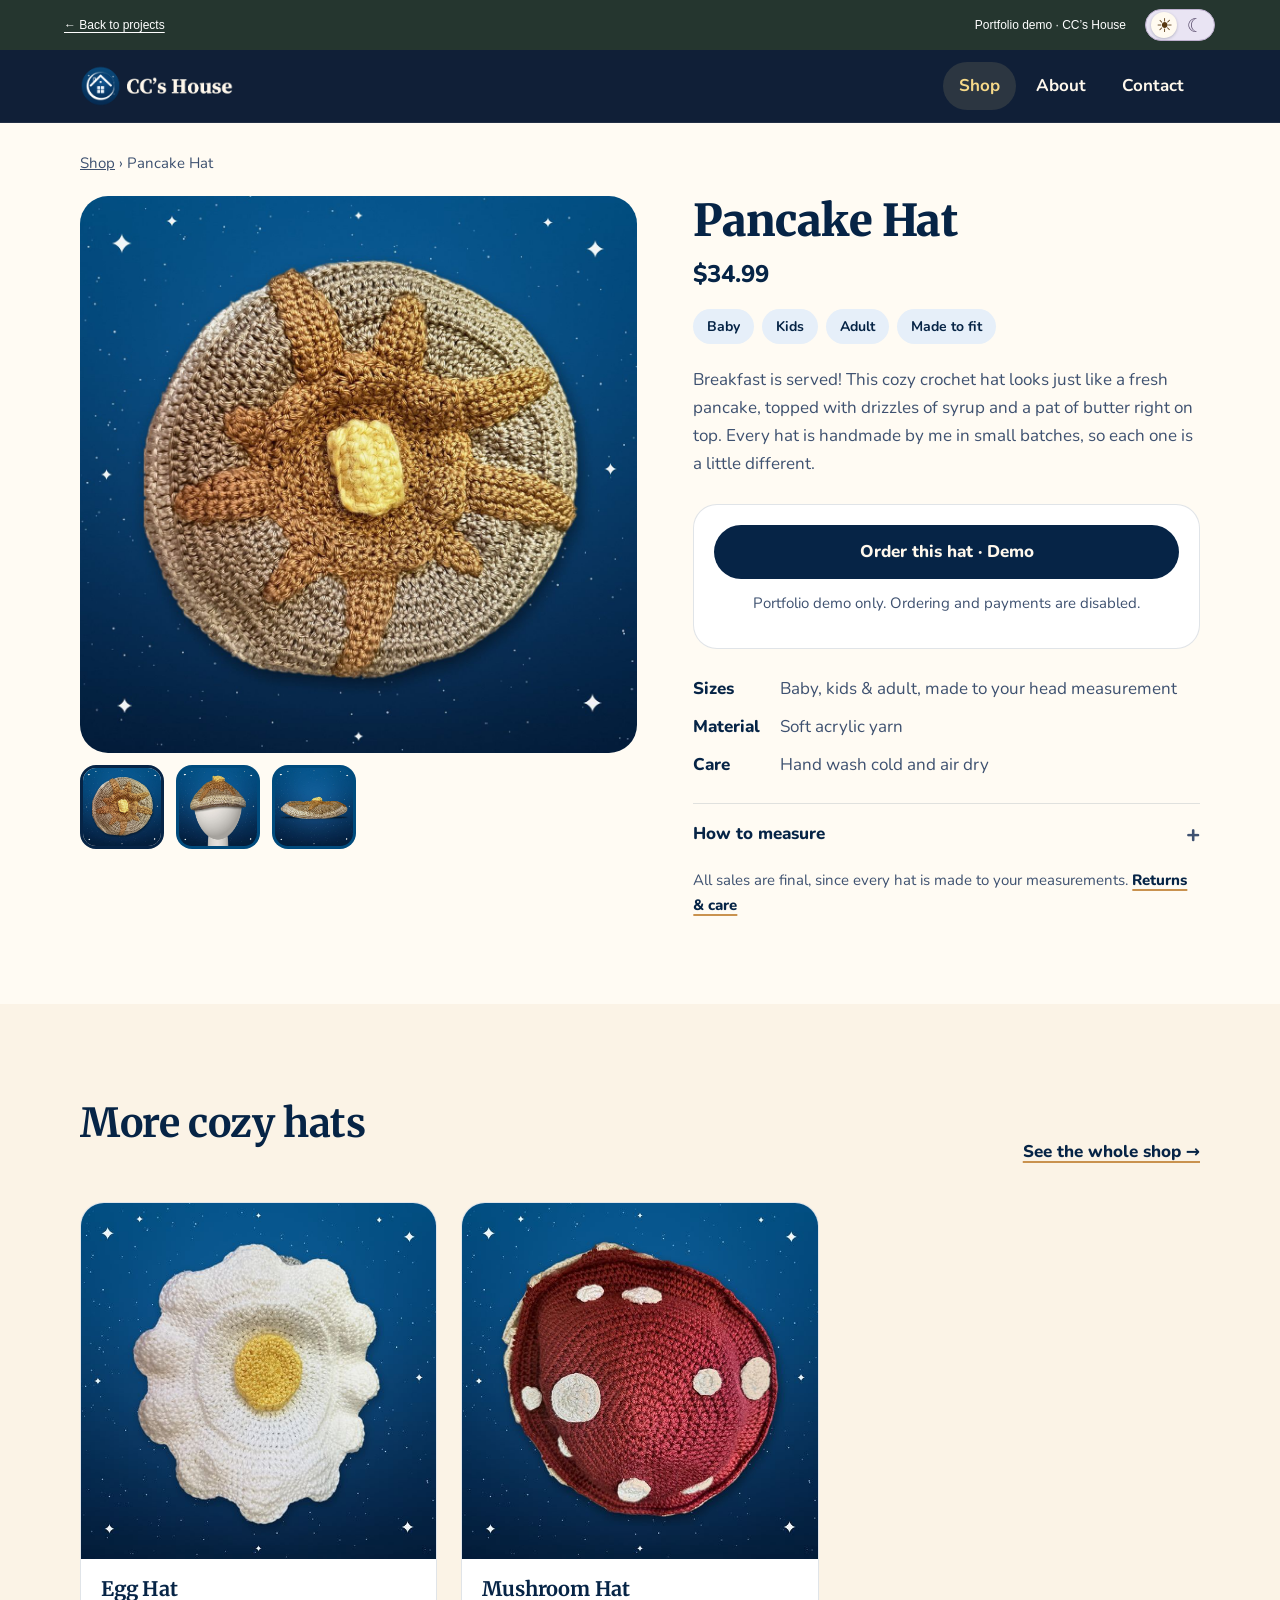
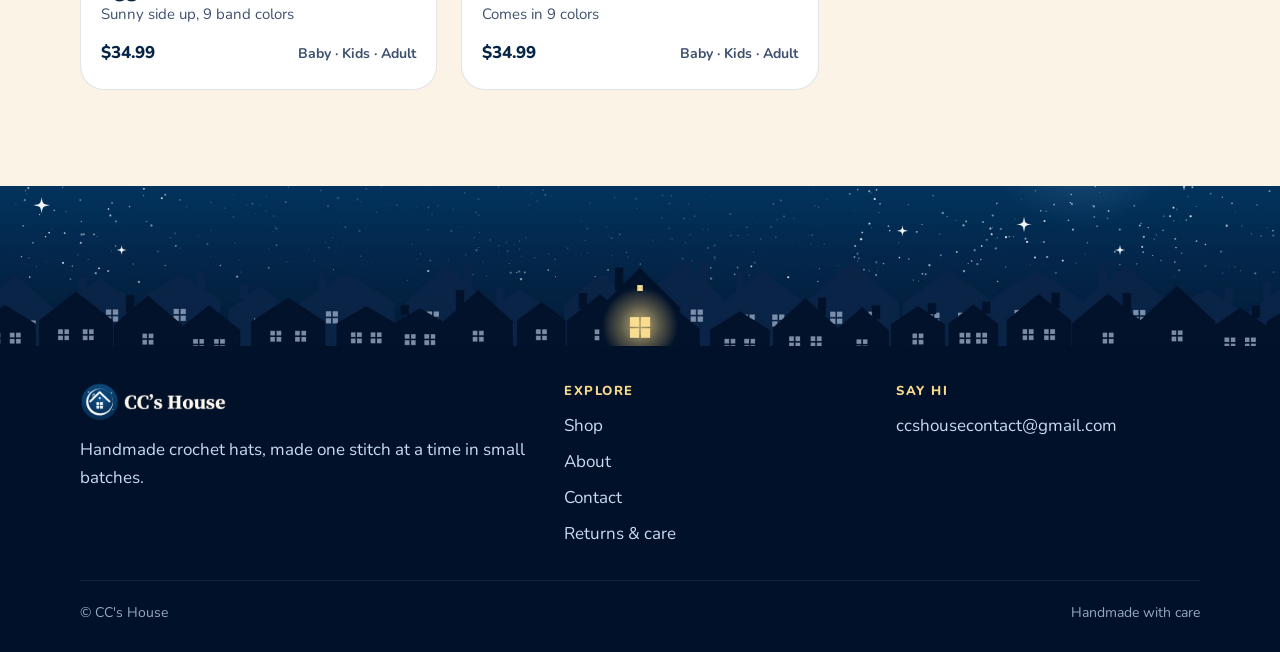
<file: projects/ccs-house/pancake-hat.html>
<!doctype html>
<html lang="en" data-portfolio-page="crochet">
<head>
<meta charset="utf-8">
<meta name="viewport" content="width=device-width, initial-scale=1">
<title>Pancake Hat | CC's House</title>
<meta name="description" content="The Pancake Hat: a handmade crochet hat with syrup drips and a pat of butter on top. Baby, kids, and adult sizes, made to fit.">
<meta name="theme-color" content="#02122B">
<meta property="og:type" content="website">
<meta property="og:site_name" content="CC's House">
<meta property="og:title" content="Pancake Hat | CC's House">
<meta property="og:description" content="The Pancake Hat: a handmade crochet hat with syrup drips and a pat of butter on top. Baby, kids, and adult sizes, made to fit.">
<!-- Once the domain is set up, make this a full address, e.g. https://yourdomain.com/assets/img/og-image.jpg -->
<meta property="og:image" content="assets/img/og-image.jpg">
<meta name="twitter:card" content="summary_large_image">
<link rel="icon" type="image/png" href="assets/img/badge-64.png">
<link rel="apple-touch-icon" href="assets/img/apple-touch-icon.png">
<link rel="preconnect" href="https://fonts.googleapis.com">
<link rel="preconnect" href="https://fonts.gstatic.com" crossorigin>
<link rel="stylesheet" href="https://fonts.googleapis.com/css2?family=Merriweather:wght@700;900&family=Nunito:wght@400;600;700;800&display=swap">
<link rel="stylesheet" href="assets/css/style.css?v=202610081907">
<script>document.documentElement.className = 'js';</script>
<script src="assets/js/site.js?v=20261010-demo" defer></script>
<link rel="stylesheet" href="../../dark-mode.css?v=1">
<script src="../../theme-switch.js?v=1"></script>
</head>
<body>
<div class="portfolio-demo-bar"><a href="../../index.html">← Back to projects</a><div class="theme-actions"><span>Portfolio demo · CC’s House</span><button class="theme-switch" type="button" role="switch" aria-label="Dark mode" aria-checked="false" title="Toggle dark mode" data-theme-switch hidden><span class="theme-sun" aria-hidden="true">☀︎</span><span class="theme-moon" aria-hidden="true">☾</span></button></div></div>
<a class="skip" href="#main">Skip to content</a>
<header class="site-header">
  <div class="wrap nav-bar">
    <a class="brand" href="./"><img src="assets/img/logo-light.png" alt="CC's House home" width="1465" height="400"></a>
    <button class="nav-toggle" type="button" aria-expanded="false" aria-controls="site-nav" aria-label="Menu">
      <svg width="22" height="22" viewBox="0 0 24 24" fill="none" stroke="currentColor" stroke-width="2.2" stroke-linecap="round" aria-hidden="true"><path d="M4 7h16M4 12h16M4 17h16"/></svg>
    </button>
    <nav class="site-nav" id="site-nav" aria-label="Main">
      <ul class="nav-links">
        <li><a href="shop.html" aria-current="page">Shop</a></li>
        <li><a href="about.html">About</a></li>
        <li><a href="contact.html">Contact</a></li>
      </ul>
    </nav>
  </div>
</header>
<main id="main">
  <div class="wrap">
    <nav class="crumbs" aria-label="Breadcrumb"><a href="shop.html">Shop</a> <span aria-hidden="true">&rsaquo;</span> <span aria-current="page">Pancake Hat</span></nav>
    <div class="product">
      <div data-gallery>
        <div class="gallery-main"><img src="assets/img/hats/pancake-3.jpg" alt="Pancake Hat laid flat, with crocheted syrup drips and a pat of butter" width="1200" height="1200"></div>
        <ul class="thumbs">
          <li><button type="button" aria-pressed="true" data-full="assets/img/hats/pancake-3.jpg"><img src="assets/img/hats/pancake-3-sm.jpg" alt="Pancake Hat laid flat, with crocheted syrup drips and a pat of butter" width="600" height="600"></button></li>
          <li><button type="button" aria-pressed="false" data-full="assets/img/hats/pancake-1.jpg"><img src="assets/img/hats/pancake-1-sm.jpg" alt="Pancake Hat on a mannequin head, front view" width="600" height="600"></button></li>
          <li><button type="button" aria-pressed="false" data-full="assets/img/hats/pancake-2.jpg"><img src="assets/img/hats/pancake-2-sm.jpg" alt="Pancake Hat from the side" width="600" height="600"></button></li>
        </ul>
      </div>
      <div class="product-info">
        <h1>Pancake Hat</h1>
        <p class="product-price">$34.99</p>
        <ul class="pills"><li>Baby</li><li>Kids</li><li>Adult</li><li>Made to fit</li></ul>
        <p>Breakfast is served! This cozy crochet hat looks just like a fresh pancake, topped with drizzles of syrup and a pat of butter right on top. Every hat is handmade by me in small batches, so each one is a little different.</p>

        <div class="buy-box">
          <button class="btn btn-ink" type="button" data-demo-order aria-controls="demo-order-status">Order this hat · Demo</button>
          <p class="buy-note">Portfolio demo only. Ordering and payments are disabled.</p>
          <p class="buy-note" id="demo-order-status" role="status" aria-live="polite"></p>
        </div>
        <dl class="specs">
          <dt>Sizes</dt><dd>Baby, kids &amp; adult, made to your head measurement</dd>
          <dt>Material</dt><dd>Soft acrylic yarn</dd>
          <dt>Care</dt><dd>Hand wash cold and air dry</dd>
        </dl>
        <details class="measure">
          <summary>How to measure</summary>
          <ol class="steps">
          <li>Grab a soft measuring tape, or a piece of string and a ruler.</li>
          <li>Wrap it around the widest part of the head, just above the eyebrows and ears.</li>
          <li>Keep it snug but not tight, and write down the number in inches.</li>
        </ol>
        </details>
        <p class="fine-print">All sales are final, since every hat is made to your measurements. <a class="text-link" href="returns.html">Returns &amp; care</a></p>
      </div>
    </div>
  </div>

  <section class="section section-alt">
    <div class="wrap">
      <div class="section-head">
        <div><h2>More cozy hats</h2></div>
        <a class="text-link" href="shop.html">See the whole shop &rarr;</a>
      </div>
      <div class="grid-products">
        <a class="card" href="egg-hat.html">
          <img src="assets/img/hats/egg-3-sm.jpg" alt="" width="600" height="600" loading="lazy">
          <div class="card-body">
            <h3>Egg Hat</h3>
            <span class="meta">Sunny side up, 9 band colors</span>
            <div class="card-foot"><span class="price">$34.99</span><span class="sizes">Baby · Kids · Adult</span></div>
          </div>
        </a>
        <a class="card" href="mushroom-hat.html">
          <img src="assets/img/hats/mushroom-3-sm.jpg" alt="" width="600" height="600" loading="lazy">
          <div class="card-body">
            <h3>Mushroom Hat</h3>
            <span class="meta">Comes in 9 colors</span>
            <div class="card-foot"><span class="price">$34.99</span><span class="sizes">Baby · Kids · Adult</span></div>
          </div>
        </a>
      </div>
    </div>
  </section>
</main>
<footer class="site-footer">
  <div class="footer-sky" aria-hidden="true"></div>
  <div class="footer-main">
    <div class="wrap">
      <div class="footer-grid">
        <div>
          <img src="assets/img/logo-light.png" alt="CC's House" width="1465" height="400" loading="lazy">
          <p>Handmade crochet hats, made one stitch at a time in small batches.</p>
        </div>
        <div>
          <h2>Explore</h2>
          <ul>
            <li><a href="shop.html">Shop</a></li>
            <li><a href="about.html">About</a></li>
            <li><a href="contact.html">Contact</a></li>
            <li><a href="returns.html">Returns &amp; care</a></li>
          </ul>
        </div>
        <div>
          <h2>Say hi</h2>
          <ul>
            <li><a class="footer-email" href="mailto:ccshousecontact@gmail.com">ccshousecontact@gmail.com</a></li>
          </ul>
          <!-- Social media links go here once the accounts are set up -->
        </div>
      </div>
      <div class="footer-bottom">
        <span>&copy; CC's House</span>
        <span>Handmade with care</span>
      </div>
    </div>
  </div>
</footer>
</body>
</html>
</file>
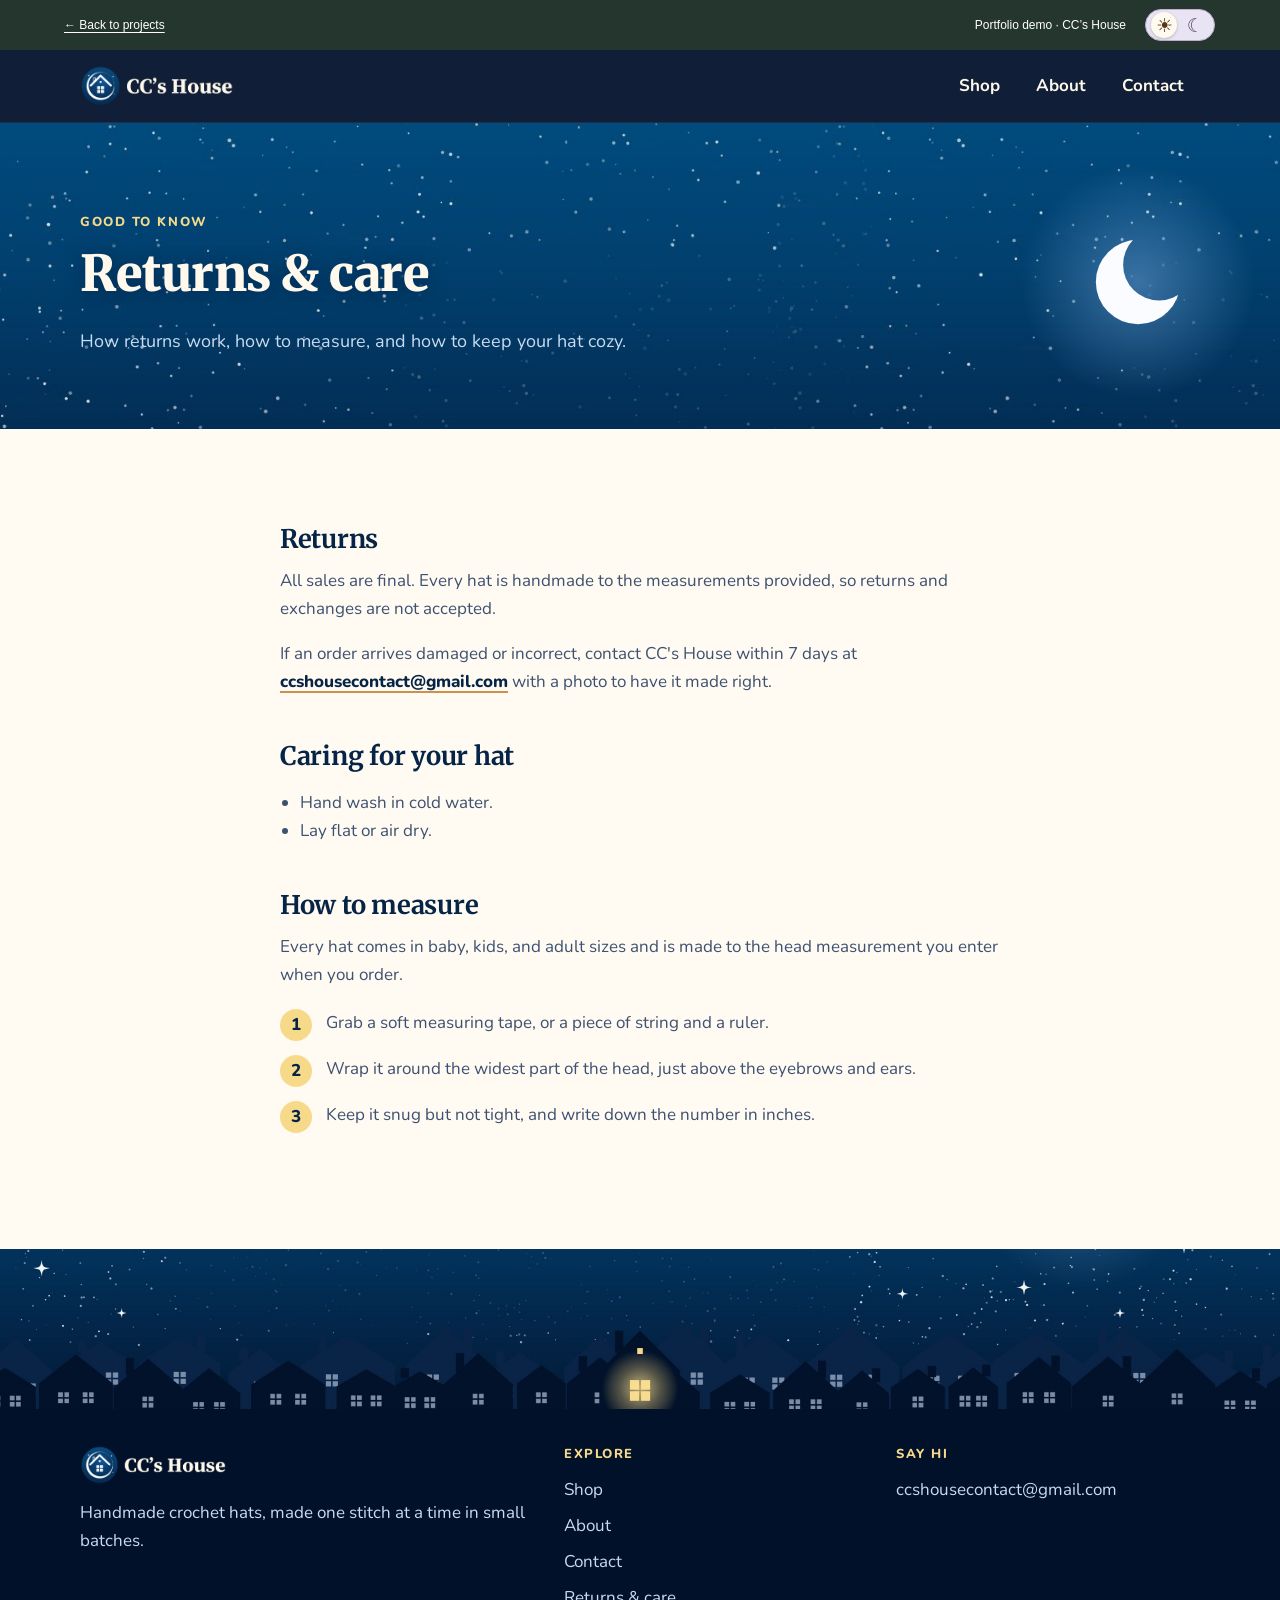
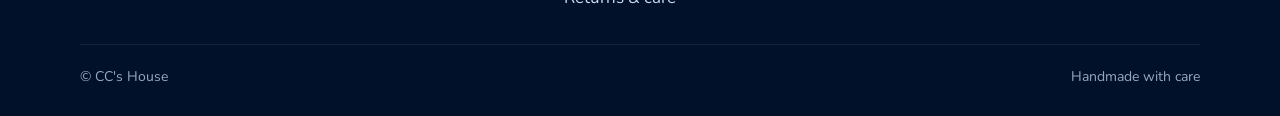
<file: projects/ccs-house/returns.html>
<!doctype html>
<html lang="en" data-portfolio-page="crochet">
<head>
<meta charset="utf-8">
<meta name="viewport" content="width=device-width, initial-scale=1">
<title>Returns & care | CC's House</title>
<meta name="description" content="The CC's House return policy, how to care for your crochet hat, and how to measure for the right fit.">
<meta name="theme-color" content="#02122B">
<meta property="og:type" content="website">
<meta property="og:site_name" content="CC's House">
<meta property="og:title" content="Returns & care | CC's House">
<meta property="og:description" content="The CC's House return policy, how to care for your crochet hat, and how to measure for the right fit.">
<!-- Once the domain is set up, make this a full address, e.g. https://yourdomain.com/assets/img/og-image.jpg -->
<meta property="og:image" content="assets/img/og-image.jpg">
<meta name="twitter:card" content="summary_large_image">
<link rel="icon" type="image/png" href="assets/img/badge-64.png">
<link rel="apple-touch-icon" href="assets/img/apple-touch-icon.png">
<link rel="preconnect" href="https://fonts.googleapis.com">
<link rel="preconnect" href="https://fonts.gstatic.com" crossorigin>
<link rel="stylesheet" href="https://fonts.googleapis.com/css2?family=Merriweather:wght@700;900&family=Nunito:wght@400;600;700;800&display=swap">
<link rel="stylesheet" href="assets/css/style.css?v=202610081907">
<script>document.documentElement.className = 'js';</script>
<script src="assets/js/site.js?v=202610081907" defer></script>
<link rel="stylesheet" href="../../dark-mode.css?v=1">
<script src="../../theme-switch.js?v=1"></script>
</head>
<body>
<div class="portfolio-demo-bar"><a href="../../index.html">← Back to projects</a><div class="theme-actions"><span>Portfolio demo · CC’s House</span><button class="theme-switch" type="button" role="switch" aria-label="Dark mode" aria-checked="false" title="Toggle dark mode" data-theme-switch hidden><span class="theme-sun" aria-hidden="true">☀︎</span><span class="theme-moon" aria-hidden="true">☾</span></button></div></div>
<a class="skip" href="#main">Skip to content</a>
<header class="site-header">
  <div class="wrap nav-bar">
    <a class="brand" href="./"><img src="assets/img/logo-light.png" alt="CC's House home" width="1465" height="400"></a>
    <button class="nav-toggle" type="button" aria-expanded="false" aria-controls="site-nav" aria-label="Menu">
      <svg width="22" height="22" viewBox="0 0 24 24" fill="none" stroke="currentColor" stroke-width="2.2" stroke-linecap="round" aria-hidden="true"><path d="M4 7h16M4 12h16M4 17h16"/></svg>
    </button>
    <nav class="site-nav" id="site-nav" aria-label="Main">
      <ul class="nav-links">
        <li><a href="shop.html">Shop</a></li>
        <li><a href="about.html">About</a></li>
        <li><a href="contact.html">Contact</a></li>
      </ul>
    </nav>
  </div>
</header>
<main id="main">
  <section class="page-hero">
    <div class="wrap">
      <span class="eyebrow">Good to know</span>
      <h1>Returns &amp; care</h1>
      <p>How returns work, how to measure, and how to keep your hat cozy.</p>
      <svg class="page-moon" viewBox="0 0 100 100" aria-hidden="true">
        <defs>
          <radialGradient id="pm-glow"><stop offset="0" stop-color="#7FB2E8" stop-opacity="0.45"/><stop offset="1" stop-color="#7FB2E8" stop-opacity="0"/></radialGradient>
          <mask id="pm-bite"><rect x="-60" y="-60" width="220" height="220" fill="#fff"/><circle cx="67" cy="36" r="29" fill="#000"/></mask>
        </defs>
        <circle cx="50" cy="50" r="95" fill="url(#pm-glow)"/>
        <circle cx="50" cy="50" r="34" fill="#FBFCFF" mask="url(#pm-bite)"/>
      </svg>
    </div>
  </section>

  <section class="section">
    <div class="wrap prose">
      <h2>Returns</h2>
      <p>All sales are final. Every hat is handmade to the measurements provided, so returns and exchanges are not accepted.</p>
      <p>If an order arrives damaged or incorrect, contact CC's House within 7 days at <a class="text-link" href="mailto:ccshousecontact@gmail.com">ccshousecontact@gmail.com</a> with a photo to have it made right.</p>

      <h2>Caring for your hat</h2>
      <ul>
        <li>Hand wash in cold water.</li>
        <li>Lay flat or air dry.</li>
      </ul>

      <h2>How to measure</h2>
      <p>Every hat comes in baby, kids, and adult sizes and is made to the head measurement you enter when you order.</p>
      <ol class="steps">
          <li>Grab a soft measuring tape, or a piece of string and a ruler.</li>
          <li>Wrap it around the widest part of the head, just above the eyebrows and ears.</li>
          <li>Keep it snug but not tight, and write down the number in inches.</li>
        </ol>
    </div>
  </section>
</main>
<footer class="site-footer">
  <div class="footer-sky" aria-hidden="true"></div>
  <div class="footer-main">
    <div class="wrap">
      <div class="footer-grid">
        <div>
          <img src="assets/img/logo-light.png" alt="CC's House" width="1465" height="400" loading="lazy">
          <p>Handmade crochet hats, made one stitch at a time in small batches.</p>
        </div>
        <div>
          <h2>Explore</h2>
          <ul>
            <li><a href="shop.html">Shop</a></li>
            <li><a href="about.html">About</a></li>
            <li><a href="contact.html">Contact</a></li>
            <li><a href="returns.html">Returns &amp; care</a></li>
          </ul>
        </div>
        <div>
          <h2>Say hi</h2>
          <ul>
            <li><a class="footer-email" href="mailto:ccshousecontact@gmail.com">ccshousecontact@gmail.com</a></li>
          </ul>
          <!-- Social media links go here once the accounts are set up -->
        </div>
      </div>
      <div class="footer-bottom">
        <span>&copy; CC's House</span>
        <span>Handmade with care</span>
      </div>
    </div>
  </div>
</footer>
</body>
</html>
</file>
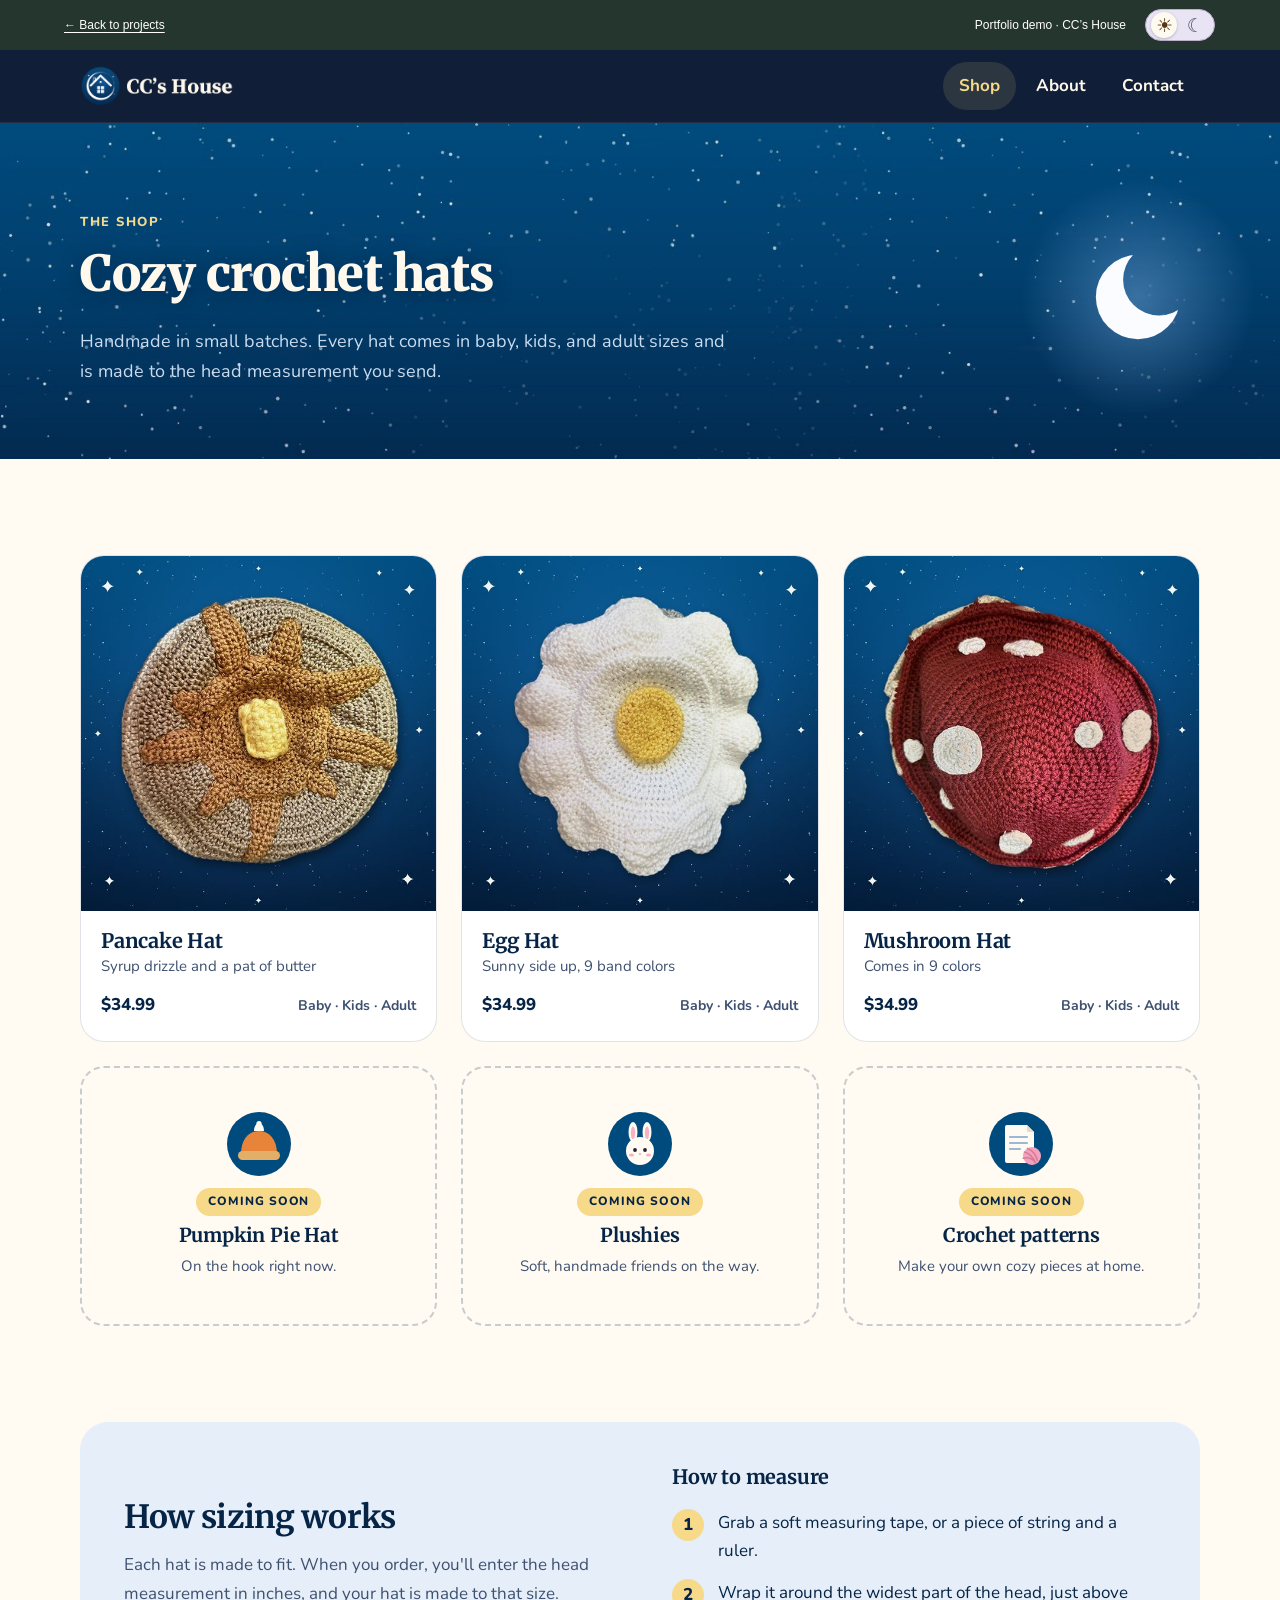
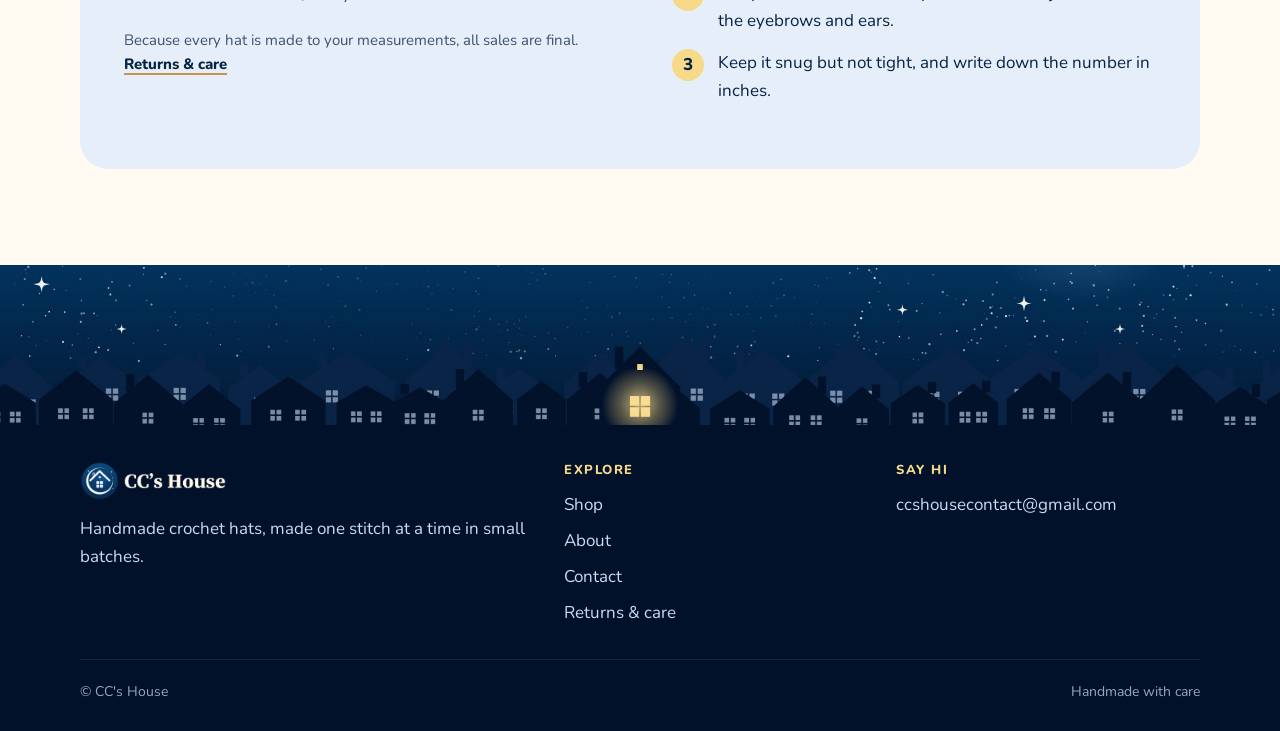
<file: projects/ccs-house/shop.html>
<!doctype html>
<html lang="en" data-portfolio-page="crochet">
<head>
<meta charset="utf-8">
<meta name="viewport" content="width=device-width, initial-scale=1">
<title>Shop | CC's House</title>
<meta name="description" content="Shop handmade crochet hats from CC's House: the Pancake Hat, Egg Hat, and Mushroom Hat, each made to fit in baby, kids, and adult sizes.">
<meta name="theme-color" content="#02122B">
<meta property="og:type" content="website">
<meta property="og:site_name" content="CC's House">
<meta property="og:title" content="Shop | CC's House">
<meta property="og:description" content="Shop handmade crochet hats from CC's House: the Pancake Hat, Egg Hat, and Mushroom Hat, each made to fit in baby, kids, and adult sizes.">
<!-- Once the domain is set up, make this a full address, e.g. https://yourdomain.com/assets/img/og-image.jpg -->
<meta property="og:image" content="assets/img/og-image.jpg">
<meta name="twitter:card" content="summary_large_image">
<link rel="icon" type="image/png" href="assets/img/badge-64.png">
<link rel="apple-touch-icon" href="assets/img/apple-touch-icon.png">
<link rel="preconnect" href="https://fonts.googleapis.com">
<link rel="preconnect" href="https://fonts.gstatic.com" crossorigin>
<link rel="stylesheet" href="https://fonts.googleapis.com/css2?family=Merriweather:wght@700;900&family=Nunito:wght@400;600;700;800&display=swap">
<link rel="stylesheet" href="assets/css/style.css?v=202610081907">
<script>document.documentElement.className = 'js';</script>
<script src="assets/js/site.js?v=202610081907" defer></script>
<link rel="stylesheet" href="../../dark-mode.css?v=1">
<script src="../../theme-switch.js?v=1"></script>
</head>
<body>
<div class="portfolio-demo-bar"><a href="../../index.html">← Back to projects</a><div class="theme-actions"><span>Portfolio demo · CC’s House</span><button class="theme-switch" type="button" role="switch" aria-label="Dark mode" aria-checked="false" title="Toggle dark mode" data-theme-switch hidden><span class="theme-sun" aria-hidden="true">☀︎</span><span class="theme-moon" aria-hidden="true">☾</span></button></div></div>
<a class="skip" href="#main">Skip to content</a>
<header class="site-header">
  <div class="wrap nav-bar">
    <a class="brand" href="./"><img src="assets/img/logo-light.png" alt="CC's House home" width="1465" height="400"></a>
    <button class="nav-toggle" type="button" aria-expanded="false" aria-controls="site-nav" aria-label="Menu">
      <svg width="22" height="22" viewBox="0 0 24 24" fill="none" stroke="currentColor" stroke-width="2.2" stroke-linecap="round" aria-hidden="true"><path d="M4 7h16M4 12h16M4 17h16"/></svg>
    </button>
    <nav class="site-nav" id="site-nav" aria-label="Main">
      <ul class="nav-links">
        <li><a href="shop.html" aria-current="page">Shop</a></li>
        <li><a href="about.html">About</a></li>
        <li><a href="contact.html">Contact</a></li>
      </ul>
    </nav>
  </div>
</header>
<main id="main">
  <section class="page-hero">
    <div class="wrap">
      <span class="eyebrow">The shop</span>
      <h1>Cozy crochet hats</h1>
      <p>Handmade in small batches. Every hat comes in baby, kids, and adult sizes and is made to the head measurement you send.</p>
      <svg class="page-moon" viewBox="0 0 100 100" aria-hidden="true">
        <defs>
          <radialGradient id="pm-glow"><stop offset="0" stop-color="#7FB2E8" stop-opacity="0.45"/><stop offset="1" stop-color="#7FB2E8" stop-opacity="0"/></radialGradient>
          <mask id="pm-bite"><rect x="-60" y="-60" width="220" height="220" fill="#fff"/><circle cx="67" cy="36" r="29" fill="#000"/></mask>
        </defs>
        <circle cx="50" cy="50" r="95" fill="url(#pm-glow)"/>
        <circle cx="50" cy="50" r="34" fill="#FBFCFF" mask="url(#pm-bite)"/>
      </svg>
    </div>
  </section>

  <section class="section">
    <div class="wrap">
      <div class="grid-products">
        <a class="card" href="pancake-hat.html">
          <img src="assets/img/hats/pancake-3-sm.jpg" alt="" width="600" height="600" loading="lazy">
          <div class="card-body">
            <h3>Pancake Hat</h3>
            <span class="meta">Syrup drizzle and a pat of butter</span>
            <div class="card-foot"><span class="price">$34.99</span><span class="sizes">Baby · Kids · Adult</span></div>
          </div>
        </a>
        <a class="card" href="egg-hat.html">
          <img src="assets/img/hats/egg-3-sm.jpg" alt="" width="600" height="600" loading="lazy">
          <div class="card-body">
            <h3>Egg Hat</h3>
            <span class="meta">Sunny side up, 9 band colors</span>
            <div class="card-foot"><span class="price">$34.99</span><span class="sizes">Baby · Kids · Adult</span></div>
          </div>
        </a>
        <a class="card" href="mushroom-hat.html">
          <img src="assets/img/hats/mushroom-3-sm.jpg" alt="" width="600" height="600" loading="lazy">
          <div class="card-body">
            <h3>Mushroom Hat</h3>
            <span class="meta">Comes in 9 colors</span>
            <div class="card-foot"><span class="price">$34.99</span><span class="sizes">Baby · Kids · Adult</span></div>
          </div>
        </a>
        <div class="card soon"><svg class="soon-icon" viewBox="0 0 64 64" aria-hidden="true"><circle cx="32" cy="32" r="32" fill="#004B7D"/><path d="M14 42C14 27 22 19 32 19s18 8 18 23Z" fill="#E8843A"/><rect x="11" y="39" width="42" height="9" rx="4.5" fill="#E3AE68"/><path d="M27 19c0-5 2.5-8 5-8s5 3 5 8Z" fill="#FFFBF3"/><circle cx="32" cy="11.5" r="2.6" fill="#FFFBF3"/></svg><span class="tag">Coming soon</span><h3>Pumpkin Pie Hat</h3><p>On the hook right now.</p></div>
        <div class="card soon"><svg class="soon-icon" viewBox="0 0 64 64" aria-hidden="true"><circle cx="32" cy="32" r="32" fill="#004B7D"/><ellipse cx="25" cy="20" rx="4.5" ry="10" fill="#FFFBF3"/><ellipse cx="39" cy="20" rx="4.5" ry="10" fill="#FFFBF3"/><ellipse cx="25" cy="21" rx="2.2" ry="6.5" fill="#F6B3C3"/><ellipse cx="39" cy="21" rx="2.2" ry="6.5" fill="#F6B3C3"/><circle cx="32" cy="39" r="14" fill="#FFFBF3"/><circle cx="27" cy="38" r="1.9" fill="#2A1E2E"/><circle cx="37" cy="38" r="1.9" fill="#2A1E2E"/><ellipse cx="23.5" cy="43" rx="2.6" ry="1.6" fill="#F6B3C3"/><ellipse cx="40.5" cy="43" rx="2.6" ry="1.6" fill="#F6B3C3"/><path d="M30.6 41.6h2.8L32 43.3Z" fill="#E88FA6"/></svg><span class="tag">Coming soon</span><h3>Plushies</h3><p>Soft, handmade friends on the way.</p></div>
        <div class="card soon"><svg class="soon-icon" viewBox="0 0 64 64" aria-hidden="true"><circle cx="32" cy="32" r="32" fill="#004B7D"/><path d="M18 13h20l7 7v29a2 2 0 0 1-2 2H18a2 2 0 0 1-2-2V15a2 2 0 0 1 2-2Z" fill="#FFFBF3"/><path d="M38 13v7h7Z" fill="#E6DCC8"/><path d="M21 25h17M21 31h17M21 37h10" stroke="#9DB7D6" stroke-width="2.2" stroke-linecap="round"/><circle cx="43" cy="44" r="9" fill="#F2A2BD"/><path d="M35.5 40c4 1 9 5 11 11M38.5 36.4c5 2 8.6 6.6 9.8 12M34.3 46.2c3.4-1 8.2 0 11.4 3.4" stroke="#D97B97" stroke-width="1.6" fill="none" stroke-linecap="round"/></svg><span class="tag">Coming soon</span><h3>Crochet patterns</h3><p>Make your own cozy pieces at home.</p></div>
      </div>
    </div>
  </section>

  <section class="section pt-0" id="sizing">
    <div class="wrap">
      <div class="panel split">
        <div>
          <h2>How sizing works</h2>
          <p>Each hat is made to fit. When you order, you'll enter the head measurement in inches, and your hat is made to that size.</p>
          <p class="fine-print">Because every hat is made to your measurements, all sales are final. <a class="text-link" href="returns.html">Returns &amp; care</a></p>
        </div>
        <div>
          <h3>How to measure</h3>
          <ol class="steps">
          <li>Grab a soft measuring tape, or a piece of string and a ruler.</li>
          <li>Wrap it around the widest part of the head, just above the eyebrows and ears.</li>
          <li>Keep it snug but not tight, and write down the number in inches.</li>
        </ol>
        </div>
      </div>
    </div>
  </section>
</main>
<footer class="site-footer">
  <div class="footer-sky" aria-hidden="true"></div>
  <div class="footer-main">
    <div class="wrap">
      <div class="footer-grid">
        <div>
          <img src="assets/img/logo-light.png" alt="CC's House" width="1465" height="400" loading="lazy">
          <p>Handmade crochet hats, made one stitch at a time in small batches.</p>
        </div>
        <div>
          <h2>Explore</h2>
          <ul>
            <li><a href="shop.html">Shop</a></li>
            <li><a href="about.html">About</a></li>
            <li><a href="contact.html">Contact</a></li>
            <li><a href="returns.html">Returns &amp; care</a></li>
          </ul>
        </div>
        <div>
          <h2>Say hi</h2>
          <ul>
            <li><a class="footer-email" href="mailto:ccshousecontact@gmail.com">ccshousecontact@gmail.com</a></li>
          </ul>
          <!-- Social media links go here once the accounts are set up -->
        </div>
      </div>
      <div class="footer-bottom">
        <span>&copy; CC's House</span>
        <span>Handmade with care</span>
      </div>
    </div>
  </div>
</footer>
</body>
</html>
</file>
<file: styles.css>
:root{--paper:#fbf7ee;--ink:#102f47;--muted:#5b6976;--line:#dce0df;--coral:#e77f68;--lavender:#c7b5ec;--mint:#badcc9;--yellow:#f3d37c;--white:#fffefa;--ease:cubic-bezier(.2,.75,.25,1)}
*{box-sizing:border-box}html{scroll-behavior:smooth;scroll-padding-top:110px}body{margin:0;background:var(--paper);color:var(--ink);font-family:"Segoe UI",Arial,sans-serif;line-height:1.6}a{color:inherit;text-decoration:none}button{font:inherit}img{display:block;max-width:100%}a:focus-visible,button:focus-visible{outline:3px solid #ac493a;outline-offset:5px}button{touch-action:manipulation}::selection{background:#f7c2b2;color:var(--ink)}
.site-header,main,.site-footer{max-width:1320px;margin:auto}.site-header{padding:24px 5%;display:flex;align-items:center;justify-content:space-between;gap:24px;border-bottom:1px solid var(--line)}.brand{display:flex;gap:12px;align-items:center;font-size:22px;font-weight:750;letter-spacing:-.04em;line-height:1.2}.brand small{display:block;font-size:10px;letter-spacing:.08em;text-transform:uppercase;font-weight:500;margin-top:5px}.brand-mark{position:relative;width:43px;height:43px;border-radius:13px;background:var(--yellow);display:grid;place-items:center;font-family:Georgia,serif;font-size:30px}.brand-mark>span{position:absolute;right:-5px;top:-7px;font:18px Georgia;color:#a74935;transition:transform .4s var(--ease)}.brand:hover .brand-mark>span{transform:rotate(90deg)}nav{display:flex;align-items:center;gap:28px;font-size:13px;font-weight:600}nav>a:hover{text-decoration:underline;text-underline-offset:7px}
main{padding:0 5%}.hero{display:grid;grid-template-columns:1.15fr 1fr;align-items:center;gap:34px;min-height:620px;padding:70px 0 72px}.eyebrow{font-size:11px;letter-spacing:.14em;text-transform:uppercase;font-weight:700;margin:0 0 20px}.hero .eyebrow{display:flex;align-items:center;gap:9px}.little-star{font-size:24px;line-height:1;color:#b4513d}.hero h1{font-size:clamp(54px,6.7vw,92px);line-height:1.04;letter-spacing:-.065em;font-weight:650;margin:0 0 26px}.hero h1 em{font-family:Georgia,serif;font-weight:400;color:#b4513d}.title-dot{color:#b4513d}.hero-lede{color:var(--muted);font-size:17px;max-width:480px;margin:0 0 27px;line-height:1.75}.button{display:inline-flex;align-items:center;justify-content:space-between;gap:32px;padding:13px 21px;border-radius:999px;font-size:14px;font-weight:650;transition:transform .25s var(--ease),background .25s}.button:hover{transform:translateY(-3px)}.button span{font-size:21px;line-height:1}.primary{background:var(--ink);color:#fff}.primary:hover{background:#254f69}.secondary{background:#fffefa;border:1px solid #a8bfbd;white-space:nowrap}.hero-note{font-size:11px;color:var(--muted);margin:16px 0 0}
.hero-art{position:relative;min-width:0;height:490px}.art-outline{position:absolute;inset:32px 8px 16px 26px;border:1px solid #b8b2d3;border-radius:42% 42% 22% 22%;transform:rotate(9deg)}.hero-window{position:absolute;left:0;right:5px;top:40px;border-radius:19px;overflow:hidden;border:1px solid #203e4e2b;box-shadow:0 18px 28px #0d2e4717;transform:rotate(-3deg)}.window-bar,.preview-top{display:flex;align-items:center;gap:4px;background:#fffefa;color:#59707e}.window-bar{height:35px;padding:0 14px}.window-bar i{height:5px;width:5px;background:#c7ccd0;border-radius:50%}.window-bar>span{font-size:7px;letter-spacing:.11em;margin-left:auto}.hero-world{height:290px;background:radial-gradient(ellipse at top,#12648c,#032447);display:flex;flex-direction:column;align-items:center;justify-content:center;padding:23px}.hero-logo{height:37px;width:auto;object-fit:contain}.hero-friends{width:auto;max-height:162px;object-fit:contain;margin-top:8px}.hero-world>span{font:16px Georgia,serif;color:#fff3d4;margin-top:10px}.hero-post{position:absolute;width:155px;bottom:7px;right:6px;padding:9px;background:#fffefa;border:1px solid #dedee2;border-radius:13px;box-shadow:0 15px 24px #0c29451a;transform:rotate(7deg)}.hero-post img{width:100%;height:auto;aspect-ratio:1;border-radius:7px;object-fit:cover}.hero-post span{display:block;font-size:10px;font-weight:600;padding:6px 2px 1px}.hero-sticker{position:absolute;left:-12px;bottom:20px;width:125px;height:125px;border-radius:50%;background:var(--lavender);display:flex;flex-direction:column;align-items:center;justify-content:center;line-height:1.3;font-size:19px;transform:rotate(-12deg);border:7px solid var(--paper)}.hero-sticker b{font-size:20px}.art-star{position:absolute;font-family:Georgia,serif;color:#b4513d;line-height:1}.star-one{font-size:70px;top:5px;right:-8px}.star-two{font-size:40px;left:117px;bottom:29px;color:#8763af}
.work{padding:38px 0 82px}.section-heading{display:flex;justify-content:space-between;gap:30px;align-items:end;margin-bottom:28px}.section-heading .eyebrow{margin-bottom:10px;color:#647684}.section-heading h2{font-size:clamp(36px,4vw,52px);letter-spacing:-.055em;line-height:1.12;margin:0;font-weight:650}.section-heading h2 span{color:#b4513d}.filters{display:flex;flex-wrap:wrap;gap:8px;margin:0 0 30px}.filters[hidden]{display:none}.filter{border:1px solid #cbd4d7;background:transparent;border-radius:999px;padding:8px 15px;color:var(--ink);font-size:12px;cursor:pointer;transition:background .2s,color .2s}.filter span{margin-left:10px;font-size:10px;opacity:.65}.filter:hover{background:#f4ddd5}.filter.is-active{background:var(--ink);border-color:var(--ink);color:#fff}
.projects{display:grid;grid-template-columns:repeat(2,minmax(0,1fr));gap:28px}.project{min-width:0;background:var(--white);border:1px solid #dce0df;border-radius:25px;padding:11px;box-shadow:0 4px 0 #e7e4da66;transition:transform .3s var(--ease),box-shadow .3s var(--ease)}.project[hidden]{display:none}.project:hover{transform:translateY(-4px);box-shadow:0 14px 28px #183d5010}.preview{display:flex;flex-direction:column;overflow:hidden;border-radius:16px;height:350px}.preview-top{flex:0 0 32px;justify-content:space-between;padding:0 14px;font-size:8px;letter-spacing:.13em;background:#fffefaed}.preview-top>span:first-child{font-size:7px;letter-spacing:3px;color:#b9c5c9}.preview-cta{display:flex;align-items:center;justify-content:space-between;flex:0 0 43px;padding:0 17px;font-size:11px;font-weight:600}.preview-cta b{font-size:22px;font-weight:400;transition:transform .3s var(--ease)}.preview:hover .preview-cta b{transform:translate(2px,-2px)}.social-preview{background:#dcd1f3}.social-scene{flex:1;min-height:0;display:flex;align-items:center;justify-content:center;gap:5%;padding:18px 5%;background:#dcd1f3}.sp-post{height:54%;width:auto;aspect-ratio:1;object-fit:cover;border:4px solid #fffefa;border-radius:9px;box-shadow:0 8px 12px #142a4420;transition:transform .4s var(--ease)}.sp-post:first-child{transform:rotate(-7deg)}.sp-post:last-child{transform:rotate(7deg)}.preview:hover .sp-post{transform:rotate(0)}.sp-story{height:91%;aspect-ratio:9/16;position:relative;border-radius:13px;overflow:hidden;border:4px solid #fffefa;box-shadow:0 12px 20px #142a4420}.sp-story img{width:100%;height:100%;object-fit:cover}.sp-story span{position:absolute;bottom:12%;left:8%;right:8%;color:var(--ink);text-align:center;background:#fff9e9;padding:7px 4px;border-radius:5px;font:700 13px/1.2 Georgia,serif}
.community-preview{background:#d9ece8}.community-scene{display:flex;align-items:center;justify-content:center;flex:1;min-height:0;padding:15px 7%;gap:7%;background:#d9ece8}.cp-phone{height:94%;aspect-ratio:9/16;position:relative;border:4px solid #173344;border-radius:16px;overflow:hidden;box-shadow:0 10px 20px #122c4426;transform:rotate(-4deg);transition:transform .4s var(--ease)}.preview:hover .cp-phone{transform:rotate(0)}.cp-phone img{width:100%;height:100%;object-fit:cover}.cp-play{position:absolute;left:50%;top:50%;transform:translate(-50%,-50%);border-radius:50%;background:#ffffffdf;width:38px;height:38px;display:grid;place-items:center;font-size:13px;padding-left:2px}.cp-chat{width:53%;max-width:245px;display:flex;flex-direction:column;gap:8px}.chat-label{font-size:8px;text-transform:uppercase;letter-spacing:.12em;color:#426d66;margin-bottom:4px}.cp-chat p{font-size:11px;line-height:1.4;padding:9px 12px;margin:0;border-radius:14px;box-shadow:0 2px 0 #2449420c}.cp-in{align-self:flex-start;background:#fffefa;border-bottom-left-radius:3px!important}.cp-out{align-self:flex-end;background:#f3baaa;border-bottom-right-radius:3px!important}
.cc-preview{background:#032447;color:#fff5dd}.cc-scene{flex:1;min-height:0;display:flex;flex-direction:column;align-items:center;justify-content:center;padding:18px;background:radial-gradient(ellipse at top,#12648c,#032447)}.cc-logo{height:33px;width:auto;object-fit:contain}.cc-friends{max-height:155px;width:auto;object-fit:contain;margin:8px 0}.cc-scene>span{font:17px Georgia,serif;text-align:center}.cc-preview .preview-cta{background:#06213e}.pet-preview{background:#c4dfc9}.pet-scene{position:relative;flex:1;min-height:0;background:#e1ebdb;overflow:hidden}.pet-scene img{height:100%;width:100%;object-fit:contain;transition:transform .45s var(--ease)}.preview:hover .pet-scene img{transform:scale(1.025)}.pet-scene>span{position:absolute;left:17px;bottom:14px;padding:8px 13px;background:#fff9e6ee;border-radius:10px;font-size:17px;line-height:1.2;color:#245e40}.pet-scene>span b{font-size:23px;letter-spacing:-.04em}
.project-info{padding:21px 14px 6px}.project-label{display:flex;justify-content:space-between;align-items:center;margin:0 0 10px;font-size:9px;font-weight:700;letter-spacing:.1em;color:#627581}.color-dot{width:11px;height:11px;border-radius:50%}.lavender{background:#ad8ace}.coral{background:#e39781}.blue{background:#246a96}.mint{background:#6fa98b}.project-info h3{font-size:29px;letter-spacing:-.045em;line-height:1.2;margin:0 0 12px;font-weight:650}.project-info>p:not(.project-label):not(.demo-note){font-size:14px;color:var(--muted);margin:0 0 19px;max-width:460px;line-height:1.75}.tags{list-style:none;padding:0;margin:0 0 20px;display:flex;flex-wrap:wrap;gap:6px}.tags li{border:1px solid #dce2e3;padding:4px 9px;border-radius:999px;font-size:10px;background:#f8f9f5}.view-link{display:flex;justify-content:space-between;align-items:center;border-top:1px solid #e1e5e3;padding:13px 0 8px;font-size:13px;font-weight:650}.view-link>span{display:grid;place-items:center;background:#f5e3db;border-radius:50%;height:31px;width:31px;font-size:21px;font-weight:400;transition:background .25s,transform .25s}.view-link:hover>span{background:#efb6a3;transform:rotate(45deg)}.demo-note{font-size:10px;color:var(--muted);margin:4px 0}
.site-footer{padding:29px 5% 35px;border-top:1px solid var(--line);display:flex;align-items:center;justify-content:space-between;gap:20px}.site-footer p,.site-footer>a:last-child{font-size:11px;color:var(--muted);margin:0}.site-footer>a:last-child:hover{text-decoration:underline;text-underline-offset:4px}
.skip:not(:focus),.sr-only{position:absolute;width:1px;height:1px;padding:0;margin:-1px;overflow:hidden;clip:rect(0,0,0,0);white-space:nowrap;border:0}.skip:focus{position:fixed;top:10px;left:10px;z-index:20;background:#fff;padding:12px}.motion-ready .reveal{opacity:0;transform:translateY(18px);transition:opacity .55s var(--ease),transform .55s var(--ease)}.motion-ready .reveal.is-visible{opacity:1;transform:none}.hero-art{animation:art-arrive .8s var(--ease) both}.hero-copy{animation:copy-arrive .65s var(--ease) both}@keyframes art-arrive{from{opacity:0;transform:translateY(14px)}to{opacity:1;transform:none}}@keyframes copy-arrive{from{opacity:0;transform:translateY(10px)}to{opacity:1;transform:none}}
@media(min-width:1500px){.hero h1{font-size:92px}}@media(max-width:1040px){nav{gap:18px}.hero{gap:20px}.hero h1{font-size:65px}.hero-art{height:450px}.hero-world{height:260px}.hero-sticker{left:-2px;width:108px;height:108px;font-size:16px}.hero-sticker b{font-size:17px}.hero-post{width:133px}.preview{height:320px}.project-info h3{font-size:25px}.sp-post{height:45%}}@media(max-width:780px){html{scroll-padding-top:28px}.site-header{padding:21px 6%}nav{gap:15px;font-size:12px}main{padding:0 6%}.hero{grid-template-columns:1fr;padding:50px 0 32px;gap:20px;min-height:0}.hero h1{font-size:clamp(47px,8vw,72px)}.hero-lede{font-size:16px;max-width:540px}.hero-art{height:445px;max-width:480px;width:95%;margin:0 auto}.hero-world{height:255px}.hero-window{top:30px}.hero-post{width:137px;bottom:0}.hero-sticker{bottom:8px}.work{padding:22px 0 56px}.section-heading{align-items:start}.projects{grid-template-columns:1fr;gap:24px}.preview{height:360px}.project-info h3{font-size:28px}.sp-post{height:55%}.site-footer{padding:24px 6%;flex-wrap:wrap}}@media(max-width:390px){.brand{font-size:20px}.brand-mark{width:36px;height:36px;font-size:25px}.brand small{font-size:8px}nav{gap:10px}.hero h1{font-size:46px}.hero .eyebrow{font-size:9px}.hero-art{height:409px}.hero-world{height:230px}.hero-friends{max-height:132px}.hero-logo{height:30px}.hero-post{width:118px}.hero-sticker{width:99px;height:99px}.hero-sticker b{font-size:16px}.star-one{font-size:49px}.preview{height:310px}.sp-post{height:42%}.cp-chat p{font-size:10px}.project-info{padding:18px 9px 5px}.project-info h3{font-size:26px}.filters{gap:6px}.filter{padding:7px 10px;font-size:11px}}
.sp-post{width:25%;height:auto;flex:0 0 25%}.sp-story{width:28%;height:auto;max-width:130px;aspect-ratio:9/16;flex:0 1 28%}.cp-phone{width:31%;height:auto;max-width:130px;aspect-ratio:9/16;flex:0 1 31%}.cp-chat{flex:1;min-width:0}.project-label{font-size:10px}.motion-ready .project.is-visible:hover{transform:translateY(-4px)}
@media(prefers-reduced-motion:reduce){html{scroll-behavior:auto}*,*::before,*::after{animation:none!important;transition:none!important}.motion-ready .reveal{opacity:1;transform:none}.project:hover,.button:hover{transform:none}}
</file>
<file: dark-mode.css>
:root {
  --theme-track: #e9e4f3;
  --theme-border: #bdafce;
  --theme-icon: #574a6a;
  --theme-thumb: #fffaf0;
  --theme-selected: #583812;
  --theme-focus: #784c99;
}

:root[data-theme="dark"] {
  color-scheme: dark;
  --theme-track: #273750;
  --theme-border: #62708a;
  --theme-icon: #d6dced;
  --theme-thumb: #d9c8f2;
  --theme-selected: #292044;
  --theme-focus: #e0c7ff;
}

.theme-actions {
  display: flex;
  align-items: center;
  gap: clamp(8px, 2vw, 18px);
  margin-inline-start: auto;
}

.theme-switch {
  position: relative;
  display: inline-grid;
  grid-template-columns: 1fr 1fr;
  place-items: center;
  flex: 0 0 72px;
  width: 72px;
  height: 44px;
  padding: 5px;
  border: 0;
  border-radius: 30px;
  background: transparent;
  color: var(--theme-icon);
  cursor: pointer;
}
.theme-switch[hidden] { display: none; }
.theme-switch::before {
  content: "";
  position: absolute;
  inset: 6px 1px;
  border: 1px solid var(--theme-border);
  border-radius: 20px;
  background: var(--theme-track);
}
.theme-switch::after {
  content: "";
  position: absolute;
  top: 9px;
  left: 7px;
  width: 26px;
  height: 26px;
  border-radius: 50%;
  background: var(--theme-thumb);
  box-shadow: 0 1px 3px #0c17283d;
  transition: transform 180ms ease;
}
.theme-switch[aria-checked="true"]::after { transform: translateX(32px); }
.theme-switch span {
  position: relative;
  z-index: 1;
  font: 19px/1 "Segoe UI Symbol", system-ui, sans-serif;
}
.theme-switch[aria-checked="false"] .theme-sun,
.theme-switch[aria-checked="true"] .theme-moon { color: var(--theme-selected); }
.theme-switch:focus-visible { outline: 3px solid var(--theme-focus); outline-offset: 2px; }
.theme-switch:hover::before { border-color: currentColor; }

.portfolio-demo-bar {
  position: relative;
  z-index: 10;
  display: flex;
  flex-wrap: wrap;
  justify-content: space-between;
  align-items: center;
  gap: 6px 16px;
  padding: 3px 5vw;
  background: #25362f;
  color: #fff;
  font: 12px/1.5 Arial, sans-serif;
}
.portfolio-demo-bar > a { color: inherit; text-decoration: underline; text-underline-offset: 3px; }
.portfolio-demo-bar .theme-actions { flex-wrap: wrap; justify-content: flex-end; }
.portfolio-demo-bar .theme-switch { --theme-focus: #e0c7ff; }
.theme-actions .back { white-space: nowrap; }

@media (max-width: 390px) {
  [data-portfolio-page="home"] .site-header,
  [data-portfolio-page="project"] header.top { gap: 10px; flex-wrap: wrap; }
}
@media (prefers-reduced-motion: reduce) {
  .theme-switch::after { transition: none; }
}

/* Portfolio and case studies use the same deep navy palette. */
[data-theme="dark"]:is([data-portfolio-page="home"], [data-portfolio-page="project"]) {
  --paper: #131c2b;
  --ink: #f3eff9;
  --muted: #b7c2d6;
  --line: #3d4960;
  --white: #1d293d;
  --accent: #ffad94;
}
[data-theme="dark"][data-portfolio-page="home"] :is(.little-star, .title-dot, .hero h1 em, .section-heading h2 span, .brand-mark > span) { color: var(--accent); }
[data-theme="dark"][data-portfolio-page="home"] :is(.brand-mark, .hero-sticker) { color: #181a38; }
[data-theme="dark"][data-portfolio-page="home"] .primary { color: #18263b; background: #ddd0f3; }
[data-theme="dark"][data-portfolio-page="home"] .primary:hover { background: #fff3d7; }
[data-theme="dark"][data-portfolio-page="home"] .hero-post { background: #28354b; border-color: var(--line); }
[data-theme="dark"][data-portfolio-page="home"] .art-outline { border-color: #655d82; }
[data-theme="dark"][data-portfolio-page="home"] :is(.section-heading .eyebrow, .project-label) { color: var(--muted); }
[data-theme="dark"][data-portfolio-page="home"] :is(.filter, .project, .tags li, .view-link) { border-color: var(--line); }
[data-theme="dark"][data-portfolio-page="home"] :is(.filter:hover, .tags li) { background: #2a3650; }
[data-theme="dark"][data-portfolio-page="home"] .filter.is-active { color: #201936; background: #d9c8f2; border-color: #d9c8f2; }
[data-theme="dark"][data-portfolio-page="home"] .project { box-shadow: 0 6px 12px #090f1b55; }
[data-theme="dark"][data-portfolio-page="home"] .view-link > span { color: #f9d2c7; background: #4e3341; }
[data-theme="dark"][data-portfolio-page="home"] .view-link:hover > span { background: #624251; }
[data-theme="dark"][data-portfolio-page="home"] :is(.social-preview, .community-preview, .pet-preview, .sp-story span) { color: #102f47; }
[data-theme="dark"][data-portfolio-page="home"] .skip:focus { background: var(--white); }
[data-theme="dark"][data-portfolio-page="home"] :is(a, button):focus-visible { outline-color: var(--theme-focus); }

[data-theme="dark"][data-portfolio-page="project"] .intro .eyebrow,
[data-theme="dark"][data-portfolio-page="project"] .block-head h2::after { color: var(--accent); }
[data-theme="dark"][data-portfolio-page="project"] :is(.block-head h2, .reel-card h3) { color: var(--ink); }
[data-theme="dark"][data-portfolio-page="project"] :is(.block, .top .back, .jump a, .reel-card, .thread, .dm, .dm header, .thread-post, .comments > li) { border-color: var(--line); }
[data-theme="dark"][data-portfolio-page="project"] :is(.jump a, .reel-card, .reel-motion-toggle, .shots li, .totals li, .week li, .thread, .dm, .skip:focus) { background: var(--white); color: var(--ink); }
[data-theme="dark"][data-portfolio-page="project"] :is(.top .back:hover, .jump a:hover, .reel-motion-toggle:hover, .thread-post, .bubbles .in) { background: #2b3b54; }
[data-theme="dark"][data-portfolio-page="project"] .thread-post span { color: var(--muted); }
[data-theme="dark"][data-portfolio-page="project"] .bubbles .out { background: #235377; }
[data-theme="dark"][data-portfolio-page="project"] :is(.intro .concept-note, .voice, .rules article:nth-child(2)) { background: #342949; color: #e9dcf7; }
[data-theme="dark"][data-portfolio-page="project"] :is(.why, .saved article, .sizing-transcript, .measure article, .rules article:nth-child(4)) { background: #21372f; border-color: #3e6152; }
[data-theme="dark"][data-portfolio-page="project"] .rules article { background: var(--white); border-color: var(--line); }
[data-theme="dark"][data-portfolio-page="project"] .rules article:nth-child(3) { background: #42332a; }
[data-theme="dark"][data-portfolio-page="project"] :is(.type.reel-t, .status.escalated) { color: #ffd0c4; background: #51363b; }
[data-theme="dark"][data-portfolio-page="project"] .ig-label { color: #56656c; }
[data-theme="dark"][data-portfolio-page="project"] .ig-label .type.reel-t { color: #a14231; background: #fbe3dc; }

/* The crochet demo already uses a night sky for its brand photography. */
[data-theme="dark"][data-portfolio-page="crochet"] {
  --cream: #101e31;
  --ink: #fff4e4;
  --ink-soft: #bacbe1;
  --pumpkin-text: #ffb480;
  --cloud-soft: #243a55;
  --line: #405572;
  --shadow: 0 18px 40px -18px #020813;
}
[data-theme="dark"][data-portfolio-page="crochet"] .section-alt { background: #182941; }
[data-theme="dark"][data-portfolio-page="crochet"] :is(.card, .info-card, .buy-box) { background: #1e314a; }
[data-theme="dark"][data-portfolio-page="crochet"] .card.soon { border-color: var(--line); }
[data-theme="dark"][data-portfolio-page="crochet"] :is(.btn-gold, .skip:focus, .tag),
[data-theme="dark"][data-portfolio-page="crochet"] .steps li::before { color: #10233b; }
[data-theme="dark"][data-portfolio-page="crochet"] :is(.btn-ink, .features .icon) { color: #10233b; background: #bfd7ee; }
[data-theme="dark"][data-portfolio-page="crochet"] .btn-ink:hover { background: #e1ecfb; }
[data-theme="dark"][data-portfolio-page="crochet"] :focus-visible { outline-color: #f6d989; }

/* Keep the pet demo's lime accent over evergreen surfaces. */
[data-theme="dark"][data-portfolio-page="pets"] {
  --cream: #101d18;
  --white: #1c2d25;
  --ink: #f1f6eb;
  --muted: #bbccbe;
  --line: #40594a;
  --green: #235c43;
  --deep: #0a1711;
  --pet-surface: #23382c;
  --pet-raised: #304a3b;
}
[data-theme="dark"][data-portfolio-page="pets"] :is(.header, #mobile-nav, .care-strip, .groom-menu, dialog, .booking-option, .field input, .field select, .time-button, .quantity-controls button, .photo-caption, .photo-label, .product-tag) { background: var(--white); }
[data-theme="dark"][data-portfolio-page="pets"] :is(.hero-copy, .neighborhood-section, .strip-number, .review-list) { background: var(--pet-surface); }
[data-theme="dark"][data-portfolio-page="pets"] :is(.hero-copy > p, .store-button small) { color: var(--muted); }
[data-theme="dark"][data-portfolio-page="pets"] :is(.icon-button:hover, .service-row:hover, .booking-option.selected) { background: var(--pet-raised); }
[data-theme="dark"][data-portfolio-page="pets"] :is(.filter-tabs button.active, .time-button.selected) { background: var(--lime); color: #172c20; border-color: var(--lime); }
[data-theme="dark"][data-portfolio-page="pets"] .time-button:disabled { background: #26342d; color: #a5b3a8; }
[data-theme="dark"][data-portfolio-page="pets"] :is(.cart-button span, .photo-caption a, .confirmation-mark, .skip-link:focus, .map-label) { color: #203f31; }
[data-theme="dark"][data-portfolio-page="pets"] .caption-icon { color: var(--lime); }
[data-theme="dark"][data-portfolio-page="pets"] :is(#search, .info-body a) { color: var(--lime); }
[data-theme="dark"][data-portfolio-page="pets"] :is(.field input, .field select, .review-list > div, .faq-list details) { border-color: var(--line); }
[data-theme="dark"][data-portfolio-page="pets"] .form-error { color: #ffb5a7; }
</file>
<file: projects/ccs-social/styles.css>
/* CC's House Social Kit — portfolio page chrome matches the root styles.css; mockups use the CC's House brand */
:root{--paper:#f5f3eb;--ink:#25362f;--muted:#647369;--line:#d7ded2;--accent:#ad462c;--navy:#032447;--sky:#004B7D;--brand-ink:#062446;--brand-soft:#3E5170;--cream:#FFFBF3;--window:#F6D989;--pumpkin:#B4581A}
*{box-sizing:border-box}
html{scroll-behavior:smooth}
body{margin:0;background:var(--paper);color:var(--ink);font-family:"Segoe UI",Arial,sans-serif;line-height:1.6}
a{color:inherit;text-decoration:none}
a:focus-visible,[tabindex]:focus-visible{outline:3px solid var(--accent);outline-offset:4px}
img{display:block;max-width:100%;height:auto}
figure{margin:0}
header.top,main,footer.bottom{max-width:1280px;margin:auto}

/* ---------- page chrome ---------- */
header.top{padding:32px 5vw;display:flex;justify-content:space-between;align-items:center;border-bottom:1px solid var(--line)}
.brand{font-size:25px;font-weight:750;letter-spacing:-.05em;line-height:1.2}
.brand span{display:block;font-size:10px;font-weight:500;letter-spacing:.12em;text-transform:uppercase;margin-top:7px}
.back{font-size:12px;font-weight:650}
.back:hover,footer.bottom a:hover{text-decoration:underline;text-underline-offset:5px}
main{padding:0 5vw}
.skip:not(:focus){position:absolute;width:1px;height:1px;overflow:hidden;clip:rect(0,0,0,0)}
.skip:focus{position:fixed;top:10px;left:10px;z-index:10;background:#fff;padding:12px}

.intro{padding:64px 0 44px;max-width:820px}
.eyebrow{font-size:10px;letter-spacing:.15em;font-weight:700;color:var(--muted);margin:0 0 14px}
.intro h1{font-size:clamp(44px,6vw,80px);font-weight:500;letter-spacing:-.055em;line-height:1.04;margin:0 0 22px}
.lede{font-size:17px;color:var(--muted);max-width:640px;margin:0 0 18px}
.concept-note{display:inline-block;font-size:12px;background:#e9eddf;border-radius:6px;padding:9px 14px;margin:0 0 26px}
.jump{display:flex;flex-wrap:wrap;gap:8px}
.jump a{font-size:12px;font-weight:650;border:1px solid var(--line);background:#fff;border-radius:999px;padding:6px 13px}
.jump a:hover{border-color:var(--ink)}

.block{padding:56px 0;border-top:1px solid var(--line);scroll-margin-top:10px}
.block-head{margin-bottom:30px}
.block-head h2{font-size:32px;letter-spacing:-.04em;font-weight:650;line-height:1.2;margin:0 0 8px}
.block-head p{color:var(--muted);font-size:15px;max-width:620px;margin:0}

.type{display:inline-block;font-size:10px;font-weight:750;letter-spacing:.08em;text-transform:uppercase;padding:3px 8px;border-radius:4px;line-height:1.5}
.type.photo{background:#e6eff9;color:var(--sky)}
.type.reel-t{background:#fbe3dc;color:var(--accent)}
.type.carousel-t{background:#fbf0d2;color:#7a5a0c}

/* ---------- feed posts ---------- */
.posts{display:grid;grid-template-columns:repeat(3,1fr);gap:28px;align-items:start}
.ig{background:#fff;border:1px solid #e2e4df;border-radius:12px;overflow:hidden;color:#111;font-size:13px}
.ig-head{display:flex;align-items:center;gap:10px;padding:10px 12px}
.ig-head img{width:32px;height:32px;border-radius:50%}
.ig-head strong{display:block;font-size:13px;line-height:1.2}
.ig-head span{display:block;font-size:11px;color:#737373;line-height:1.3}
.ig-media{position:relative;aspect-ratio:1;background:var(--navy)}
.ig-media>img{width:100%;height:100%;object-fit:cover}
.track{display:flex;height:100%;overflow-x:auto;scroll-snap-type:x mandatory;scrollbar-width:none}
.track::-webkit-scrollbar{display:none}
.track img{flex:0 0 100%;width:100%;height:100%;object-fit:cover;scroll-snap-align:start}
.count{position:absolute;top:10px;right:10px;background:#000000a0;color:#fff;font-size:11px;font-weight:650;border-radius:999px;padding:2px 9px;pointer-events:none}
.ig-actions{display:flex;align-items:center;gap:14px;padding:10px 12px 4px}
.ig-actions svg{width:24px;height:24px;color:#111}
.ig-actions .save{margin-left:auto}
.dots{display:flex;gap:4px;margin-left:auto}
.dots i{width:6px;height:6px;border-radius:50%;background:#c7c7c7}
.dots i.on{background:#0095f6}
.ig-caption{padding:4px 12px 14px;line-height:1.5}
.ig-caption strong{margin-right:4px}
.tags-line{display:block;color:#00376b;margin-top:6px}
.ig-label{margin:0;border-top:1px solid #eee;background:#fafaf7;padding:10px 12px;font-size:11px;color:var(--muted)}
.ig-label .type{margin-right:6px}

/* ---------- stories ---------- */
.stories{display:grid;grid-template-columns:repeat(3,minmax(220px,300px));gap:28px;overflow-x:auto;padding-bottom:6px}
.story{position:relative;aspect-ratio:9/16;border-radius:16px;overflow:hidden;color:#fff;font-family:Nunito,"Segoe UI",sans-serif;background:var(--navy)}
.story-bars{position:absolute;top:10px;left:10px;right:10px;display:flex;gap:4px;z-index:2}
.story-bars i{flex:1;height:3px;border-radius:2px;background:#ffffff66}
.story-bars i.full{background:#fff}
.story-head{position:absolute;top:22px;left:12px;display:flex;align-items:center;gap:8px;z-index:2;font-size:12px}
.story-head img{width:26px;height:26px;border-radius:50%}
.story-bg{position:absolute;inset:0;width:100%;height:100%;object-fit:cover}
.story-photo .story-bg{inset:auto;top:0;left:0;height:64%}
.story-photo::after{content:"";position:absolute;inset:0;background:linear-gradient(#03244700 34%,#032447 64%)}
.poll{position:absolute;left:9%;right:9%;bottom:14%;z-index:2;background:#fff;color:var(--brand-ink);border-radius:14px;padding:14px;text-align:center;box-shadow:0 8px 24px #0004}
.poll p{margin:0 0 4px;font-weight:800;font-size:15px;line-height:1.3}
.poll span{display:block;border:1.5px solid #e1e5ea;border-radius:10px;padding:7px;margin-top:8px;font-weight:800;font-size:14px}
.story-tips{background:var(--cream);color:var(--brand-ink);padding:64px 20px 20px}
.story-tips .story-head{color:var(--brand-ink)}
.story-tips .story-bars i{background:#06244633}
.story-tips .story-bars i.full{background:var(--brand-ink)}
.story-tips h3{font-family:Merriweather,Georgia,serif;font-size:22px;line-height:1.25;margin:10px 0 16px}
.story-tips ol{margin:0;padding:0;list-style:none;counter-reset:step}
.story-tips li{counter-increment:step;position:relative;padding:0 0 14px 40px;font-size:14px;font-weight:600;line-height:1.4}
.story-tips li::before{content:counter(step);position:absolute;left:0;top:-2px;width:28px;height:28px;border-radius:50%;background:var(--navy);color:var(--window);display:grid;place-items:center;font-weight:800;font-size:14px}
.sticker{position:absolute;bottom:26px;left:50%;transform:translateX(-50%) rotate(-3deg);background:var(--window);color:var(--brand-ink);padding:8px 16px;border-radius:999px;font-weight:800;font-size:14px;white-space:nowrap}
.story-new{background:radial-gradient(ellipse at top,#144767,var(--navy));padding:62px 18px 18px;text-align:center}
.story-kicker{margin:8px 0 2px;font-size:11px;font-weight:800;letter-spacing:.16em;text-transform:uppercase;color:#C9DBEF}
.story-new h3{font-family:Merriweather,Georgia,serif;font-size:25px;line-height:1.2;color:var(--window);margin:0 0 16px}
.story-product{width:82%;margin:auto;border-radius:12px;box-shadow:0 10px 28px #0006}
.link-sticker{position:absolute;bottom:26px;left:50%;transform:translateX(-50%);display:flex;align-items:center;gap:6px;background:#fff;color:#1f5fd1;padding:8px 14px;border-radius:10px;font-weight:800;font-size:13px;white-space:nowrap}
.link-sticker svg{width:16px;height:16px}
.stories figcaption{font-size:13px;color:var(--muted);margin-top:12px;line-height:1.5}
.stories figcaption strong{display:block;color:var(--ink);font-size:13px}

/* ---------- reel ---------- */
.reel{display:grid;grid-template-columns:300px 1fr;gap:48px;align-items:start}
.reel-screen{position:relative;aspect-ratio:9/16;border-radius:28px;border:8px solid #15191c;background:var(--navy);overflow:hidden;box-shadow:0 18px 40px #25362f30}
.reel-frame{position:absolute;inset:0;opacity:0;animation:reel-fade 12s infinite}
.reel-frame img{width:100%;height:100%;object-fit:cover;animation:reel-push 12s infinite}
.reel-frame span{position:absolute;top:20%;left:50%;transform:translateX(-50%);width:max-content;max-width:84%;background:#fff;color:var(--brand-ink);font:800 17px/1.3 Nunito,"Segoe UI",sans-serif;padding:7px 13px;border-radius:8px;text-align:center}
.f2,.f2 img{animation-delay:3s}
.f3,.f3 img{animation-delay:6s}
.f4,.f4 img{animation-delay:9s}
.reel-frame.end{display:flex;flex-direction:column;align-items:center;justify-content:center;background:radial-gradient(ellipse at top,#144767,var(--navy))}
.reel-frame.end img{width:96px;height:auto;animation:none}
.reel-frame.end span{position:static;transform:none;background:none;color:var(--cream);font:900 22px/1.35 Merriweather,Georgia,serif;margin-top:16px}
.reel-progress{position:absolute;top:10px;left:12px;right:12px;height:3px;border-radius:2px;background:#ffffff55}
.reel-progress i{display:block;height:100%;width:0;border-radius:2px;background:#fff;animation:reel-progress 12s linear infinite}
.reel-tag{position:absolute;left:14px;bottom:12px;margin:0;color:#fff;font:800 13px Nunito,"Segoe UI",sans-serif;text-shadow:0 1px 4px #0008}
.phone figcaption{text-align:center;font-size:12px;color:var(--muted);margin-top:10px}
@keyframes reel-fade{0%{opacity:0}1.5%{opacity:1}25%{opacity:1}26.5%{opacity:0}100%{opacity:0}}
@keyframes reel-push{0%{transform:scale(1)}26%{transform:scale(1.08)}100%{transform:scale(1.08)}}
@keyframes reel-progress{from{width:0}to{width:100%}}

.shots{list-style:none;margin:0;padding:0;display:grid;gap:12px}
.shots li{display:grid;grid-template-columns:72px 1fr;gap:14px;align-items:center;background:#fff;border:1px solid var(--line);border-radius:10px;padding:10px}
.shots img{width:72px;height:72px;border-radius:6px;object-fit:cover}
.shots img.badge{background:var(--navy);padding:10px;object-fit:contain}
.shots b{font-size:13px}
.shots p{margin:2px 0 0;font-size:13px;color:var(--muted);line-height:1.45}
.reel-notes{margin:22px 0 0;display:grid;grid-template-columns:1fr 1fr;gap:14px 28px}
.reel-notes dt,.email-meta dt{font-size:10px;font-weight:700;letter-spacing:.12em;text-transform:uppercase;color:var(--muted)}
.reel-notes dd,.email-meta dd{margin:2px 0 0;font-size:14px;line-height:1.5}

/* ---------- week plan ---------- */
.totals{list-style:none;margin:0 0 20px;padding:0;display:flex;flex-wrap:wrap;gap:8px}
.totals li{background:#fff;border:1px solid var(--line);border-radius:999px;padding:5px 14px;font-size:13px}
.totals b{font-size:16px;margin-right:3px}
.week{list-style:none;margin:0;padding:0;display:grid;grid-template-columns:repeat(7,1fr);gap:10px}
.week li{background:#fff;border:1px solid var(--line);border-radius:10px;padding:14px 12px;min-height:170px}
.week .day{margin:0 0 10px;font-size:11px;font-weight:700;letter-spacing:.14em;text-transform:uppercase;color:var(--muted)}
.week .what{margin:10px 0 8px;font-size:14px;font-weight:650;line-height:1.35}
.week .story-line{margin:0;font-size:12px;color:var(--muted);line-height:1.4}
.week .email-line{margin:6px 0 0;font-size:12px;font-weight:650;color:var(--accent);line-height:1.4}
.week-note{margin:18px 0 0;font-size:14px;color:var(--muted);max-width:780px}
.week-note b{color:var(--ink)}

/* ---------- email ---------- */
.email-wrap{display:grid;grid-template-columns:250px minmax(0,600px);gap:44px;align-items:start}
.email-meta{margin:0}
.email-meta div{margin-bottom:16px}
.email{background:#fff;border:1px solid var(--line);border-radius:8px;overflow:hidden;color:var(--brand-ink);font-family:Nunito,"Segoe UI",sans-serif;box-shadow:0 14px 35px #25362f14}
.email-top{background:var(--navy);padding:18px}
.email-top img{height:40px;width:auto;margin:auto}
.email-hero{width:100%;height:280px;object-fit:cover;object-position:50% 18%}
.email-body{padding:28px 32px}
.email-kicker{margin:0;font-size:11px;font-weight:800;letter-spacing:.14em;text-transform:uppercase;color:var(--pumpkin)}
.email-body h3{font-family:Merriweather,Georgia,serif;font-size:28px;line-height:1.2;margin:6px 0 10px}
.email-body>p{font-size:15px;margin:0 0 18px}
.email-btn{display:inline-block;background:var(--navy);color:#fff;padding:12px 24px;border-radius:999px;font-weight:800;font-size:15px}
.email-body h4{font-family:Merriweather,Georgia,serif;font-size:18px;margin:30px 0 12px}
.email-grid{display:grid;grid-template-columns:repeat(3,1fr);gap:12px;text-align:center;font-size:13px}
.email-grid img,.soon{width:100%;aspect-ratio:1;border-radius:8px;object-fit:cover}
.soon{display:grid;place-items:center;background:#fde7d4;color:var(--pumpkin);font-weight:800;font-size:12px;padding:10px;line-height:1.3}
.email-grid b{display:block;margin-top:6px}
.email-grid span{color:var(--brand-soft)}
.email-tip{background:#E6EFF9;border-radius:8px;padding:12px 14px;font-size:13px;margin:24px 0 0}
.email-foot{background:#f3f5f8;padding:16px;font-size:11px;color:var(--brand-soft);text-align:center;line-height:1.6}

/* ---------- measuring ---------- */
.measure{display:grid;grid-template-columns:repeat(4,1fr);gap:16px}
.measure article{background:#e9eddf;border-radius:10px;padding:20px}
.measure h3{font-size:17px;letter-spacing:-.02em;margin:0 0 6px}
.measure p{font-size:13.5px;color:var(--muted);margin:0}

footer.bottom{padding:25px 5vw 35px;border-top:1px solid var(--line);display:flex;justify-content:space-between;font-size:11px;color:var(--muted)}

/* ---------- responsive ---------- */
@media(max-width:1060px){.posts{grid-template-columns:repeat(2,1fr)}.week{grid-template-columns:repeat(4,1fr)}.measure{grid-template-columns:repeat(2,1fr)}}
@media(max-width:860px){.reel,.email-wrap{grid-template-columns:1fr}.phone{max-width:280px;margin:auto}.email-meta{display:grid;grid-template-columns:1fr 1fr;gap:0 24px}}
@media(max-width:800px){header.top{padding:25px 6vw}main{padding:0 6vw}.intro{padding:48px 0 36px}.block{padding:44px 0}.block-head h2{font-size:28px}footer.bottom{padding:23px 6vw}}
@media(max-width:640px){.posts{grid-template-columns:1fr;max-width:440px}.week{grid-template-columns:repeat(2,1fr)}.week li{min-height:0}.reel-notes{grid-template-columns:1fr}.email-meta{grid-template-columns:1fr}.email-body{padding:22px 20px}.email-hero{height:220px}.email-grid{gap:8px;font-size:12px}}
@media(max-width:480px){.measure{grid-template-columns:1fr}.lede{font-size:15px}}
@media(prefers-reduced-motion:reduce){html{scroll-behavior:auto}.reel-frame,.reel-frame img,.reel-progress i{animation:none}.f1{opacity:1}.reel-progress i{width:25%}}
.inline-link{color:var(--accent);font-weight:650;text-decoration:underline;text-underline-offset:3px;white-space:nowrap}
</file>
<file: projects/ccs-community/styles.css>
/* Reels & Community Replies: page chrome comes from ../ccs-social/styles.css */

/* ---------- reels ---------- */
.reels{display:grid;grid-template-columns:repeat(2,minmax(0,1fr));gap:40px}
.reel-card{display:grid;grid-template-columns:minmax(200px,270px) 1fr;gap:28px;align-items:start}
.reel-phone{aspect-ratio:9/16;border-radius:26px;border:7px solid #15191c;overflow:hidden;background:var(--navy);box-shadow:0 18px 40px #25362f30}
.reel-phone video{display:block;width:100%;height:100%;object-fit:cover;background:var(--navy)}
.reel-meta{margin:0 0 10px;font-size:12px;color:var(--muted)}
.reel-meta .type{margin-right:6px}
.reel-meta a{text-decoration:underline;text-underline-offset:3px}
.reel-card h3{font-size:22px;letter-spacing:-.03em;line-height:1.25;margin:0 0 14px}
.reel-card dl{margin:0}
.reel-card dl div{margin-bottom:14px}
.reel-card dt{font-size:10px;font-weight:700;letter-spacing:.12em;text-transform:uppercase;color:var(--muted)}
.reel-card dd{margin:2px 0 0;font-size:14px;line-height:1.5}
.audio-note{margin:28px 0 0;font-size:14px;color:var(--muted);max-width:760px}
.audio-note b{color:var(--ink)}

/* ---------- shared bits ---------- */
.av{flex:0 0 auto;width:32px;height:32px;border-radius:50%;display:grid;place-items:center;background:var(--av,#9aa59f);color:#fff;font-weight:750;font-size:14px}
img.av{background:none}
.status{display:inline-block;font-size:10px;font-weight:750;letter-spacing:.06em;text-transform:uppercase;padding:2px 8px;border-radius:999px;margin:6px 6px 0 0;line-height:1.6}
.status.answered{background:#e3f1e3;color:#2f6b35}
.status.to-dm{background:#e6eff9;color:var(--sky)}
.status.escalated{background:#fbe3dc;color:var(--accent)}
.status.routed{background:#fbf0d2;color:#7a5a0c}

/* ---------- comments ---------- */
.thread-wrap{display:grid;grid-template-columns:minmax(0,560px) minmax(0,1fr);gap:40px;align-items:start}
.thread{background:#fff;border:1px solid #e2e4df;border-radius:12px;overflow:hidden;color:#111;font-size:14px}
.thread-post{display:flex;gap:12px;align-items:center;padding:12px 14px;border-bottom:1px solid #eee;background:#fafaf7}
.thread-post img{width:48px;height:48px;border-radius:6px;object-fit:cover}
.thread-post b{display:block;font-size:13px}
.thread-post span{display:block;font-size:12px;color:#737373;line-height:1.4}
.comments{list-style:none;margin:0;padding:6px 14px 10px}
.comments>li{padding:12px 0;border-bottom:1px solid #f0f0f0}
.comments>li:last-child{border-bottom:0}
.c{display:flex;gap:10px;align-items:flex-start}
.c p{margin:0;line-height:1.5}
.c b{margin-right:4px}
.c.reply{margin:10px 0 0 42px}
.c.reply .av{width:26px;height:26px}
.why{background:#e9eddf;border-radius:10px;padding:22px 24px}
.why h3{font-size:17px;letter-spacing:-.02em;margin:0 0 10px}
.why ol{margin:0;padding-left:18px}
.why li{font-size:14px;color:var(--muted);margin-bottom:10px;line-height:1.5}
.why li b{color:var(--ink)}

/* ---------- dms ---------- */
.dms{display:grid;grid-template-columns:repeat(3,1fr);gap:20px;align-items:start}
.dm{background:#fff;border:1px solid #e2e4df;border-radius:14px;overflow:hidden;font-size:14px;color:#111}
.dm header{display:flex;align-items:center;gap:10px;padding:12px 14px;border-bottom:1px solid #eee}
.dm header b{flex:1}
.dm header .status{margin:0}
.bubbles{padding:14px;display:flex;flex-direction:column;gap:8px}
.bubbles p{margin:0;padding:9px 13px;border-radius:18px;max-width:86%;line-height:1.45}
.bubbles .in{align-self:flex-start;background:#efefef;border-bottom-left-radius:6px}
.bubbles .out{align-self:flex-end;background:var(--navy);color:#fff;border-bottom-right-radius:6px}

/* ---------- guide ---------- */
.rules{display:grid;grid-template-columns:repeat(4,1fr);gap:16px}
.rules article{background:#fff;border:1px solid var(--line);border-radius:10px;padding:20px}
.rule-n{margin:0 0 10px;width:28px;height:28px;border-radius:50%;background:var(--navy);color:var(--window);display:grid;place-items:center;font-weight:800;font-size:14px}
.rules h3{font-size:17px;letter-spacing:-.02em;margin:0 0 6px}
.rules p:not(.rule-n){font-size:13.5px;color:var(--muted);margin:0}
.saved-title{font-size:20px;letter-spacing:-.03em;margin:36px 0 14px}
.saved{display:grid;grid-template-columns:repeat(3,1fr);gap:16px}
.saved article{background:#e9eddf;border-radius:10px;padding:18px 20px}
.saved b{font-size:12px;letter-spacing:.1em;text-transform:uppercase}
.saved p{margin:6px 0 0;font-size:14px;line-height:1.5}
.voice{margin:22px 0 0;font-size:14px;color:var(--muted);max-width:760px}
.voice b{color:var(--ink)}

/* ---------- responsive ---------- */
@media(max-width:1100px){.reels{grid-template-columns:1fr;max-width:720px}.rules{grid-template-columns:repeat(2,1fr)}}
@media(max-width:960px){.thread-wrap{grid-template-columns:1fr}.dms{grid-template-columns:1fr;max-width:560px}.saved{grid-template-columns:1fr;max-width:640px}}
@media(max-width:600px){.reel-card{grid-template-columns:1fr;max-width:300px;margin:auto}.rules{grid-template-columns:1fr}.c.reply{margin-left:20px}}

.sizing-transcript{margin-top:28px;max-width:760px;padding:16px 20px;border:1px solid var(--line);border-radius:10px;font-size:14px}.sizing-transcript summary{cursor:pointer;font-weight:700}.sizing-transcript li{margin:8px 0}

/* Inline, silent looping previews; playback controls stay outside the phones. */
.reel-phone video{pointer-events:none}.reel-phone video::-webkit-media-controls{display:none!important}.reel-phone video::-webkit-media-controls-enclosure{display:none!important}.reel-motion-toggle{margin:16px 0 0;border:1px solid var(--line);border-radius:999px;padding:8px 15px;background:#fff;color:var(--ink);font:600 13px/1.4 "Segoe UI",Arial,sans-serif;cursor:pointer}.reel-motion-toggle:hover{background:#e9eddf}.reel-motion-toggle:focus-visible{outline:3px solid var(--accent);outline-offset:4px}
</file>
<file: portfolio-theme.css>
/* Shared portfolio chrome. Brand artwork and website demos retain their palettes. */
:root{--paper:#fbf7ee;--ink:#102f47;--muted:#5b6976;--line:#dce0df;--accent:#b4513d}
body{background:var(--paper);color:var(--ink)}header.top{border-bottom-color:var(--line)}.top .brand{position:relative;padding-left:15px;border-left:5px solid #e8ab93}.top .back{border:1px solid #cdd4d8;border-radius:999px;padding:8px 14px;transition:background .2s}.top .back:hover{background:#eee6f7;text-decoration:none}.intro .eyebrow{color:#865174}.intro .concept-note{background:#e8e0f2;color:#55406c;border-radius:999px}.jump{gap:9px}.jump a{border-color:#d5d0dd;transition:background .2s,transform .2s}.jump a:hover{background:#eddef2;transform:translateY(-2px)}.block{border-color:#d9d8df}.block-head h2{color:#143b58}.block-head h2::after{content:'.';color:#b4513d}.reel-card{padding:18px;border:1px solid #dededc;background:#fffefa;border-radius:24px}.reels{gap:24px}.reel-card h3{color:#173b57}.reel-card .type{background:#f8dfd5;color:#94492f}.reel-phone{box-shadow:0 12px 20px #102f4717}.why,.saved article,.sizing-transcript{background:#e3eee7;border-color:#c7ddd3;border-radius:15px}.rules article{border-radius:16px;border-color:#dedee3}.rules article:nth-child(2){background:#eee6f6}.rules article:nth-child(3){background:#f7e8d7}.rules article:nth-child(4){background:#e2eee7}.dm{border-radius:19px}.thread{border-radius:18px}.status.answered{background:#dcefe1}.voice{padding:16px 20px;border-left:4px solid #ceaccf;background:#f0e9f5;border-radius:0 12px 12px 0}.audio-note{font-size:13px}footer.bottom{border-top-color:var(--line)}@media(max-width:600px){.reel-card{padding:15px;max-width:330px}.reel-phone{width:100%}.top .back{font-size:11px;padding:7px 11px}}@media(prefers-reduced-motion:reduce){.jump a{transition:none}.jump a:hover{transform:none}}
</file>
<file: projects/ccs-house/assets/css/style.css>
/* CC's House — colors sampled from the brand artwork */
:root {
  --sky: #004B7D;          /* top of the night sky */
  --sky-deep: #032447;     /* lower sky */
  --night: #02122B;        /* house silhouettes */
  --footer: #01112A;
  --ink: #062446;          /* logo wordmark */
  --ink-soft: #3E5170;
  --cream: #FFFBF3;        /* bunny */
  --cream-text: #FFF8EC;
  --window: #F6D989;       /* the lit window */
  --pumpkin: #E8843A;      /* pumpkin pie hat */
  --pumpkin-text: #B4581A; /* darker pumpkin, readable on cream */
  --crust: #C9924F;
  --blush: #F6B3C3;
  --yarn: #D97B97;
  --chick: #F6D365;
  --cloud: #C9DBEF;
  --cloud-soft: #E6EFF9;
  --line: rgba(6, 36, 70, 0.12);
  --shadow: 0 18px 40px -18px rgba(2, 18, 43, 0.35);
  --font-display: "Merriweather", Georgia, "Times New Roman", serif;
  --font-body: "Nunito", system-ui, -apple-system, "Segoe UI", sans-serif;
  --gutter: 16px;
}
@media (min-width: 640px) { :root { --gutter: 24px; } }

*, *::before, *::after { box-sizing: border-box; }
html { -webkit-text-size-adjust: 100%; scroll-behavior: smooth; }
body {
  margin: 0;
  background: var(--cream);
  color: var(--ink);
  font-family: var(--font-body);
  font-size: 1.0625rem;
  line-height: 1.65;
  -webkit-font-smoothing: antialiased;
}
img { max-width: 100%; height: auto; display: block; }
a { color: inherit; }
h1, h2, h3 { font-family: var(--font-display); line-height: 1.15; margin: 0 0 0.5em; letter-spacing: -0.01em; }
p { margin: 0 0 1em; }
.wrap { width: min(1120px, calc(100% - 2 * var(--gutter))); margin-inline: auto; }

:focus-visible { outline: 3px solid var(--sky); outline-offset: 3px; border-radius: 8px; }
.site-header :focus-visible, .hero :focus-visible, .page-hero :focus-visible,
.band :focus-visible, .site-footer :focus-visible { outline-color: var(--window); }

.skip { position: absolute; left: -9999px; top: 8px; }
.skip:focus { left: 16px; z-index: 100; background: var(--window); color: var(--ink); padding: 8px 16px; border-radius: 999px; font-weight: 800; }

/* ---------- Buttons ---------- */
.btn {
  display: inline-flex; align-items: center; justify-content: center; gap: 0.5em;
  min-height: 48px; padding: 12px 26px; border-radius: 999px;
  font: 800 1rem/1.2 var(--font-body); text-decoration: none; text-align: center;
  border: 2px solid transparent; cursor: pointer;
  transition: transform 0.15s ease, background-color 0.15s ease, box-shadow 0.15s ease;
}
.btn:hover { transform: translateY(-1px); }
.btn-gold { background: var(--window); color: var(--ink); box-shadow: 0 8px 24px -10px rgba(246, 217, 137, 0.7); }
.btn-gold:hover { background: #FAE4A8; }
.btn-ghost { border-color: rgba(255, 248, 236, 0.45); color: var(--cream-text); }
.btn-ghost:hover { background: rgba(255, 248, 236, 0.1); }
.btn-ink { background: var(--ink); color: var(--cream-text); }
.btn-ink:hover { background: var(--sky); }
.btn-outline { border-color: var(--ink); color: var(--ink); }
.btn-outline:hover { background: rgba(6, 36, 70, 0.06); }
.btn-row { display: flex; flex-wrap: wrap; gap: 12px; }

.eyebrow {
  display: inline-block; margin-bottom: 12px;
  font-weight: 800; font-size: 0.8125rem; letter-spacing: 0.12em; text-transform: uppercase;
  color: var(--pumpkin-text);
}
.hero .eyebrow, .band .eyebrow, .page-hero .eyebrow { color: var(--window); }
.text-link { font-weight: 800; color: var(--ink); text-decoration-thickness: 2px; text-underline-offset: 4px; text-decoration-color: var(--crust); }
.text-link:hover { text-decoration-color: var(--ink); }

/* ---------- Header ---------- */
.site-header {
  position: sticky; top: 0; z-index: 40;
  background: rgba(2, 18, 43, 0.94);
  -webkit-backdrop-filter: saturate(1.2) blur(10px); backdrop-filter: saturate(1.2) blur(10px);
  border-bottom: 1px solid rgba(255, 255, 255, 0.07);
}
.nav-bar { display: flex; align-items: center; justify-content: space-between; gap: 16px; min-height: 72px; }
.brand { flex-shrink: 0; }
.brand img { height: 42px; width: auto; }
.nav-links { display: flex; gap: 4px; list-style: none; margin: 0; padding: 0; }
.nav-links a {
  display: block; padding: 10px 16px; border-radius: 999px;
  color: var(--cream-text); font-weight: 700; text-decoration: none;
}
.nav-links a:hover { background: rgba(255, 255, 255, 0.08); }
.nav-links a[aria-current="page"] { color: var(--window); background: rgba(246, 217, 137, 0.12); }
.nav-toggle { display: none; }

@media (max-width: 719px) {
  .brand img { height: 36px; }
  .js .nav-toggle {
    display: inline-flex; align-items: center; justify-content: center;
    width: 44px; height: 44px; padding: 0; border-radius: 12px; cursor: pointer;
    background: transparent; color: var(--cream-text); border: 1px solid rgba(255, 255, 255, 0.2);
  }
  .js .site-nav {
    display: none; position: absolute; left: 0; right: 0; top: 100%;
    background: var(--night); border-bottom: 1px solid rgba(255, 255, 255, 0.08);
    padding: 8px var(--gutter) 16px;
  }
  .js .site-nav.open { display: block; }
  .js .nav-links { flex-direction: column; }
  .js .nav-links a { padding: 14px 16px; border-radius: 12px; }
}

/* ---------- Home hero ---------- */
.hero {
  color: var(--cream-text);
  background: var(--sky) url("../img/sky-hero.jpg") center bottom / cover no-repeat;
  padding: clamp(44px, 7vw, 88px) 0 clamp(110px, 15vw, 200px);
}
.hero-grid { display: grid; gap: 40px; align-items: center; }
.hero h1 { font-size: clamp(2.35rem, 5.2vw, 3.75rem); font-weight: 900; margin-bottom: 0.4em; text-shadow: 0 2px 18px rgba(0, 30, 60, 0.55); }
.hero .lede { font-size: clamp(1.0625rem, 1.6vw, 1.25rem); color: var(--cloud); max-width: 32em; margin-bottom: 28px; }
/* the bunny and chick sit right in the sky, with the moon behind them */
.hero-art { position: relative; padding-top: clamp(64px, 9vw, 120px); }
.hero-art img { position: relative; width: 100%; filter: drop-shadow(0 22px 28px rgba(0, 10, 30, 0.45)); }
.hero-moon { position: absolute; top: 0; right: 3%; width: clamp(76px, 10vw, 128px); height: auto; overflow: visible; }
@media (min-width: 900px) { .hero-grid { grid-template-columns: 1fr 1.05fr; gap: 56px; } }

/* ---------- Inner page header ---------- */
.page-hero {
  color: var(--cream-text);
  background: var(--sky) url("../img/sky-hero.jpg") center top / max(120%, 1500px) auto no-repeat;
  padding: clamp(48px, 7vw, 84px) 0 clamp(44px, 6vw, 72px);
}
.page-hero h1 { font-size: clamp(2.1rem, 4.6vw, 3.1rem); font-weight: 900; text-shadow: 0 2px 18px rgba(0, 30, 60, 0.55); }
.page-hero p { color: var(--cloud); font-size: 1.125rem; max-width: 36em; margin: 0; }

/* the moon sits on the right of the heading area, so it's always in view */
.page-hero .wrap { position: relative; }
.page-moon {
  --moon: clamp(84px, 10vw, 124px);
  position: absolute; z-index: -1; right: 0; top: calc(50% - var(--moon) / 2);
  width: var(--moon); height: var(--moon); overflow: visible; pointer-events: none;
}
@media (min-width: 640px) { .page-hero .wrap { padding-right: calc(clamp(84px, 10vw, 124px) + 40px); } }
/* on phones it tucks into the top corner, above the heading */
@media (max-width: 639px) { .page-moon { --moon: 58px; top: -42px; } }

/* ---------- Sections ---------- */
.section { padding: clamp(56px, 8vw, 96px) 0; }
.section-alt { background: #FBF3E6; }
.pt-0 { padding-top: 0; }
.section-head { display: flex; flex-wrap: wrap; align-items: flex-end; justify-content: space-between; gap: 12px 24px; margin-bottom: 36px; }
.section-head > div { max-width: 640px; }
.section-head h2 { font-size: clamp(1.75rem, 3.4vw, 2.5rem); }
.section-head p { color: var(--ink-soft); margin: 0; }

/* ---------- Product cards ---------- */
.grid-products { display: grid; gap: 24px; grid-template-columns: repeat(auto-fill, minmax(min(100%, 300px), 1fr)); }
.card {
  display: flex; flex-direction: column; overflow: hidden;
  background: #fff; color: var(--ink); text-decoration: none;
  border: 1px solid var(--line); border-radius: 24px;
  transition: transform 0.2s ease, box-shadow 0.2s ease;
}
a.card:hover { transform: translateY(-4px); box-shadow: var(--shadow); }
.card img { width: 100%; aspect-ratio: 1; object-fit: cover; background: var(--sky); }
.card-body { display: flex; flex-direction: column; gap: 2px; padding: 18px 20px 22px; }
.card h3 { font-size: 1.25rem; margin: 0; }
.card .meta { color: var(--ink-soft); font-size: 0.9375rem; }
.card-foot { display: flex; align-items: baseline; justify-content: space-between; margin-top: 10px; }
.card .price { font-weight: 800; font-size: 1.0625rem; }
.card .sizes { font-size: 0.875rem; font-weight: 700; color: var(--ink-soft); }

.card.soon {
  align-items: center; justify-content: center; text-align: center; gap: 8px;
  padding: 36px 24px; min-height: 260px;
  background: transparent; border: 2px dashed rgba(6, 36, 70, 0.22);
}
.card.soon h3 { font-size: 1.2rem; }
.card.soon p { color: var(--ink-soft); margin: 0; font-size: 0.9375rem; }
.tag {
  display: inline-block; padding: 4px 12px; border-radius: 999px;
  background: var(--window); color: var(--ink);
  font-size: 0.75rem; font-weight: 800; letter-spacing: 0.08em; text-transform: uppercase;
}
.soon-icon { width: 64px; height: 64px; margin-bottom: 4px; }

/* ---------- Split / story ---------- */
.split { display: grid; gap: 40px; align-items: center; }
.split img.rounded { border-radius: 28px; width: 100%; }
@media (min-width: 900px) { .split { grid-template-columns: 1fr 1fr; gap: 64px; } }
.split h2 { font-size: clamp(1.75rem, 3.4vw, 2.5rem); }
.split p { color: var(--ink-soft); }

.features { list-style: none; padding: 0; margin: 28px 0; display: grid; gap: 18px; }
.features li { display: flex; gap: 14px; align-items: flex-start; }
.features .icon {
  flex: none; width: 44px; height: 44px; border-radius: 14px;
  display: grid; place-items: center; background: var(--cloud-soft); color: var(--sky);
}
.features-row { grid-template-columns: repeat(auto-fit, minmax(min(100%, 240px), 1fr)); gap: 24px; margin: 0; }
.features strong { display: block; font-size: 1.0625rem; }
.features span { color: var(--ink-soft); font-size: 0.9375rem; }

/* ---------- Coming-soon band ---------- */
.band {
  color: var(--cream-text);
  background:
    radial-gradient(1.5px 1.5px at 8% 22%, #fff 60%, transparent 61%),
    radial-gradient(1px 1px at 18% 70%, rgba(255,255,255,.8) 60%, transparent 61%),
    radial-gradient(2px 2px at 31% 35%, rgba(255,255,255,.9) 60%, transparent 61%),
    radial-gradient(1px 1px at 44% 82%, rgba(255,255,255,.7) 60%, transparent 61%),
    radial-gradient(1.5px 1.5px at 57% 18%, #fff 60%, transparent 61%),
    radial-gradient(1px 1px at 69% 60%, rgba(255,255,255,.8) 60%, transparent 61%),
    radial-gradient(2px 2px at 83% 28%, rgba(255,255,255,.9) 60%, transparent 61%),
    radial-gradient(1px 1px at 92% 76%, rgba(255,255,255,.7) 60%, transparent 61%),
    linear-gradient(180deg, var(--sky-deep), #0A2B52);
}
.band-grid { display: grid; gap: 36px; align-items: center; }
@media (min-width: 900px) { .band-grid { grid-template-columns: 1.15fr 1fr; gap: 56px; } }
.band h2 { font-size: clamp(1.75rem, 3.4vw, 2.5rem); }
.band p { color: var(--cloud); max-width: 34em; }
.soon-tiles { display: grid; grid-template-columns: 1fr 1fr; gap: 14px; }
/* on phones, an odd last tile spans the full row; from 560px the three sit side by side */
.soon-tiles > :last-child:nth-child(odd) { grid-column: 1 / -1; }
@media (min-width: 560px) {
  .soon-tiles { grid-template-columns: repeat(3, 1fr); }
  .soon-tiles > :last-child:nth-child(odd) { grid-column: auto; }
}
.soon-tile {
  display: flex; flex-direction: column; align-items: center; gap: 10px; text-align: center;
  padding: 26px 12px; border-radius: 24px;
  background: rgba(255, 255, 255, 0.05); border: 1.5px dashed rgba(255, 248, 236, 0.3);
}
.soon-tile h3 { font-size: 1.0625rem; margin: 0; color: var(--cream-text); }

/* ---------- Panels & info cards ---------- */
.panel { background: var(--cloud-soft); border-radius: 28px; padding: clamp(24px, 4vw, 44px); }
.panel h2 { font-size: clamp(1.5rem, 3vw, 2rem); }
.panel p { color: var(--ink-soft); }
.info-grid { display: grid; gap: 20px; grid-template-columns: repeat(auto-fit, minmax(min(100%, 290px), 1fr)); }
.info-card { display: flex; flex-direction: column; align-items: flex-start; background: #fff; border: 1px solid var(--line); border-radius: 24px; padding: 28px; }
.info-card h2 { font-size: 1.3rem; }
.info-card p { color: var(--ink-soft); }
.info-card .btn { margin-top: auto; }
.email-big { font-weight: 800; font-size: 1.125rem; color: var(--ink); overflow-wrap: anywhere; margin-bottom: 20px; }

.steps { counter-reset: step; list-style: none; padding: 0; margin: 20px 0; display: grid; gap: 14px; }
.steps li { counter-increment: step; display: flex; gap: 14px; align-items: flex-start; }
.steps li::before {
  content: counter(step); flex: none; width: 32px; height: 32px; border-radius: 50%;
  display: grid; place-items: center; background: var(--window); color: var(--ink); font-weight: 800;
}

.prose { max-width: 720px; }
.prose h2 { font-size: 1.6rem; margin-top: 1.8em; }
.prose h2:first-child { margin-top: 0; }
.prose p, .prose li { color: var(--ink-soft); }
.prose ul { padding-left: 1.2em; }

/* ---------- Product page ---------- */
.crumbs { padding-top: 28px; font-size: 0.9375rem; color: var(--ink-soft); }
.crumbs a { color: var(--ink-soft); }
.crumbs a:hover { color: var(--ink); }
.product { display: grid; gap: 36px; padding: 20px 0 72px; }
@media (min-width: 900px) { .product { grid-template-columns: 1.1fr 1fr; gap: 56px; align-items: start; } }
.gallery-main { border-radius: 28px; overflow: hidden; background: var(--sky); aspect-ratio: 1; }
.gallery-main img { width: 100%; height: 100%; object-fit: cover; }
.thumbs { display: flex; gap: 12px; margin: 12px 0 0; padding: 0; list-style: none; }
.thumbs button {
  width: 84px; height: 84px; padding: 0; overflow: hidden; cursor: pointer;
  border-radius: 16px; border: 3px solid transparent; background: var(--sky);
}
.thumbs button[aria-pressed="true"] { border-color: var(--ink); }
.thumbs img { width: 100%; height: 100%; object-fit: cover; }

.product-info h1 { font-size: clamp(2rem, 4vw, 2.75rem); font-weight: 900; margin-bottom: 0.2em; }
.product-price { font-size: 1.5rem; font-weight: 800; margin-bottom: 14px; }
.pills { display: flex; flex-wrap: wrap; gap: 8px; list-style: none; padding: 0; margin: 0 0 22px; }
.pills li { background: var(--cloud-soft); border-radius: 999px; padding: 6px 14px; font-weight: 700; font-size: 0.875rem; }
.product-info > p { color: var(--ink-soft); }
.product-info > .product-price { color: var(--ink); }

.colors { margin: 22px 0 0; }
.colors h2 { font: 800 1rem/1.4 var(--font-body); margin: 0 0 10px; }
.swatches { display: flex; flex-wrap: wrap; gap: 10px 16px; list-style: none; padding: 0; margin: 0; }
.swatches li { display: flex; align-items: center; gap: 8px; font-weight: 600; font-size: 0.9375rem; }
.swatches .dot { width: 18px; height: 18px; border-radius: 50%; box-shadow: 0 0 0 2px #fff, 0 0 0 3px rgba(6, 36, 70, 0.25); }

.buy-box { background: #fff; border: 1px solid var(--line); border-radius: 24px; padding: 20px; margin: 26px 0; }
.buy-box .btn { width: 100%; font-size: 1.0625rem; min-height: 54px; }
.buy-note { margin: 12px 0 0; text-align: center; font-size: 0.9375rem; color: var(--ink-soft); }

.specs { display: grid; grid-template-columns: max-content 1fr; gap: 10px 20px; margin: 0; }
.specs dt { font-weight: 800; }
.specs dd { margin: 0; color: var(--ink-soft); }

details.measure { margin-top: 24px; border-top: 1px solid var(--line); padding-top: 16px; }
details.measure summary { display: flex; justify-content: space-between; align-items: center; cursor: pointer; font-weight: 800; list-style: none; }
details.measure summary::-webkit-details-marker { display: none; }
details.measure summary::after { content: "+"; font-size: 1.5rem; line-height: 1; color: var(--ink-soft); }
details.measure[open] summary::after { content: "\2013"; }
.fine-print { font-size: 0.9375rem; color: var(--ink-soft); margin-top: 20px; }

/* ---------- Footer ---------- */
.footer-sky { height: clamp(96px, 12.5vw, 260px); background: var(--sky-deep) url("../img/sky-strip.jpg") center bottom / cover no-repeat; }
.site-footer { color: var(--cloud); }
.footer-main { background: var(--footer); padding: 36px 0 28px; }
.footer-grid { display: grid; gap: 28px; }
@media (min-width: 760px) { .footer-grid { grid-template-columns: 1.5fr 1fr 1fr; } }
.footer-grid img { height: 40px; width: auto; margin-bottom: 14px; }
.footer-grid h2 { font: 800 0.8125rem/1.4 var(--font-body); letter-spacing: 0.12em; text-transform: uppercase; color: var(--window); margin-bottom: 12px; }
.footer-grid ul { list-style: none; margin: 0; padding: 0; display: grid; gap: 8px; }
.footer-grid a { color: var(--cloud); text-decoration: none; }
.footer-grid a:hover { color: var(--window); text-decoration: underline; }
.footer-grid p { margin: 0; max-width: 28em; }
.footer-email { overflow-wrap: anywhere; }
.footer-bottom {
  display: flex; flex-wrap: wrap; justify-content: space-between; gap: 8px;
  margin-top: 32px; padding-top: 20px; border-top: 1px solid rgba(255, 255, 255, 0.08);
  font-size: 0.875rem; color: rgba(201, 219, 239, 0.75);
}

/* ---------- 404 ---------- */
.lost { text-align: center; }
.lost .btn-row { justify-content: center; }

/* ---------- Motion ---------- */
.hero, .page-hero, .band, .footer-sky { position: relative; isolation: isolate; overflow: hidden; }

/* twinkling stars (added by site.js) */
.twinkles { position: absolute; inset: 0; z-index: -1; pointer-events: none; }
.twinkles span {
  position: absolute; background: #fff; opacity: 0;
  clip-path: polygon(50% 0, 61% 39%, 100% 50%, 61% 61%, 50% 100%, 39% 61%, 0 50%, 39% 39%);
  animation: twinkle 4s ease-in-out infinite;
}
@keyframes twinkle {
  0%, 100% { opacity: 0; transform: scale(0.3) rotate(0deg); }
  50% { opacity: 0.95; transform: scale(1) rotate(25deg); }
}

/* an occasional shooting star */
.shooting-star {
  position: absolute; z-index: -1; top: 10%; left: 8%; width: 130px; height: 2px;
  border-radius: 2px; pointer-events: none; opacity: 0;
  background: linear-gradient(90deg, rgba(255, 255, 255, 0), #fff);
  animation: shoot 11s ease-in 2.5s infinite;
}
.page-hero .shooting-star { left: 30%; animation-delay: 4s; }
@keyframes shoot {
  0% { opacity: 0; transform: translate(0, 0) rotate(20deg); }
  1.5% { opacity: 1; }
  9%, 100% { opacity: 0; transform: translate(min(55vw, 700px), min(20vw, 255px)) rotate(20deg); }
}

/* the lit window in the house artwork glows softly */
.window-glow {
  position: absolute; z-index: -1; left: 50%; aspect-ratio: 1; border-radius: 50%; pointer-events: none;
  background: radial-gradient(circle, rgba(255, 226, 150, 0.6) 0%, rgba(246, 217, 137, 0.22) 38%, rgba(246, 217, 137, 0) 70%);
  transform: translate(-50%, 50%);
  animation: glow 3.8s ease-in-out infinite alternate;
}
.hero .window-glow { bottom: max(6%, 2vw); width: clamp(90px, 10vw, 170px); }
.footer-sky .window-glow { bottom: 1.65vw; width: clamp(40px, 6vw, 110px); }
@keyframes glow { from { opacity: 0.4; } to { opacity: 1; } }

/* the bunny and chick float on their cloud */
.hero-art img { animation: float 7s ease-in-out infinite; }
@keyframes float { 0%, 100% { transform: translateY(0); } 50% { transform: translateY(-10px); } }

/* headings rise in on page load */
.js .hero-copy > *, .js .page-hero .wrap > * { animation: rise 0.8s cubic-bezier(0.2, 0.7, 0.2, 1) both; }
.js .hero-copy > :nth-child(2), .js .page-hero .wrap > :nth-child(2) { animation-delay: 0.08s; }
.js .hero-copy > :nth-child(3), .js .page-hero .wrap > :nth-child(3) { animation-delay: 0.16s; }
.js .hero-copy > :nth-child(4), .js .page-hero .wrap > :nth-child(4) { animation-delay: 0.24s; }
.js .hero-art { animation: rise 0.9s 0.2s cubic-bezier(0.2, 0.7, 0.2, 1) both; }
@keyframes rise { from { opacity: 0; transform: translateY(18px); } to { opacity: 1; transform: none; } }

/* coming-soon icons bob */
.soon-icon { animation: bob 3.6s ease-in-out infinite; }
:nth-child(even) > .soon-icon { animation-delay: -1.8s; }
@keyframes bob { 0%, 100% { transform: translateY(0) rotate(0deg); } 50% { transform: translateY(-5px) rotate(-4deg); } }

/* hat photos zoom a little on hover; product photos cross-fade */
.card img { transition: transform 0.45s ease; }
a.card:hover img { transform: scale(1.05); }
.gallery-main img { transition: opacity 0.2s ease; }

/* sections fade up as you scroll (classes added by site.js) */
.js .reveal { opacity: 0; transform: translateY(26px); transition: opacity 0.7s ease, transform 0.7s cubic-bezier(0.2, 0.7, 0.2, 1); }
.js .reveal.in { opacity: 1; transform: none; }

@media (prefers-reduced-motion: reduce) {
  html { scroll-behavior: auto; }
  *, *::before, *::after { transition: none !important; animation: none !important; }
  .twinkles, .shooting-star { display: none; }
}
</file>
<file: projects/pet-supplies/styles.css>
:root{--green:#174b35;--deep:#103c2a;--lime:#d5ed92;--cream:#f8f6ef;--ink:#203f31;--muted:#637167;--line:#dce2d6;--white:#fff;--font:"Segoe UI",Arial,sans-serif}*{box-sizing:border-box}html{scroll-behavior:smooth;scroll-padding-top:100px}body{margin:0;background:var(--cream);font-family:var(--font);color:var(--ink);font-size:16px;line-height:1.55}button,input,select{font:inherit}button,a,input,select,summary{-webkit-tap-highlight-color:transparent}button{cursor:pointer}a{color:inherit;text-decoration:none}button{color:inherit}button:focus-visible,a:focus-visible,input:focus-visible,select:focus-visible,summary:focus-visible{outline:3px solid #a5a513;outline-offset:5px}img{display:block;max-width:100%}h1,h2,h3,p{margin:0}h1,h2,h3{line-height:1.06;letter-spacing:-.055em}h1{font-size:clamp(58px,6.7vw,96px);font-weight:800}h2{font-size:clamp(36px,4vw,56px);font-weight:750}h3{font-size:24px}svg{width:24px;height:24px;fill:none;stroke:currentColor;stroke-width:1.7;stroke-linecap:round;stroke-linejoin:round}.sr-only,.skip-link:not(:focus){position:absolute;width:1px;height:1px;padding:0;margin:-1px;overflow:hidden;clip:rect(0,0,0,0);white-space:nowrap;border:0}.skip-link:focus{position:fixed;z-index:30;top:10px;left:10px;background:var(--lime);padding:12px}.announcement{background:var(--green);color:#fff;display:flex;justify-content:space-between;align-items:center;padding:9px max(5vw,24px);font-size:12px;letter-spacing:.02em}.announcement button{border:0;background:none;color:#e0efcb;font-size:11px}.header{background:#fff;display:flex;align-items:center;justify-content:space-between;gap:24px;padding:20px 5vw;border-bottom:1px solid var(--line);position:relative;z-index:5}.wordmark{background:var(--green);color:white;width:167px;min-width:167px;padding:9px 12px 7px;font-weight:900;line-height:1.02;letter-spacing:-.03em}.wordmark>span:first-child{display:block;font-size:18px;letter-spacing:.05em;margin-bottom:3px}.wordmark>span:last-child{display:flex;align-items:center;justify-content:space-between;font-size:25px}.logo-plus{font-size:47px;font-weight:500;line-height:.7}.desktop-nav{display:flex;gap:30px;font-size:14px;font-weight:650}.desktop-nav a{padding:10px 0}.desktop-nav a:hover,footer a:hover{text-decoration:underline;text-underline-offset:5px}.header-actions{display:flex;align-items:center;gap:26px}.store-button{display:flex;align-items:center;gap:10px;border:0;background:none;text-align:left;font-size:12px;font-weight:700;padding:0}.store-button small{display:block;font-size:11px;color:var(--muted);font-weight:400}.icon-button{border:0;background:none;display:inline-flex;justify-content:center;align-items:center;width:44px;height:44px;border-radius:50%}.icon-button:hover{background:#eaf0e5}.cart-button{position:relative}.cart-button span{position:absolute;right:0;top:0;font-size:10px;width:18px;height:18px;background:var(--lime);border-radius:50%;display:grid;place-items:center;font-weight:700}.menu-button{display:none}#mobile-nav{padding:16px 6vw;background:#fff}#mobile-nav a,#mobile-nav button{display:block;padding:14px 0;border:0;background:none}.hero{display:grid;grid-template-columns:48% 52%;max-width:1600px;margin:auto;min-height:565px}.hero-copy{padding:70px 3vw 62px 5vw;display:flex;flex-direction:column;align-items:flex-start;justify-content:center;background:#f3f2e8}.eyebrow{font-size:11px;font-weight:750;letter-spacing:.14em;line-height:1.4;margin-bottom:22px;display:flex;align-items:center;gap:9px}.little-plus{display:grid;place-items:center;width:22px;height:22px;background:var(--green);color:#fff;border-radius:50%;font-size:21px;line-height:1}.hero-copy h1{margin-bottom:30px}.underlined{position:relative;isolation:isolate;white-space:nowrap}.underlined:after{content:"";position:absolute;left:0;right:-3px;bottom:4px;height:12%;background:var(--lime);z-index:-1;transform:rotate(-2deg)}.hero-copy>p{max-width:375px;color:#526458;line-height:1.75;font-size:16px}.hero-buttons{display:flex;gap:12px;margin:30px 0 28px;flex-wrap:wrap}.button{display:inline-flex;align-items:center;justify-content:space-between;gap:25px;min-height:50px;padding:14px 21px;border:1px solid transparent;border-radius:5px;font-size:13px;font-weight:700;line-height:1.4;transition:transform .15s,background .15s}.button:hover{transform:translateY(-2px)}.button.primary{background:var(--green);color:#fff}.button.primary:hover{background:var(--deep)}.button.outline{background:transparent;border-color:#9eafa0}.button.outline:hover{background:#e6ecdf}.button.lime{background:var(--lime);color:var(--deep)}.button.full{width:100%;justify-content:center}.hero-note{font-size:11px;display:flex;align-items:center;gap:7px;color:#586b5c}.hero-note svg{width:17px;height:17px}.hero-photo{position:relative;overflow:hidden;min-height:565px}.hero-photo>img{width:100%;height:100%;object-fit:cover;object-position:57% 50%;position:absolute}.photo-caption{position:absolute;left:26px;bottom:28px;right:26px;background:#fffef4;box-shadow:0 8px 30px #15342113;border-radius:7px;display:flex;align-items:center;gap:16px;padding:18px 20px;font-size:17px;font-weight:700;letter-spacing:-.02em}.caption-icon{color:var(--green);font-size:34px}.photo-caption small{display:block;font-weight:400;font-size:11px;letter-spacing:0;color:var(--muted);margin-top:2px}.photo-caption a{margin-left:auto;background:var(--lime);width:36px;height:36px;display:grid;place-items:center;border-radius:50%;font-size:20px}.photo-label{position:absolute;right:24px;top:26px;background:#fffce9ed;padding:8px 12px;font-size:9px;letter-spacing:.12em;border-radius:25px;font-weight:700}.care-strip{display:grid;grid-template-columns:repeat(3,1fr);padding:0 5vw;background:#fff;border-bottom:1px solid var(--line)}.care-strip a{display:flex;align-items:center;gap:18px;padding:27px 22px;font-size:14px;font-weight:650;border-right:1px solid var(--line)}.care-strip a:first-child{padding-left:0}.care-strip a:last-child{border:0}.care-strip small{display:block;font-size:11px;font-weight:400;color:var(--muted);margin-top:2px}.care-strip a>span:last-child{margin-left:auto;font-size:20px}.strip-number{font-size:11px;font-weight:700;width:35px;height:35px;background:#f0f4e7;display:grid;place-items:center;border-radius:50%;flex-shrink:0}.section{padding:86px 5vw;max-width:1600px;margin:auto}.section-heading{display:flex;align-items:flex-end;justify-content:space-between;gap:20px;margin-bottom:32px}.section-heading .eyebrow{margin-bottom:14px}.section-heading h2{font-size:42px}.sample-label{font-size:10px;color:var(--muted);border:1px solid var(--line);border-radius:20px;padding:5px 10px;white-space:nowrap}.shop-toolbar{display:flex;justify-content:space-between;gap:20px;align-items:center;margin-bottom:24px}.filter-tabs{display:flex;gap:8px}.filter-tabs button{background:none;border:1px solid var(--line);border-radius:30px;padding:9px 22px;font-size:12px;font-weight:650}.filter-tabs button.active{background:var(--green);color:#fff;border-color:var(--green)}#search-form{display:flex;align-items:center;gap:10px;border-bottom:1px solid #aab8a7;padding:5px 4px;width:290px}#search-form svg{width:17px;height:17px}#search{border:0;background:none;width:100%;min-width:0;font-size:12px;color:var(--green);padding:7px 0}.product-grid{display:grid;grid-template-columns:repeat(3,minmax(0,1fr));gap:20px}.product-card{min-width:0}.product-visual{background:#eeeee3;height:255px;border-radius:8px;position:relative;display:grid;place-items:center;overflow:hidden}.product-visual img{position:absolute;inset:18px;width:calc(100% - 36px);height:calc(100% - 36px);max-width:none;object-fit:contain;transition:transform .3s}.product-card:hover .product-visual img{transform:translateY(-3px)}.product-tag{position:absolute;top:13px;left:13px;font-size:9px;font-weight:650;background:#fff;padding:4px 8px;border-radius:20px}.product-meta{font-size:10px;color:var(--muted);margin:17px 0 6px}.product-card h3{font-size:16px;letter-spacing:-.02em;line-height:1.35}.product-subtitle{font-size:11px;color:var(--muted);margin:4px 0 13px}.product-bottom{display:flex;justify-content:space-between;align-items:center;font-size:14px;font-weight:700}.add-button{border:1px solid #9fb49e;border-radius:50%;width:35px;height:35px;display:grid;place-items:center;background:transparent;font-size:22px;font-weight:400}.add-button:hover{background:var(--green);color:#fff}.catalog-note{font-size:11px;color:var(--muted);margin-top:27px}.wash-section{background:var(--green);color:#fff;display:grid;grid-template-columns:42% 58%;gap:0;padding-top:70px;padding-bottom:65px}.wash-intro{padding-right:60px}.wash-intro .eyebrow{color:var(--lime)}.wash-intro h2{font-size:50px;line-height:1.08}.wash-intro h2>span{color:var(--lime)}.wash-intro>p:not(.eyebrow):not(.wash-disclosure){color:#d3e0d5;font-size:14px;max-width:325px;margin-top:25px;line-height:1.75}.wash-price{display:flex;align-items:center;gap:16px;margin:25px 0}.wash-price strong{font-size:45px;letter-spacing:-.04em}.wash-price>span{font-size:12px}.wash-price small{display:block;color:#bbd1bf;font-size:10px;margin-top:2px}.wash-disclosure{font-size:10px;line-height:1.65;color:#bbd1bf;margin-top:16px;max-width:300px}.wash-art{height:auto;position:relative;border-radius:9px;overflow:hidden}.wash-art img{width:100%;height:auto;object-fit:contain}.wash-badge{position:absolute;bottom:20px;left:22px;display:grid;place-items:center;width:104px;height:104px;background:var(--lime);color:var(--green);border-radius:50%;text-align:center;transform:rotate(-12deg);font-size:13px;font-weight:800;line-height:1.3;border:5px solid var(--green)}.wash-steps{display:grid;grid-template-columns:repeat(3,1fr);gap:22px;margin-top:30px}.wash-steps span{font-size:12px;display:grid;place-items:center;width:27px;height:27px;border:1px solid #78937f;border-radius:50%;margin-bottom:14px}.wash-steps h3{font-size:14px;letter-spacing:-.02em;line-height:1.4;margin-bottom:8px}.wash-steps p{font-size:11px;color:#d1ded2;line-height:1.65}.grooming-section{display:grid;grid-template-columns:1fr 1fr;gap:9vw;padding-top:100px;padding-bottom:90px}.grooming-copy>p:not(.eyebrow){font-size:14px;line-height:1.8;max-width:340px;color:var(--muted);margin:26px 0}.grooming-doodle{display:flex;align-items:center;gap:12px;margin-top:25px}.grooming-doodle svg{width:105px;height:65px;stroke-width:3}.grooming-doodle span{font-family:Georgia,serif;font-style:italic;font-size:14px;transform:rotate(-3deg)}.groom-menu{align-self:center;background:#fff;padding:28px 30px;border:1px solid var(--line);border-radius:8px}.menu-heading{display:flex;justify-content:space-between;align-items:center;gap:15px;border-bottom:1px solid var(--line);padding-bottom:22px}.menu-heading h3{font-size:20px;letter-spacing:-.03em}.menu-heading>span{font-size:9px;color:var(--muted)}.service-row{display:flex;align-items:center;justify-content:space-between;gap:18px;background:none;border:0;border-bottom:1px solid var(--line);padding:22px 0;width:100%;text-align:left}.service-row:hover{background:#f7f9f1}.service-row strong{font-size:17px;letter-spacing:-.03em}.service-row small,.service-row em{display:block;font-size:11px;color:var(--muted);font-style:normal;margin-top:5px}.service-row em{font-size:9px}.service-price{font-weight:750;font-size:22px;white-space:nowrap;display:flex;align-items:center;gap:18px}.service-price>span{font-size:20px;font-weight:400}.menu-note{font-size:10px;color:var(--muted);line-height:1.7;margin-top:20px}.neighborhood-section{background:#e8eddd;margin:0 5vw;border-radius:10px;padding:50px;display:grid;grid-template-columns:1fr 1fr;align-items:center;gap:40px;max-width:1440px}.neighborhood-section h2{font-size:44px}.neighborhood-section p:not(.eyebrow){font-size:13px;color:var(--muted);max-width:330px;margin:20px 0 25px}.store-illustration{background:#f4f3e8;border-radius:10px;position:relative;overflow:hidden}.store-illustration svg{width:100%;height:auto;stroke:none}.map-line{stroke:#fff;stroke-width:27;fill:none}.map-park{fill:#d9e4bb}.map-small{fill:#e3dacc}.map-label{position:absolute;bottom:14px;left:20px;right:20px;text-align:center;font-family:Georgia,serif;font-style:italic;font-size:17px;background:#f4f3e8d9;border-radius:20px;padding:4px}.faq-section{display:grid;grid-template-columns:1fr 1.2fr;gap:60px}.faq-section h2{font-size:36px}.faq-list details{border-bottom:1px solid #cad6c5;padding:18px 0}.faq-list details:first-child{padding-top:0}.faq-list summary{cursor:pointer;list-style:none;display:flex;justify-content:space-between;gap:20px;font-size:14px;font-weight:650}.faq-list summary:after{content:"+";font-size:22px;font-weight:400;line-height:1}.faq-list details[open] summary:after{content:"−"}.faq-list p{font-size:13px;color:var(--muted);margin-top:15px;line-height:1.75}footer{background:var(--deep);color:white;padding:42px 5vw 25px}.footer-top{display:flex;justify-content:space-between;align-items:center;gap:30px;padding-bottom:30px;border-bottom:1px solid #41634e}.footer-brand{font-size:23px;font-weight:850;letter-spacing:-.04em}.footer-brand span{display:block;font-size:11px;font-weight:400;letter-spacing:0;margin-top:5px;color:#c2d5c5}.footer-top nav{display:flex;gap:25px;align-items:center;font-size:12px}.footer-top button{border:0;background:none;color:white;padding:0;font-size:12px}.footer-bottom{display:flex;justify-content:space-between;gap:40px;padding-top:23px;font-size:10px;color:#b5cbb8}.footer-bottom p{max-width:740px;line-height:1.8}.footer-bottom a{white-space:nowrap}dialog{padding:30px;border:0;border-radius:14px;width:min(600px,calc(100% - 30px));color:var(--ink);max-height:90dvh;overflow:auto;box-shadow:0 30px 100px #0a2b2844;background:#fbfcf7}dialog::backdrop{background:#0c2e27a6;backdrop-filter:blur(4px)}.dialog-header{display:flex;align-items:center;justify-content:space-between;margin-bottom:16px}.dialog-header .eyebrow{margin:0;font-size:10px}.close-dialog{font-size:20px}.dialog-header~h2,dialog h2{font-size:34px;margin-bottom:10px;letter-spacing:-.04em}.dialog-note{font-size:12px;color:var(--muted);line-height:1.7;margin-bottom:22px}.progress{display:flex;gap:7px;margin:25px 0}.progress span{flex:1;height:4px;border-radius:5px;background:#dce3d6}.progress .done{background:var(--green)}.step-label{font-size:10px;color:var(--muted);margin-bottom:8px;text-transform:uppercase;letter-spacing:.1em}.booking-options{display:grid;gap:9px;margin:20px 0}.booking-option{display:flex;align-items:center;justify-content:space-between;border:1px solid var(--line);border-radius:6px;padding:14px;cursor:pointer;background:#fff}.booking-option.selected{border-color:var(--green);background:#edf3e4;box-shadow:inset 0 0 0 1px var(--green)}.booking-option span{flex:1;padding:0 10px;font-size:13px;font-weight:650}.booking-option small{display:block;font-size:11px;font-weight:400;color:var(--muted)}.booking-option strong{font-size:15px}.field{display:flex;flex-direction:column;gap:6px;font-size:12px;font-weight:650;margin-top:16px}.field input,.field select{border:1px solid #a8b6a3;border-radius:6px;padding:12px;background:#fff;color:var(--ink);min-width:0;width:100%}.form-grid{display:grid;grid-template-columns:1fr 1fr;gap:15px}.dialog-actions{display:flex;justify-content:space-between;align-items:center;gap:15px;margin-top:25px}.text-button{border:0;background:none;text-decoration:underline;text-underline-offset:4px;font-size:12px;padding:10px 0}.times{display:grid;grid-template-columns:repeat(3,1fr);gap:9px;margin-top:20px}.time-button{background:white;border:1px solid var(--line);border-radius:6px;padding:10px;font-size:12px}.time-button.selected{background:var(--green);color:white}.time-button:disabled{color:#8a938b;background:#e9ece5;cursor:not-allowed;text-decoration:line-through}.form-error{color:#a93424;font-size:12px;margin-top:12px;min-height:18px}.review-list{background:#edf2e7;border-radius:8px;padding:7px 18px;margin:23px 0}.review-list>div{display:flex;justify-content:space-between;gap:20px;padding:13px 0;border-bottom:1px solid #d5dfca;font-size:12px}.review-list>div:last-child{border:0}.review-list dt{color:var(--muted)}.review-list dd{margin:0;text-align:right;font-weight:650;overflow-wrap:anywhere;max-width:65%}.confirmation-mark{display:grid;place-items:center;width:60px;height:60px;background:var(--lime);border-radius:50%;font-size:30px;margin-bottom:20px}.cart-row{display:grid;grid-template-columns:75px 1fr auto;gap:15px;align-items:center;border-bottom:1px solid var(--line);padding:18px 0}.cart-row img{background:#edefe2;border-radius:6px;width:75px;height:75px}.cart-row h3{font-size:14px;letter-spacing:-.02em}.cart-row p{font-size:11px;color:var(--muted);margin:4px 0 7px}.quantity-controls{display:flex;align-items:center;gap:13px}.quantity-controls button{background:white;border:1px solid var(--line);border-radius:4px;width:27px;height:27px;display:grid;place-items:center}.quantity-controls span{font-size:12px}.remove-button{border:0;background:none;font-size:10px;text-decoration:underline;display:block;margin-top:9px;padding:0;color:var(--muted)}.cart-row>strong{font-size:14px}.cart-total{display:flex;justify-content:space-between;margin:25px 0;font-size:19px;font-weight:700}.empty-cart{padding:35px 0;text-align:center;color:var(--muted)}.info-body{font-size:14px;line-height:1.8;color:var(--muted)}.info-body p{margin:16px 0}.info-body a{text-decoration:underline;color:var(--green)}.store-hours{padding:14px 0;border-bottom:1px solid var(--line);display:flex;justify-content:space-between;font-size:13px}#toast{position:fixed;bottom:25px;left:50%;transform:translate(-50%,20px);background:var(--deep);color:white;border:1px solid #8fbe77;border-radius:6px;padding:13px 23px;font-size:13px;z-index:20;opacity:0;pointer-events:none;transition:opacity .2s,transform .2s;max-width:calc(100% - 30px);text-align:center}#toast.show{opacity:1;transform:translate(-50%,0)}[hidden]{display:none!important}@media(min-width:1600px){.header,.announcement,.care-strip,footer{padding-left:calc((100vw - 1440px)/2);padding-right:calc((100vw - 1440px)/2)}.hero-copy{padding-left:80px}.neighborhood-section{margin-left:auto;margin-right:auto}}@media(max-width:1100px){.desktop-nav{gap:19px;font-size:12px}.store-button{display:none}.hero-copy{padding-top:50px;padding-bottom:50px}.hero-photo{min-height:540px}.hero-buttons{gap:10px}.hero-buttons .button{font-size:11px;gap:14px;padding:13px 15px}.hero-note{font-size:10px}.care-strip a{padding:22px 15px;gap:10px;font-size:12px}.care-strip small{font-size:10px}.section-heading h2{font-size:36px}.product-visual{height:210px}.wash-intro{padding-right:35px}.wash-intro h2{font-size:42px}.wash-steps{gap:15px}.grooming-section{gap:5vw}.groom-menu{padding:24px}.menu-heading{flex-wrap:wrap;gap:8px}.neighborhood-section{padding:35px}}@media(max-width:760px){html{scroll-padding-top:20px}.announcement{padding:8px 5vw;font-size:10px}.announcement button{font-size:9px}.header{padding:15px 5vw;gap:10px}.wordmark{width:140px;min-width:140px;padding:8px 10px}.wordmark>span:first-child{font-size:14px}.wordmark>span:last-child{font-size:21px}.logo-plus{font-size:39px}.desktop-nav{display:none}.menu-button{display:inline-flex}.header-actions{gap:10px}.hero{grid-template-columns:1fr;min-height:0}.hero-copy{padding:43px 6vw 36px}.hero h1{font-size:68px}.hero-copy>p{font-size:14px;max-width:420px}.hero-copy h1{margin-bottom:22px}.hero .eyebrow{margin-bottom:20px}.hero-buttons{margin:24px 0 22px;width:100%}.hero-buttons .button{font-size:12px;padding:13px 17px}.hero-note{font-size:10px}.hero-photo{min-height:340px;height:340px}.hero-photo>img{object-position:center 50%}.photo-caption{left:20px;right:20px;bottom:20px;font-size:15px;padding:13px 16px}.photo-label{font-size:8px;top:18px;right:20px}.care-strip{padding:0 6vw;grid-template-columns:1fr}.care-strip a{border-right:0;border-bottom:1px solid var(--line);padding:18px 0;font-size:13px}.care-strip small{font-size:11px}.section{padding:55px 6vw}.section-heading{display:block}.section-heading h2{font-size:34px}.sample-label{display:inline-block;margin-top:16px}.shop-toolbar{flex-wrap:wrap;gap:17px}.filter-tabs button{padding:8px 20px}.shop-toolbar form{width:100%!important}.product-grid{grid-template-columns:repeat(2,minmax(0,1fr));gap:25px 15px}.product-visual{height:210px}.product-card h3{font-size:14px}.product-meta{margin-top:13px}.product-subtitle{font-size:10px}.product-tag{font-size:8px;left:10px;top:10px}.wash-section{grid-template-columns:1fr;gap:40px}.wash-intro{padding:0}.wash-intro h2{font-size:44px}.wash-intro>p:not(.eyebrow):not(.wash-disclosure){max-width:420px}.wash-disclosure{max-width:390px}.wash-art{height:auto}.wash-steps{gap:14px;margin-top:25px}.wash-steps h3{font-size:12px}.wash-steps p{font-size:10px}.grooming-section{grid-template-columns:1fr;gap:35px}.grooming-copy h2{font-size:44px}.groom-menu{padding:22px}.menu-heading{flex-wrap:nowrap}.menu-heading h3{font-size:19px}.service-row strong{font-size:16px}.neighborhood-section{margin:0 6vw;padding:30px;grid-template-columns:1fr;gap:28px}.neighborhood-section h2{font-size:36px}.neighborhood-section .eyebrow{font-size:10px}.faq-section{grid-template-columns:1fr;gap:30px}.faq-section h2{font-size:32px}.footer-top{display:block}.footer-top nav{margin-top:25px;gap:22px;flex-wrap:wrap}.footer-brand{font-size:22px}.footer-bottom{display:block}.footer-bottom a{display:inline-block;margin-top:16px}dialog{padding:22px;max-height:92dvh}.times{grid-template-columns:repeat(3,1fr)}.form-grid{grid-template-columns:1fr}.cart-row{grid-template-columns:60px 1fr auto;gap:10px}.cart-row img{width:60px;height:60px}}@media(max-width:380px){.hero h1{font-size:59px}.hero-buttons .button{width:100%}.product-visual{height:175px}.announcement>span{font-size:9px}.wash-steps{grid-template-columns:1fr}.wash-steps>div{display:grid;grid-template-columns:27px 1fr;gap:0 12px}.wash-steps p{grid-column:2}.wash-steps span{grid-row:span 2}}@media(prefers-reduced-motion:reduce){html{scroll-behavior:auto}*,*:before,*:after{transition:none!important}}

.footer-bottom button{color:#b5cbb8;margin:0;white-space:nowrap;padding:0;font-size:10px;align-self:flex-start}.product-meta{letter-spacing:.06em}
</file>
